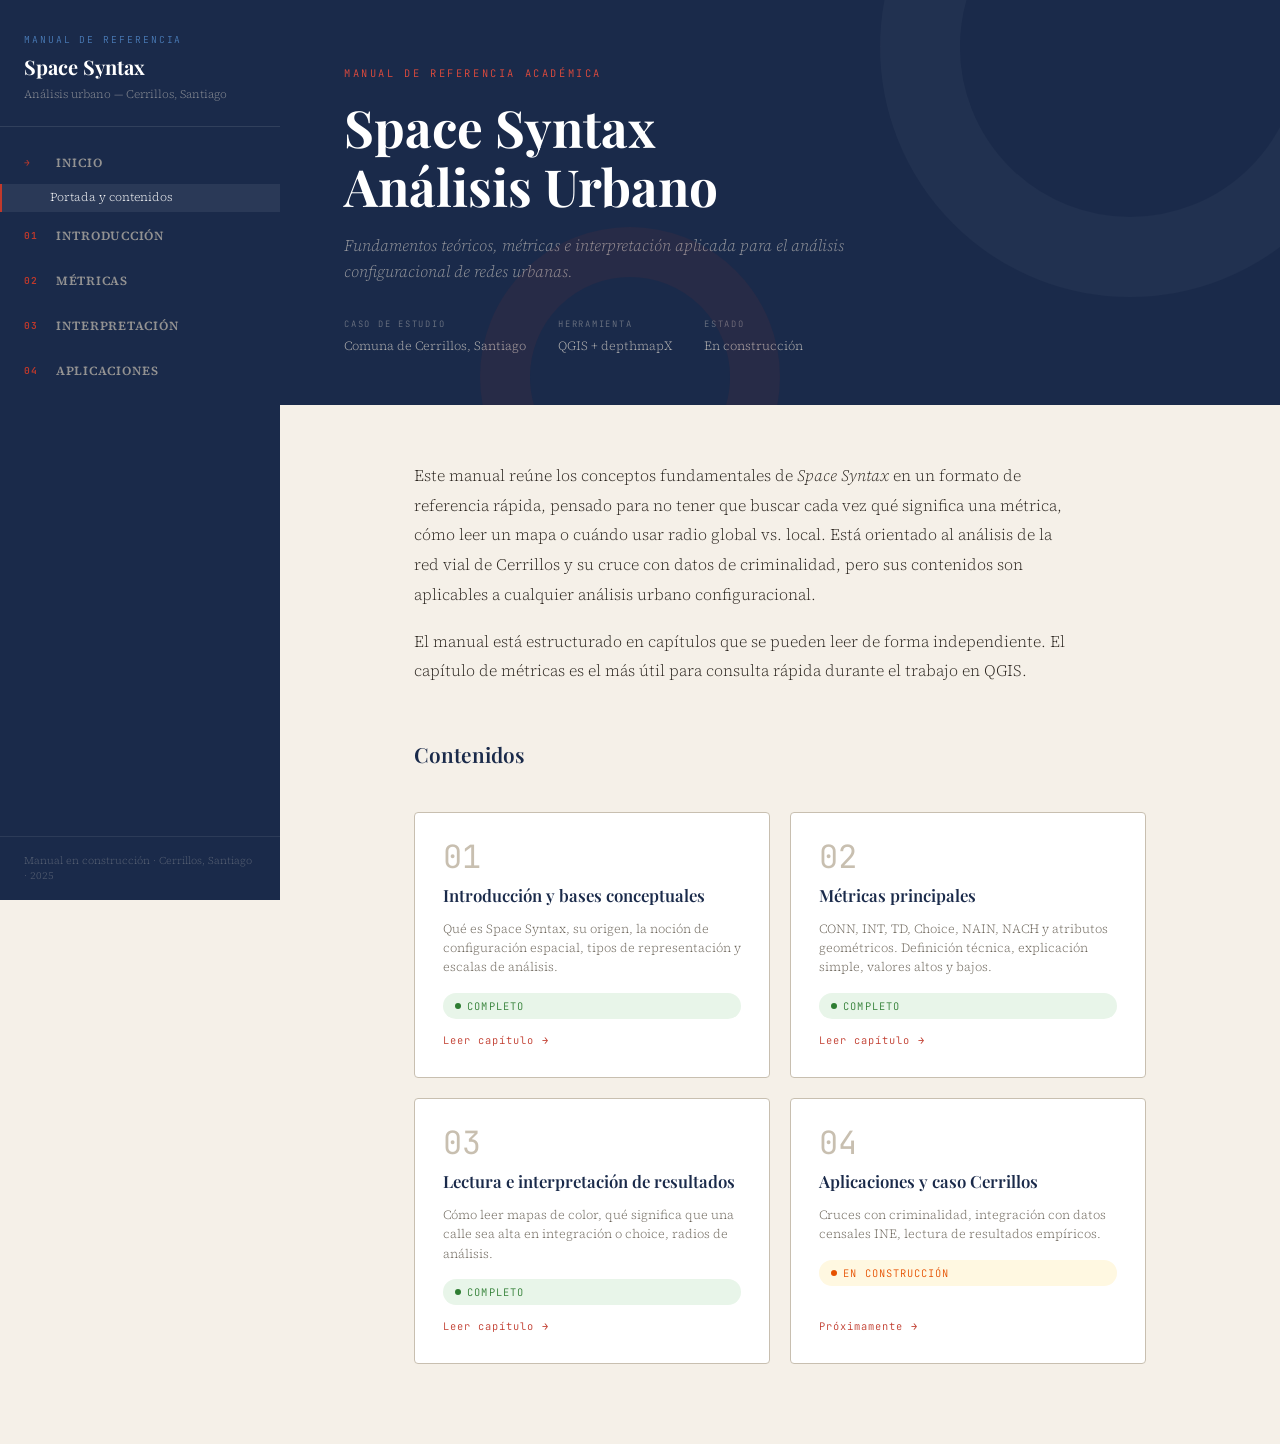
<file: index.html>
<!DOCTYPE html>
<html lang="es">
<head>
  <meta charset="UTF-8" />
  <meta name="viewport" content="width=device-width, initial-scale=1.0" />
  <title>Manual de Space Syntax — Cerrillos</title>
  <link rel="stylesheet" href="css/style.css" />
  <style>
    .home-intro {
      max-width: var(--content-max);
      margin: 0 auto;
      padding: 3.5rem 4rem 2rem;
    }
    .home-intro p {
      font-size: 1rem;
      line-height: 1.85;
      color: #2c2620;
      margin-bottom: 1.1rem;
      max-width: 660px;
    }
    .home-intro h2 {
      font-family: 'Playfair Display', serif;
      font-size: 1.5rem;
      color: var(--blue-deep);
      margin-bottom: 1.5rem;
      font-weight: 600;
    }
    .status-badge {
      display: inline-flex;
      align-items: center;
      gap: 0.4rem;
      background: #e8f5e9;
      color: #2e7d32;
      border-radius: 20px;
      padding: 0.25rem 0.75rem;
      font-family: 'JetBrains Mono', monospace;
      font-size: 0.65rem;
      letter-spacing: 0.1em;
      text-transform: uppercase;
    }
    .status-badge.wip {
      background: #fff8e1;
      color: #e65100;
    }
    .status-dot {
      width: 6px; height: 6px;
      border-radius: 50%;
      background: currentColor;
    }
    .index-card .status-badge {
      margin-top: 0.25rem;
    }
    .grid-section {
      max-width: var(--content-max);
      margin: 0 auto;
      padding: 0 4rem 5rem;
    }
    @media (max-width: 768px) {
      .home-intro, .grid-section { padding-left: 1.5rem; padding-right: 1.5rem; }
    }
  </style>
</head>
<body>

<button id="sidebar-toggle">☰</button>
<div id="progress-bar"></div>

<!-- ── Sidebar ── -->
<aside id="sidebar">
  <div class="sidebar-logo">
    <span class="label">Manual de referencia</span>
    <h1>Space Syntax</h1>
    <p>Análisis urbano — Cerrillos, Santiago</p>
  </div>

  <nav class="toc">
    <div class="toc-section open">
      <div class="toc-chapter">
        <span class="ch-num">→</span> Inicio
      </div>
      <div class="toc-items">
        <a class="toc-item active" href="index.html">Portada y contenidos</a>
      </div>
    </div>

    <div class="toc-section">
      <div class="toc-chapter">
        <span class="ch-num">01</span> Introducción
      </div>
      <div class="toc-items">
        <a class="toc-item" href="chapters/01-introduccion.html#presentacion">Presentación general</a>
        <a class="toc-item" href="chapters/01-introduccion.html#bases">Bases conceptuales</a>
        <a class="toc-item" href="chapters/01-introduccion.html#representaciones">Tipos de representación</a>
      </div>
    </div>

    <div class="toc-section">
      <div class="toc-chapter">
        <span class="ch-num">02</span> Métricas
      </div>
      <div class="toc-items">
        <a class="toc-item" href="chapters/02-metricas.html#conn">Connectivity (CONN)</a>
        <a class="toc-item" href="chapters/02-metricas.html#integration">Integration (INT)</a>
        <a class="toc-item" href="chapters/02-metricas.html#depth">Total Depth / Mean Depth</a>
        <a class="toc-item" href="chapters/02-metricas.html#choice">Choice (CH)</a>
        <a class="toc-item" href="chapters/02-metricas.html#nain">NAIN</a>
        <a class="toc-item" href="chapters/02-metricas.html#nach">NACH</a>
      </div>
    </div>

    <div class="toc-section">
      <div class="toc-chapter">
        <span class="ch-num">03</span> Interpretación
      </div>
      <div class="toc-items">
        <a class="toc-item" href="chapters/03-interpretacion.html#colores">Lectura de mapas de color</a>
        <a class="toc-item" href="chapters/03-interpretacion.html#alta-int">Calle alta en integración</a>
        <a class="toc-item" href="chapters/03-interpretacion.html#alto-choice">Calle alta en choice</a>
        <a class="toc-item" href="chapters/03-interpretacion.html#diferencias">Centralidad vs. paso</a>
        <a class="toc-item" href="chapters/03-interpretacion.html#radios">Radios de análisis</a>
      </div>
    </div>

    <div class="toc-section">
      <div class="toc-chapter">
        <span class="ch-num">04</span> Aplicaciones
      </div>
      <div class="toc-items">
        <a class="toc-item" href="chapters/04-aplicaciones.html">Próximamente</a>
      </div>
    </div>
  </nav>

  <div class="sidebar-footer">
    Manual en construcción · Cerrillos, Santiago · 2025
  </div>
</aside>

<!-- ── Main ── -->
<main id="main">
  <div class="page-hero">
    <div class="hero-eyebrow">Manual de referencia académica</div>
    <h1>Space Syntax<br>Análisis Urbano</h1>
    <p class="subtitle">Fundamentos teóricos, métricas e interpretación aplicada para el análisis configuracional de redes urbanas.</p>
    <div class="hero-meta">
      <div class="hero-meta-item">
        <span class="meta-label">Caso de estudio</span>
        <span class="meta-value">Comuna de Cerrillos, Santiago</span>
      </div>
      <div class="hero-meta-item">
        <span class="meta-label">Herramienta</span>
        <span class="meta-value">QGIS + depthmapX</span>
      </div>
      <div class="hero-meta-item">
        <span class="meta-label">Estado</span>
        <span class="meta-value">En construcción</span>
      </div>
    </div>
  </div>

  <div class="home-intro reveal">
    <p>
      Este manual reúne los conceptos fundamentales de <em>Space Syntax</em> en un formato de referencia rápida, pensado para no tener que buscar cada vez qué significa una métrica, cómo leer un mapa o cuándo usar radio global vs. local. Está orientado al análisis de la red vial de Cerrillos y su cruce con datos de criminalidad, pero sus contenidos son aplicables a cualquier análisis urbano configuracional.
    </p>
    <p>
      El manual está estructurado en capítulos que se pueden leer de forma independiente. El capítulo de métricas es el más útil para consulta rápida durante el trabajo en QGIS.
    </p>
  </div>

  <div class="grid-section">
    <h2 style="font-family:'Playfair Display',serif;font-size:1.3rem;color:var(--blue-deep);margin-bottom:1.5rem;font-weight:600;">Contenidos</h2>
    <div class="index-grid">

      <a class="index-card reveal" href="chapters/01-introduccion.html">
        <span class="card-num">01</span>
        <h3>Introducción y bases conceptuales</h3>
        <p>Qué es Space Syntax, su origen, la noción de configuración espacial, tipos de representación y escalas de análisis.</p>
        <span class="status-badge"><span class="status-dot"></span> Completo</span>
        <span class="card-arrow">Leer capítulo →</span>
      </a>

      <a class="index-card reveal" href="chapters/02-metricas.html">
        <span class="card-num">02</span>
        <h3>Métricas principales</h3>
        <p>CONN, INT, TD, Choice, NAIN, NACH y atributos geométricos. Definición técnica, explicación simple, valores altos y bajos.</p>
        <span class="status-badge"><span class="status-dot"></span> Completo</span>
        <span class="card-arrow">Leer capítulo →</span>
      </a>

      <a class="index-card reveal" href="chapters/03-interpretacion.html">
        <span class="card-num">03</span>
        <h3>Lectura e interpretación de resultados</h3>
        <p>Cómo leer mapas de color, qué significa que una calle sea alta en integración o choice, radios de análisis.</p>
        <span class="status-badge"><span class="status-dot"></span> Completo</span>
        <span class="card-arrow">Leer capítulo →</span>
      </a>

      <a class="index-card reveal" href="chapters/04-aplicaciones.html">
        <span class="card-num">04</span>
        <h3>Aplicaciones y caso Cerrillos</h3>
        <p>Cruces con criminalidad, integración con datos censales INE, lectura de resultados empíricos.</p>
        <span class="status-badge wip"><span class="status-dot"></span> En construcción</span>
        <span class="card-arrow">Próximamente →</span>
      </a>

    </div>
  </div>
</main>

<script src="js/main.js"></script>
</body>
</html>
</file>
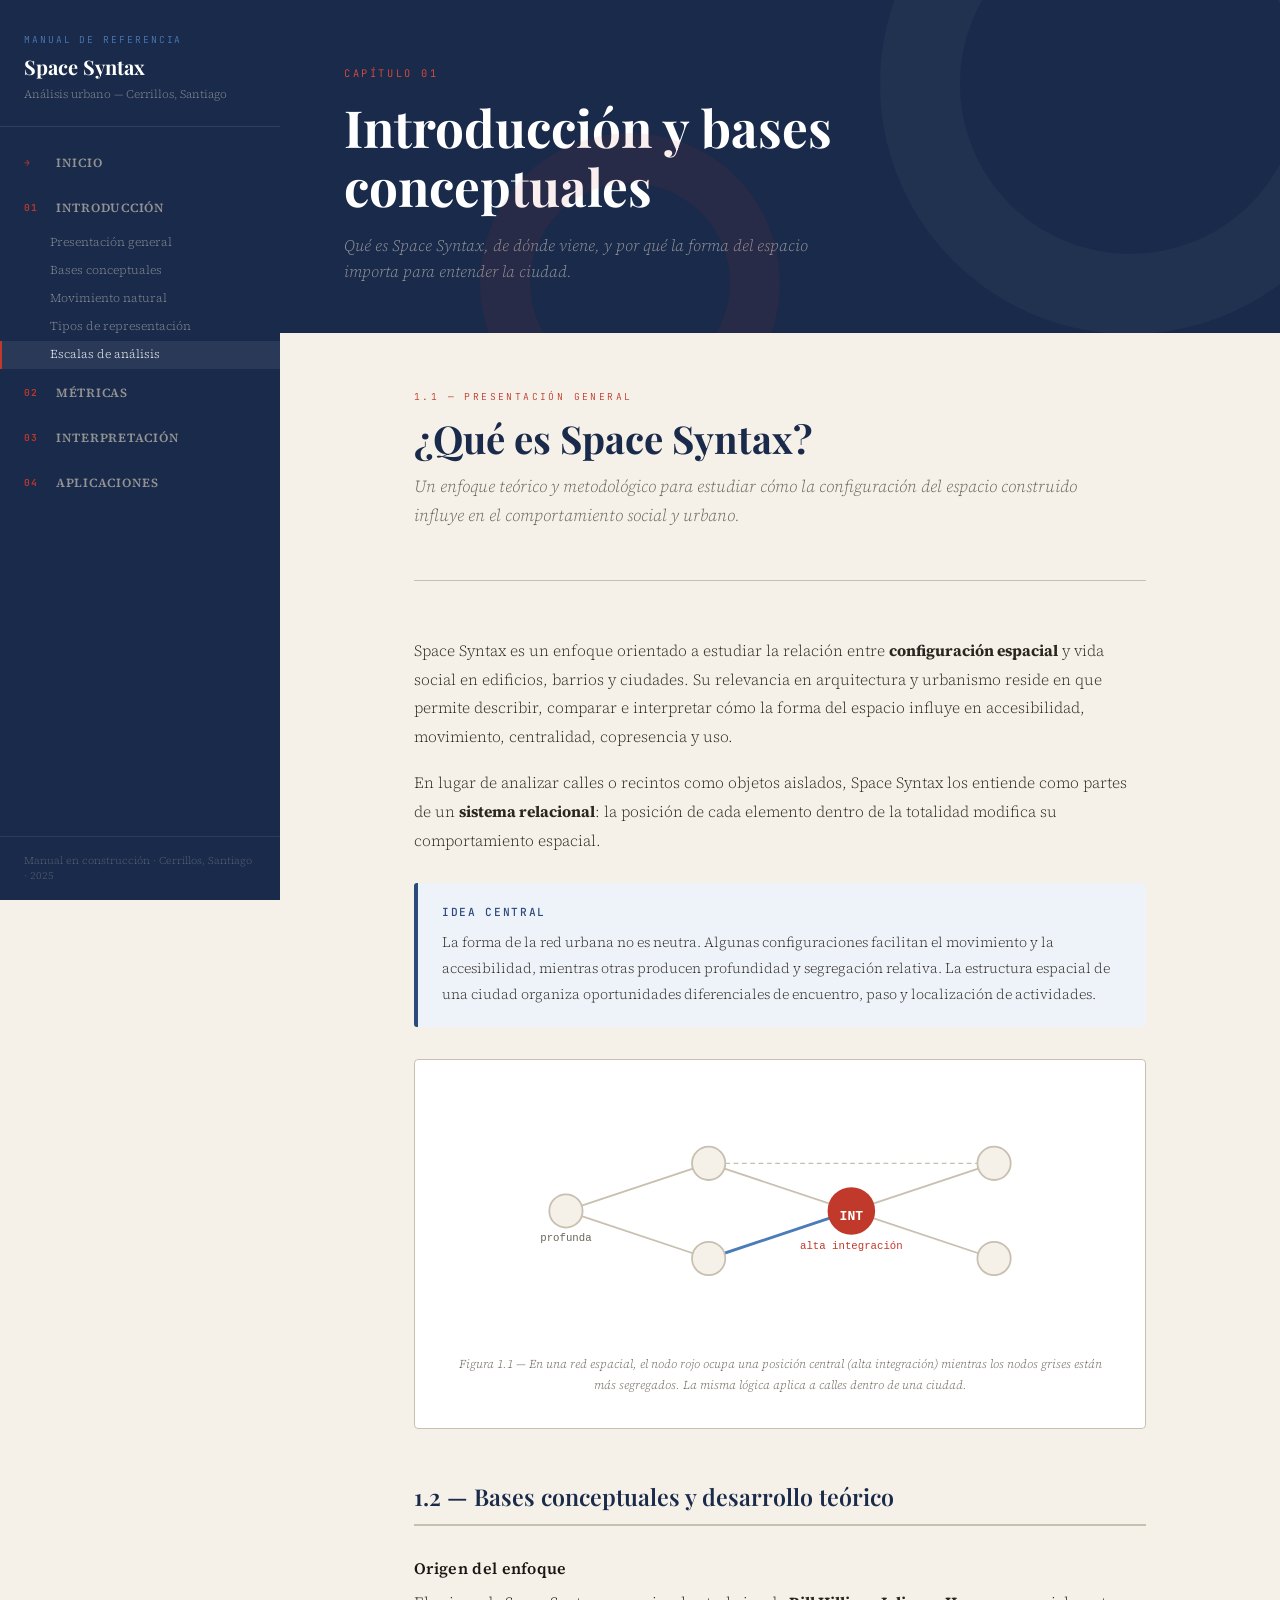
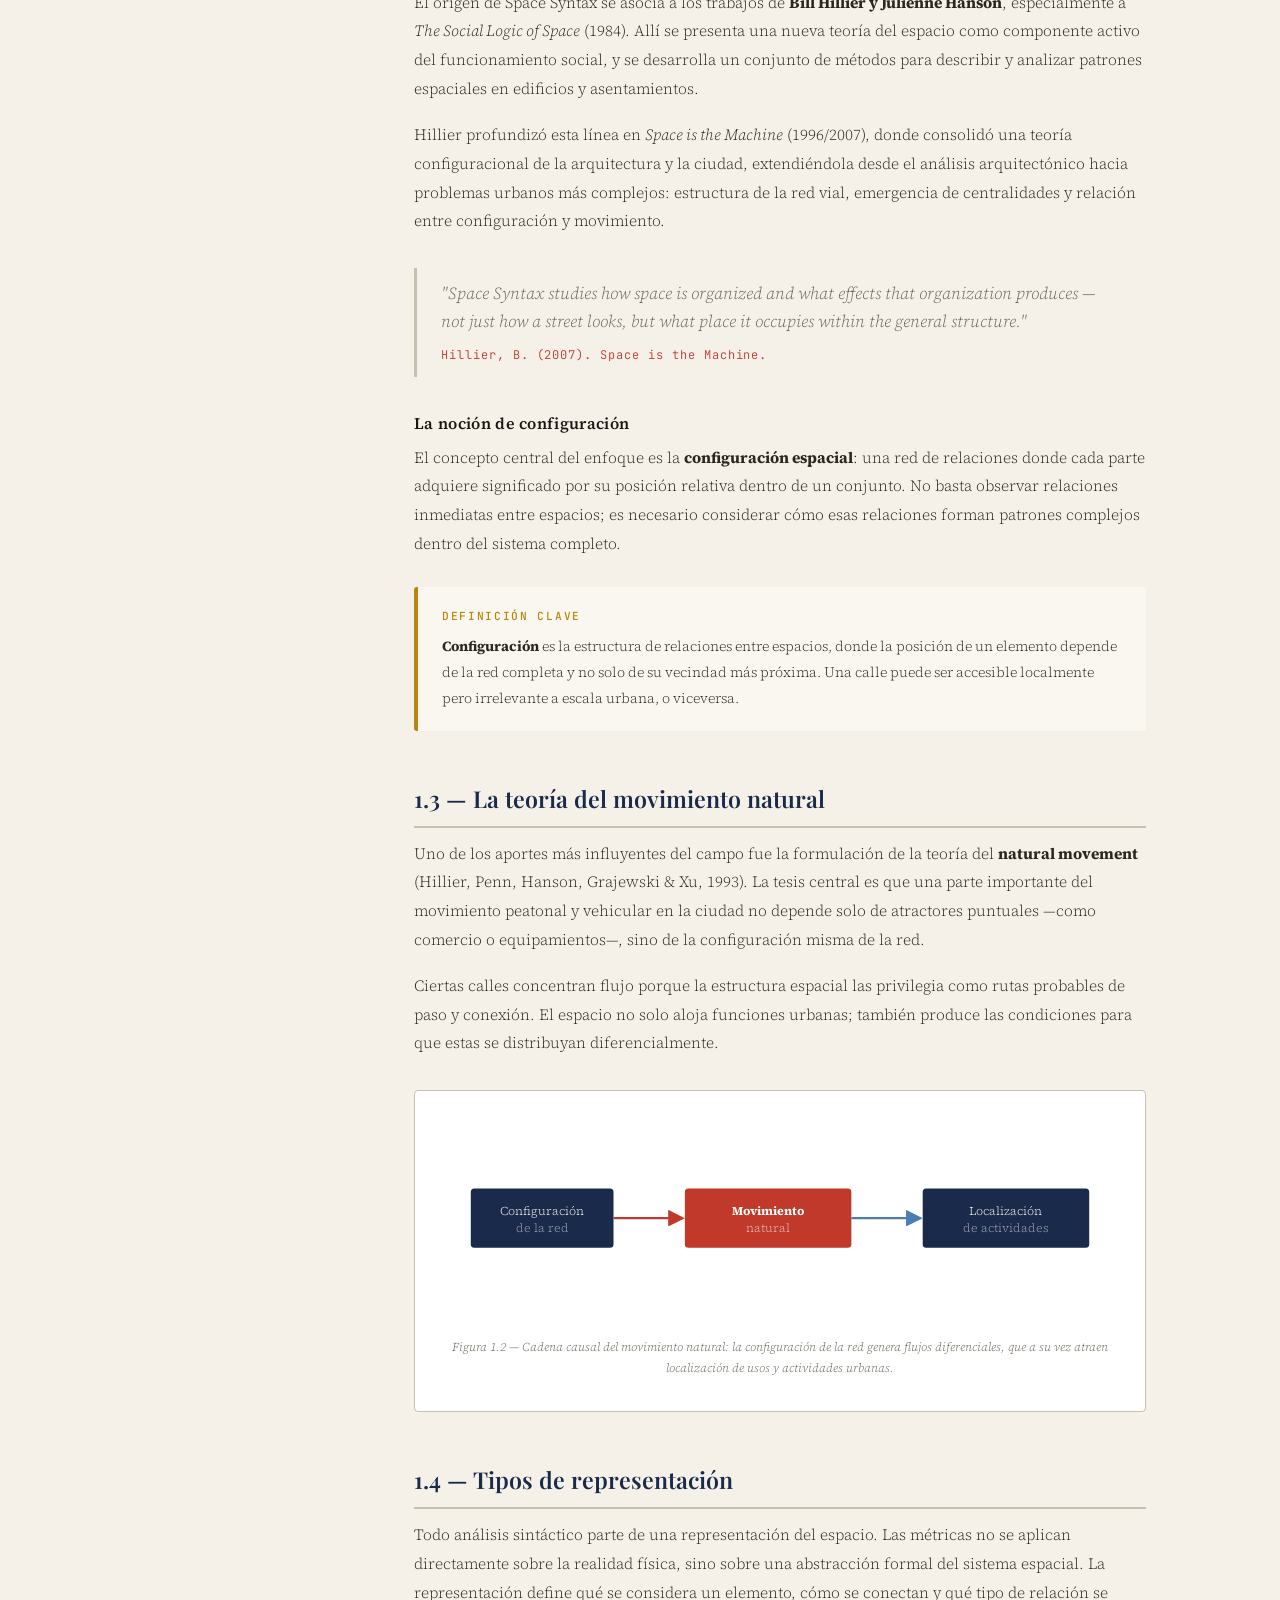
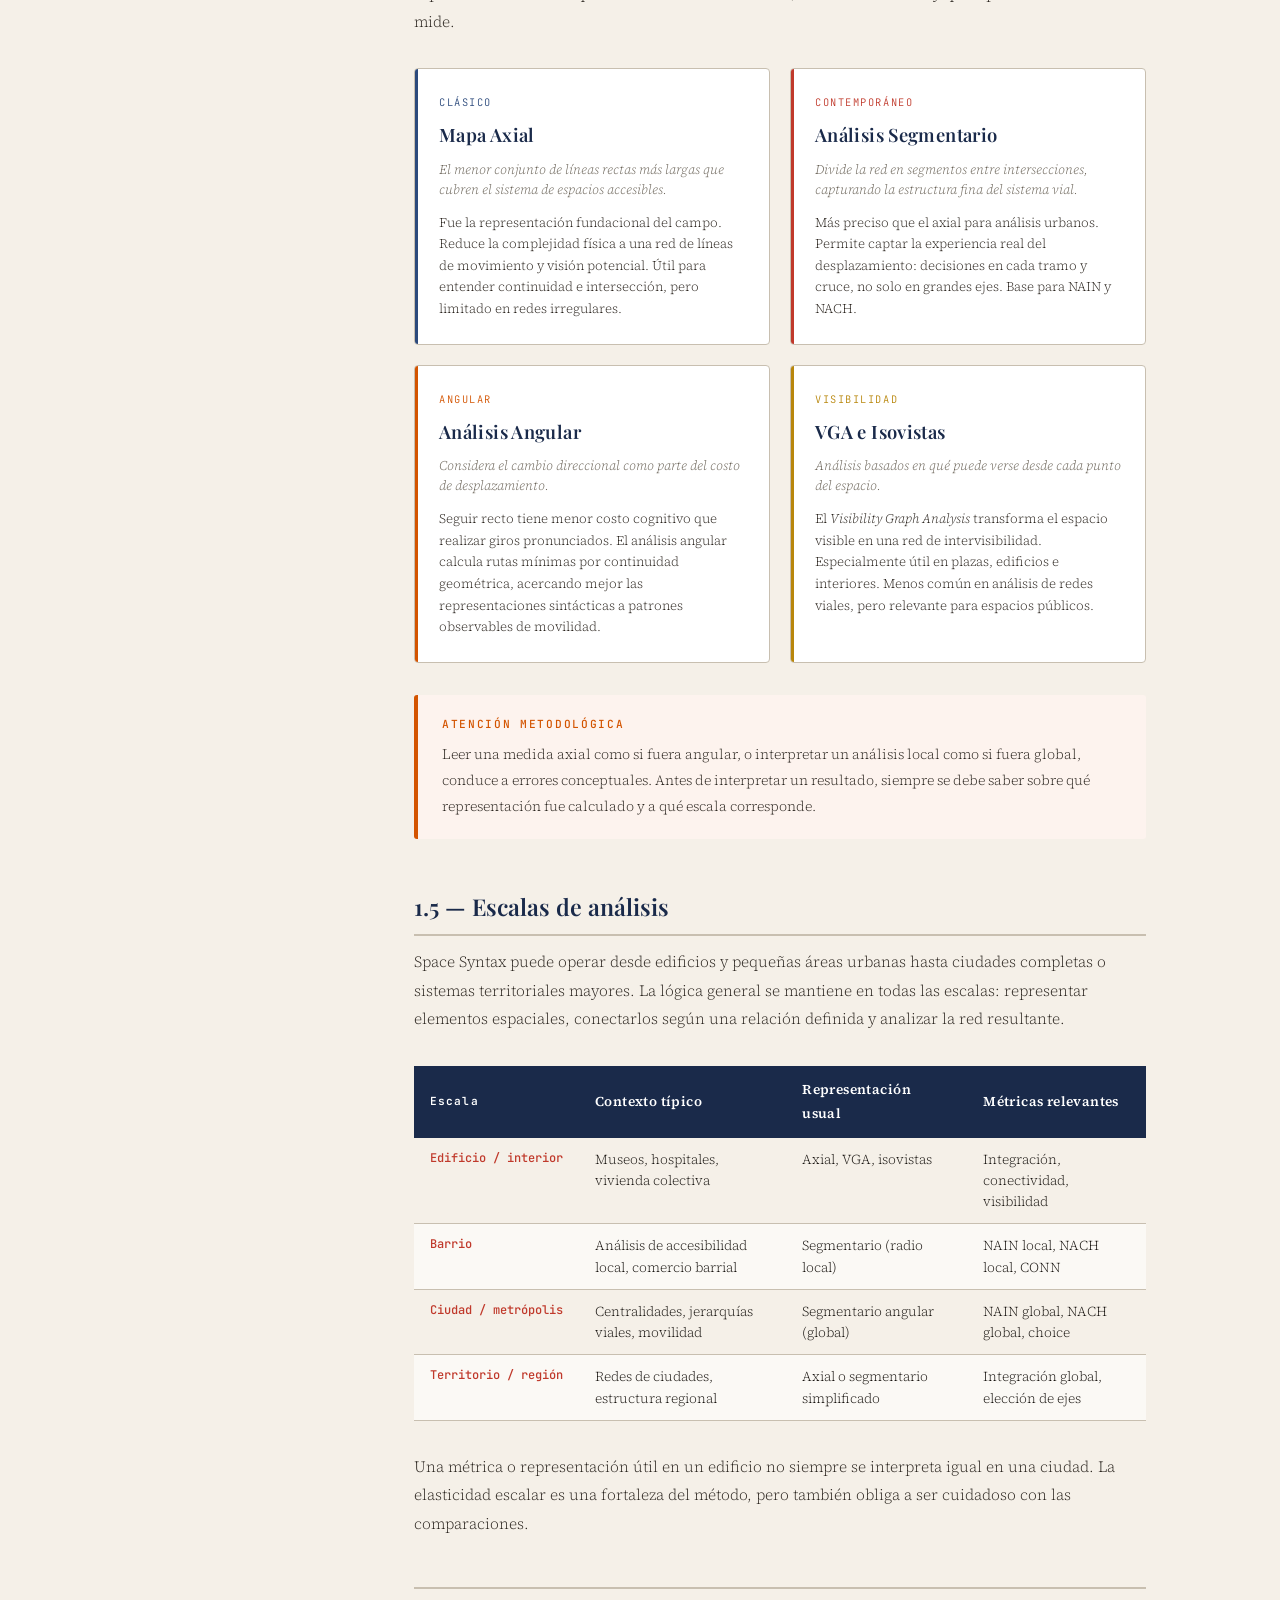
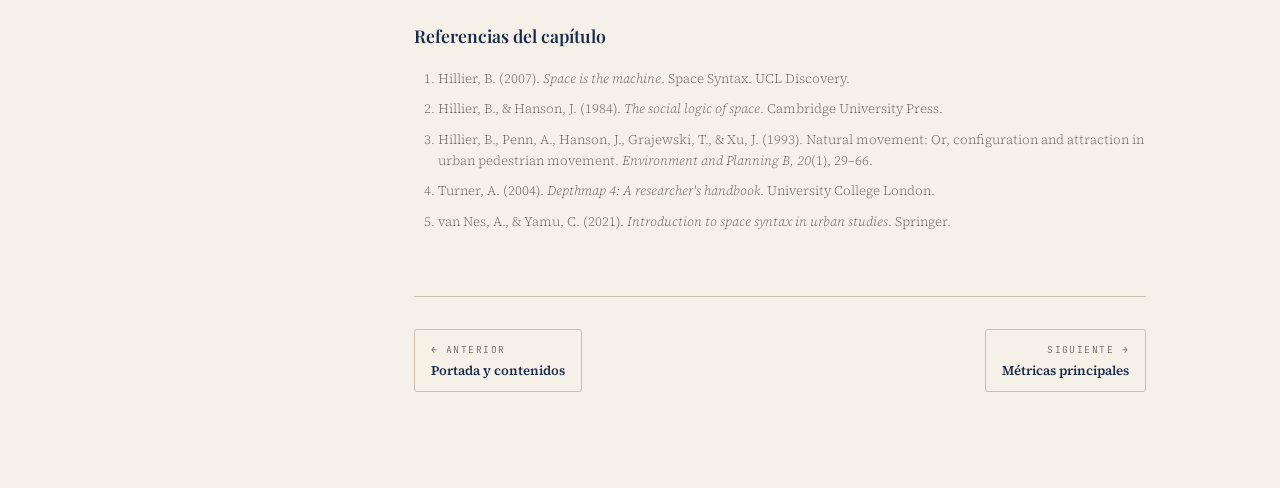
<file: chapters/01-introduccion.html>
<!DOCTYPE html>
<html lang="es">
<head>
  <meta charset="UTF-8" />
  <meta name="viewport" content="width=device-width, initial-scale=1.0" />
  <title>Cap. 1 — Introducción · Manual Space Syntax</title>
  <link rel="stylesheet" href="../css/style.css" />
</head>
<body>

<button id="sidebar-toggle">☰</button>
<div id="progress-bar"></div>

<aside id="sidebar">
  <div class="sidebar-logo">
    <span class="label">Manual de referencia</span>
    <h1>Space Syntax</h1>
    <p>Análisis urbano — Cerrillos, Santiago</p>
  </div>
  <nav class="toc">
    <div class="toc-section">
      <div class="toc-chapter"><span class="ch-num">→</span> Inicio</div>
      <div class="toc-items">
        <a class="toc-item" href="../index.html">Portada y contenidos</a>
      </div>
    </div>
    <div class="toc-section open">
      <div class="toc-chapter"><span class="ch-num">01</span> Introducción</div>
      <div class="toc-items">
        <a class="toc-item active" href="#presentacion">Presentación general</a>
        <a class="toc-item" href="#bases">Bases conceptuales</a>
        <a class="toc-item" href="#movimiento">Movimiento natural</a>
        <a class="toc-item" href="#representaciones">Tipos de representación</a>
        <a class="toc-item" href="#escalas">Escalas de análisis</a>
      </div>
    </div>
    <div class="toc-section">
      <div class="toc-chapter"><span class="ch-num">02</span> Métricas</div>
      <div class="toc-items">
        <a class="toc-item" href="02-metricas.html#conn">Connectivity (CONN)</a>
        <a class="toc-item" href="02-metricas.html#integration">Integration (INT)</a>
        <a class="toc-item" href="02-metricas.html#depth">Total Depth / Mean Depth</a>
        <a class="toc-item" href="02-metricas.html#choice">Choice (CH)</a>
        <a class="toc-item" href="02-metricas.html#nain">NAIN</a>
        <a class="toc-item" href="02-metricas.html#nach">NACH</a>
      </div>
    </div>
    <div class="toc-section">
      <div class="toc-chapter"><span class="ch-num">03</span> Interpretación</div>
      <div class="toc-items">
        <a class="toc-item" href="03-interpretacion.html#colores">Lectura de mapas</a>
        <a class="toc-item" href="03-interpretacion.html#diferencias">Centralidad vs. paso</a>
        <a class="toc-item" href="03-interpretacion.html#radios">Radios de análisis</a>
      </div>
    </div>
    <div class="toc-section">
      <div class="toc-chapter"><span class="ch-num">04</span> Aplicaciones</div>
      <div class="toc-items">
        <a class="toc-item" href="04-aplicaciones.html">Próximamente</a>
      </div>
    </div>
  </nav>
  <div class="sidebar-footer">Manual en construcción · Cerrillos, Santiago · 2025</div>
</aside>

<main id="main">
  <div class="page-hero">
    <div class="hero-eyebrow">Capítulo 01</div>
    <h1>Introducción y bases conceptuales</h1>
    <p class="subtitle">Qué es Space Syntax, de dónde viene, y por qué la forma del espacio importa para entender la ciudad.</p>
  </div>

  <div class="content-area">

    <!-- ── 1. Presentación ── -->
    <section data-section="presentacion" id="presentacion">
      <div class="chapter-intro reveal">
        <span class="chapter-number">1.1 — Presentación general</span>
        <h2>¿Qué es Space Syntax?</h2>
        <p class="lead">Un enfoque teórico y metodológico para estudiar cómo la configuración del espacio construido influye en el comportamiento social y urbano.</p>
      </div>

      <p class="reveal">Space Syntax es un enfoque orientado a estudiar la relación entre <strong>configuración espacial</strong> y vida social en edificios, barrios y ciudades. Su relevancia en arquitectura y urbanismo reside en que permite describir, comparar e interpretar cómo la forma del espacio influye en accesibilidad, movimiento, centralidad, copresencia y uso.</p>

      <p class="reveal">En lugar de analizar calles o recintos como objetos aislados, Space Syntax los entiende como partes de un <strong>sistema relacional</strong>: la posición de cada elemento dentro de la totalidad modifica su comportamiento espacial.</p>

      <div class="callout note reveal">
        <span class="callout-icon">Idea central</span>
        <p>La forma de la red urbana no es neutra. Algunas configuraciones facilitan el movimiento y la accesibilidad, mientras otras producen profundidad y segregación relativa. La estructura espacial de una ciudad organiza oportunidades diferenciales de encuentro, paso y localización de actividades.</p>
      </div>

      <!-- SVG: grafo conceptual simple -->
      <figure class="diagram-container reveal">
        <svg viewBox="0 0 560 200" xmlns="http://www.w3.org/2000/svg" style="max-width:100%;height:auto;">
          <!-- nodos -->
          <defs>
            <marker id="arr" markerWidth="6" markerHeight="6" refX="5" refY="3" orient="auto">
              <path d="M0,0 L6,3 L0,6 Z" fill="#4a7cb8"/>
            </marker>
          </defs>
          <!-- líneas de conexión -->
          <line x1="100" y1="100" x2="220" y2="60"  stroke="#c8bfb0" stroke-width="1.5"/>
          <line x1="100" y1="100" x2="220" y2="140" stroke="#c8bfb0" stroke-width="1.5"/>
          <line x1="220" y1="60"  x2="340" y2="100" stroke="#c8bfb0" stroke-width="1.5"/>
          <line x1="220" y1="140" x2="340" y2="100" stroke="#4a7cb8" stroke-width="2.5"/>
          <line x1="340" y1="100" x2="460" y2="60"  stroke="#c8bfb0" stroke-width="1.5"/>
          <line x1="340" y1="100" x2="460" y2="140" stroke="#c8bfb0" stroke-width="1.5"/>
          <line x1="220" y1="60"  x2="460" y2="60"  stroke="#c8bfb0" stroke-width="1" stroke-dasharray="4,3"/>
          <!-- nodos segregados -->
          <circle cx="100" cy="100" r="14" fill="#f5f0e8" stroke="#c8bfb0" stroke-width="1.5"/>
          <circle cx="220" cy="60"  r="14" fill="#f5f0e8" stroke="#c8bfb0" stroke-width="1.5"/>
          <circle cx="220" cy="140" r="14" fill="#f5f0e8" stroke="#c8bfb0" stroke-width="1.5"/>
          <!-- nodo integrado -->
          <circle cx="340" cy="100" r="20" fill="#c0392b" stroke="none"/>
          <circle cx="460" cy="60"  r="14" fill="#f5f0e8" stroke="#c8bfb0" stroke-width="1.5"/>
          <circle cx="460" cy="140" r="14" fill="#f5f0e8" stroke="#c8bfb0" stroke-width="1.5"/>
          <!-- etiquetas -->
          <text x="340" y="105" text-anchor="middle" dominant-baseline="middle" font-size="11" fill="white" font-family="monospace" font-weight="bold">INT</text>
          <text x="340" y="132" text-anchor="middle" font-size="9" fill="#c0392b" font-family="monospace">alta integración</text>
          <text x="100" y="125" text-anchor="middle" font-size="9" fill="#6b6459" font-family="monospace">profunda</text>
        </svg>
        <figcaption>Figura 1.1 — En una red espacial, el nodo rojo ocupa una posición central (alta integración) mientras los nodos grises están más segregados. La misma lógica aplica a calles dentro de una ciudad.</figcaption>
      </figure>
    </section>

    <!-- ── 2. Bases conceptuales ── -->
    <section data-section="bases" id="bases">
      <h3>1.2 — Bases conceptuales y desarrollo teórico</h3>

      <h4>Origen del enfoque</h4>
      <p class="reveal">El origen de Space Syntax se asocia a los trabajos de <strong>Bill Hillier y Julienne Hanson</strong>, especialmente a <em>The Social Logic of Space</em> (1984). Allí se presenta una nueva teoría del espacio como componente activo del funcionamiento social, y se desarrolla un conjunto de métodos para describir y analizar patrones espaciales en edificios y asentamientos.</p>

      <p class="reveal">Hillier profundizó esta línea en <em>Space is the Machine</em> (1996/2007), donde consolidó una teoría configuracional de la arquitectura y la ciudad, extendiéndola desde el análisis arquitectónico hacia problemas urbanos más complejos: estructura de la red vial, emergencia de centralidades y relación entre configuración y movimiento.</p>

      <blockquote class="reveal">
        "Space Syntax studies how space is organized and what effects that organization produces — not just how a street looks, but what place it occupies within the general structure."
        <cite>Hillier, B. (2007). Space is the Machine.</cite>
      </blockquote>

      <h4>La noción de configuración</h4>
      <p class="reveal">El concepto central del enfoque es la <strong>configuración espacial</strong>: una red de relaciones donde cada parte adquiere significado por su posición relativa dentro de un conjunto. No basta observar relaciones inmediatas entre espacios; es necesario considerar cómo esas relaciones forman patrones complejos dentro del sistema completo.</p>

      <div class="callout definition reveal">
        <span class="callout-icon">Definición clave</span>
        <p><strong>Configuración</strong> es la estructura de relaciones entre espacios, donde la posición de un elemento depende de la red completa y no solo de su vecindad más próxima. Una calle puede ser accesible localmente pero irrelevante a escala urbana, o viceversa.</p>
      </div>
    </section>

    <!-- ── 3. Movimiento natural ── -->
    <section data-section="movimiento" id="movimiento">
      <h3>1.3 — La teoría del movimiento natural</h3>

      <p class="reveal">Uno de los aportes más influyentes del campo fue la formulación de la teoría del <strong>natural movement</strong> (Hillier, Penn, Hanson, Grajewski & Xu, 1993). La tesis central es que una parte importante del movimiento peatonal y vehicular en la ciudad no depende solo de atractores puntuales —como comercio o equipamientos—, sino de la configuración misma de la red.</p>

      <p class="reveal">Ciertas calles concentran flujo porque la estructura espacial las privilegia como rutas probables de paso y conexión. El espacio no solo aloja funciones urbanas; también produce las condiciones para que estas se distribuyan diferencialmente.</p>

      <!-- Diagrama flujo / movimiento -->
      <figure class="diagram-container reveal">
        <svg viewBox="0 0 560 160" xmlns="http://www.w3.org/2000/svg" style="max-width:100%;height:auto;">
          <defs>
            <marker id="arr2" markerWidth="7" markerHeight="7" refX="6" refY="3.5" orient="auto">
              <path d="M0,0 L7,3.5 L0,7 Z" fill="#c0392b"/>
            </marker>
            <marker id="arr3" markerWidth="7" markerHeight="7" refX="6" refY="3.5" orient="auto">
              <path d="M0,0 L7,3.5 L0,7 Z" fill="#4a7cb8"/>
            </marker>
          </defs>
          <!-- cajas -->
          <rect x="20"  y="55" width="120" height="50" rx="3" fill="#1a2a4a" />
          <rect x="200" y="55" width="140" height="50" rx="3" fill="#c0392b" />
          <rect x="400" y="55" width="140" height="50" rx="3" fill="#1a2a4a" />
          <!-- flechas -->
          <line x1="140" y1="80" x2="198" y2="80" stroke="#c0392b" stroke-width="2" marker-end="url(#arr2)"/>
          <line x1="340" y1="80" x2="398" y2="80" stroke="#4a7cb8" stroke-width="2" marker-end="url(#arr3)"/>
          <!-- textos -->
          <text x="80"  y="77" text-anchor="middle" font-size="10" fill="white" font-family="'Source Serif 4',serif">Configuración</text>
          <text x="80"  y="92" text-anchor="middle" font-size="10" fill="rgba(255,255,255,0.6)" font-family="'Source Serif 4',serif">de la red</text>
          <text x="270" y="77" text-anchor="middle" font-size="10" fill="white" font-family="'Source Serif 4',serif" font-weight="bold">Movimiento</text>
          <text x="270" y="92" text-anchor="middle" font-size="10" fill="rgba(255,255,255,0.7)" font-family="'Source Serif 4',serif">natural</text>
          <text x="470" y="77" text-anchor="middle" font-size="10" fill="white" font-family="'Source Serif 4',serif">Localización</text>
          <text x="470" y="92" text-anchor="middle" font-size="10" fill="rgba(255,255,255,0.6)" font-family="'Source Serif 4',serif">de actividades</text>
        </svg>
        <figcaption>Figura 1.2 — Cadena causal del movimiento natural: la configuración de la red genera flujos diferenciales, que a su vez atraen localización de usos y actividades urbanas.</figcaption>
      </figure>
    </section>

    <!-- ── 4. Representaciones ── -->
    <section data-section="representaciones" id="representaciones">
      <h3>1.4 — Tipos de representación</h3>

      <p class="reveal">Todo análisis sintáctico parte de una representación del espacio. Las métricas no se aplican directamente sobre la realidad física, sino sobre una abstracción formal del sistema espacial. La representación define qué se considera un elemento, cómo se conectan y qué tipo de relación se mide.</p>

      <div class="metric-grid reveal">
        <div class="metric-card blue">
          <span class="metric-tag">Clásico</span>
          <h4>Mapa Axial</h4>
          <p class="simple-def">El menor conjunto de líneas rectas más largas que cubren el sistema de espacios accesibles.</p>
          <p>Fue la representación fundacional del campo. Reduce la complejidad física a una red de líneas de movimiento y visión potencial. Útil para entender continuidad e intersección, pero limitado en redes irregulares.</p>
        </div>

        <div class="metric-card">
          <span class="metric-tag">Contemporáneo</span>
          <h4>Análisis Segmentario</h4>
          <p class="simple-def">Divide la red en segmentos entre intersecciones, capturando la estructura fina del sistema vial.</p>
          <p>Más preciso que el axial para análisis urbanos. Permite captar la experiencia real del desplazamiento: decisiones en cada tramo y cruce, no solo en grandes ejes. Base para NAIN y NACH.</p>
        </div>

        <div class="metric-card warm">
          <span class="metric-tag">Angular</span>
          <h4>Análisis Angular</h4>
          <p class="simple-def">Considera el cambio direccional como parte del costo de desplazamiento.</p>
          <p>Seguir recto tiene menor costo cognitivo que realizar giros pronunciados. El análisis angular calcula rutas mínimas por continuidad geométrica, acercando mejor las representaciones sintácticas a patrones observables de movilidad.</p>
        </div>

        <div class="metric-card gold">
          <span class="metric-tag">Visibilidad</span>
          <h4>VGA e Isovistas</h4>
          <p class="simple-def">Análisis basados en qué puede verse desde cada punto del espacio.</p>
          <p>El <em>Visibility Graph Analysis</em> transforma el espacio visible en una red de intervisibilidad. Especialmente útil en plazas, edificios e interiores. Menos común en análisis de redes viales, pero relevante para espacios públicos.</p>
        </div>
      </div>

      <div class="callout warning reveal">
        <span class="callout-icon">Atención metodológica</span>
        <p>Leer una medida axial como si fuera angular, o interpretar un análisis local como si fuera global, conduce a errores conceptuales. Antes de interpretar un resultado, siempre se debe saber sobre qué representación fue calculado y a qué escala corresponde.</p>
      </div>
    </section>

    <!-- ── 5. Escalas ── -->
    <section data-section="escalas" id="escalas">
      <h3>1.5 — Escalas de análisis</h3>

      <p class="reveal">Space Syntax puede operar desde edificios y pequeñas áreas urbanas hasta ciudades completas o sistemas territoriales mayores. La lógica general se mantiene en todas las escalas: representar elementos espaciales, conectarlos según una relación definida y analizar la red resultante.</p>

      <!-- tabla de escalas -->
      <table class="comparison-table reveal">
        <thead>
          <tr>
            <th>Escala</th>
            <th>Contexto típico</th>
            <th>Representación usual</th>
            <th>Métricas relevantes</th>
          </tr>
        </thead>
        <tbody>
          <tr>
            <td>Edificio / interior</td>
            <td>Museos, hospitales, vivienda colectiva</td>
            <td>Axial, VGA, isovistas</td>
            <td>Integración, conectividad, visibilidad</td>
          </tr>
          <tr>
            <td>Barrio</td>
            <td>Análisis de accesibilidad local, comercio barrial</td>
            <td>Segmentario (radio local)</td>
            <td>NAIN local, NACH local, CONN</td>
          </tr>
          <tr>
            <td>Ciudad / metrópolis</td>
            <td>Centralidades, jerarquías viales, movilidad</td>
            <td>Segmentario angular (global)</td>
            <td>NAIN global, NACH global, choice</td>
          </tr>
          <tr>
            <td>Territorio / región</td>
            <td>Redes de ciudades, estructura regional</td>
            <td>Axial o segmentario simplificado</td>
            <td>Integración global, elección de ejes</td>
          </tr>
        </tbody>
      </table>

      <p class="reveal">Una métrica o representación útil en un edificio no siempre se interpreta igual en una ciudad. La elasticidad escalar es una fortaleza del método, pero también obliga a ser cuidadoso con las comparaciones.</p>
    </section>

    <!-- Referencias -->
    <div class="references reveal">
      <h3>Referencias del capítulo</h3>
      <ol>
        <li>Hillier, B. (2007). <em>Space is the machine</em>. Space Syntax. UCL Discovery.</li>
        <li>Hillier, B., & Hanson, J. (1984). <em>The social logic of space</em>. Cambridge University Press.</li>
        <li>Hillier, B., Penn, A., Hanson, J., Grajewski, T., & Xu, J. (1993). Natural movement: Or, configuration and attraction in urban pedestrian movement. <em>Environment and Planning B, 20</em>(1), 29–66.</li>
        <li>Turner, A. (2004). <em>Depthmap 4: A researcher's handbook</em>. University College London.</li>
        <li>van Nes, A., & Yamu, C. (2021). <em>Introduction to space syntax in urban studies</em>. Springer.</li>
      </ol>
    </div>

    <!-- Nav entre capítulos -->
    <div class="chapter-nav">
      <a href="../index.html">
        <span class="nav-label">← Anterior</span>
        <span class="nav-title">Portada y contenidos</span>
      </a>
      <a href="02-metricas.html" class="next">
        <span class="nav-label">Siguiente →</span>
        <span class="nav-title">Métricas principales</span>
      </a>
    </div>

  </div><!-- /content-area -->
</main>

<script src="../js/main.js"></script>
</body>
</html>
</file>
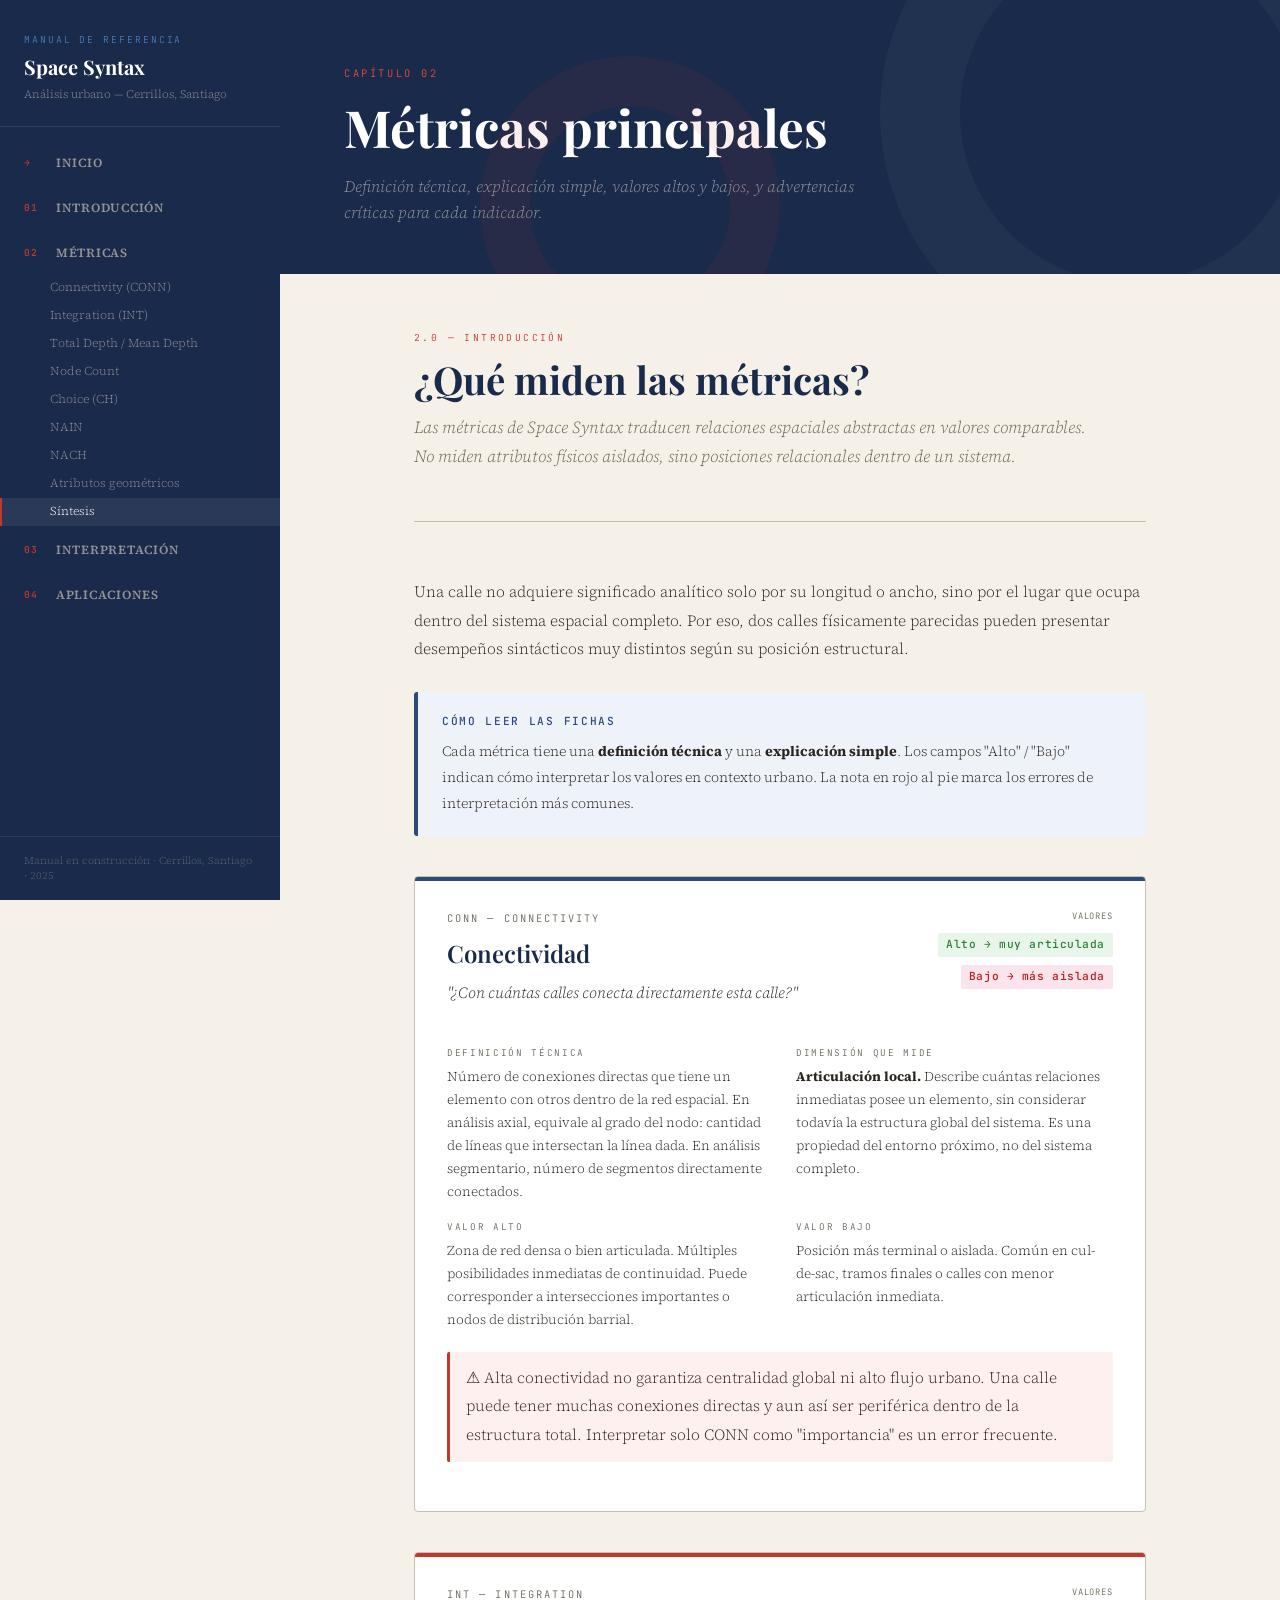
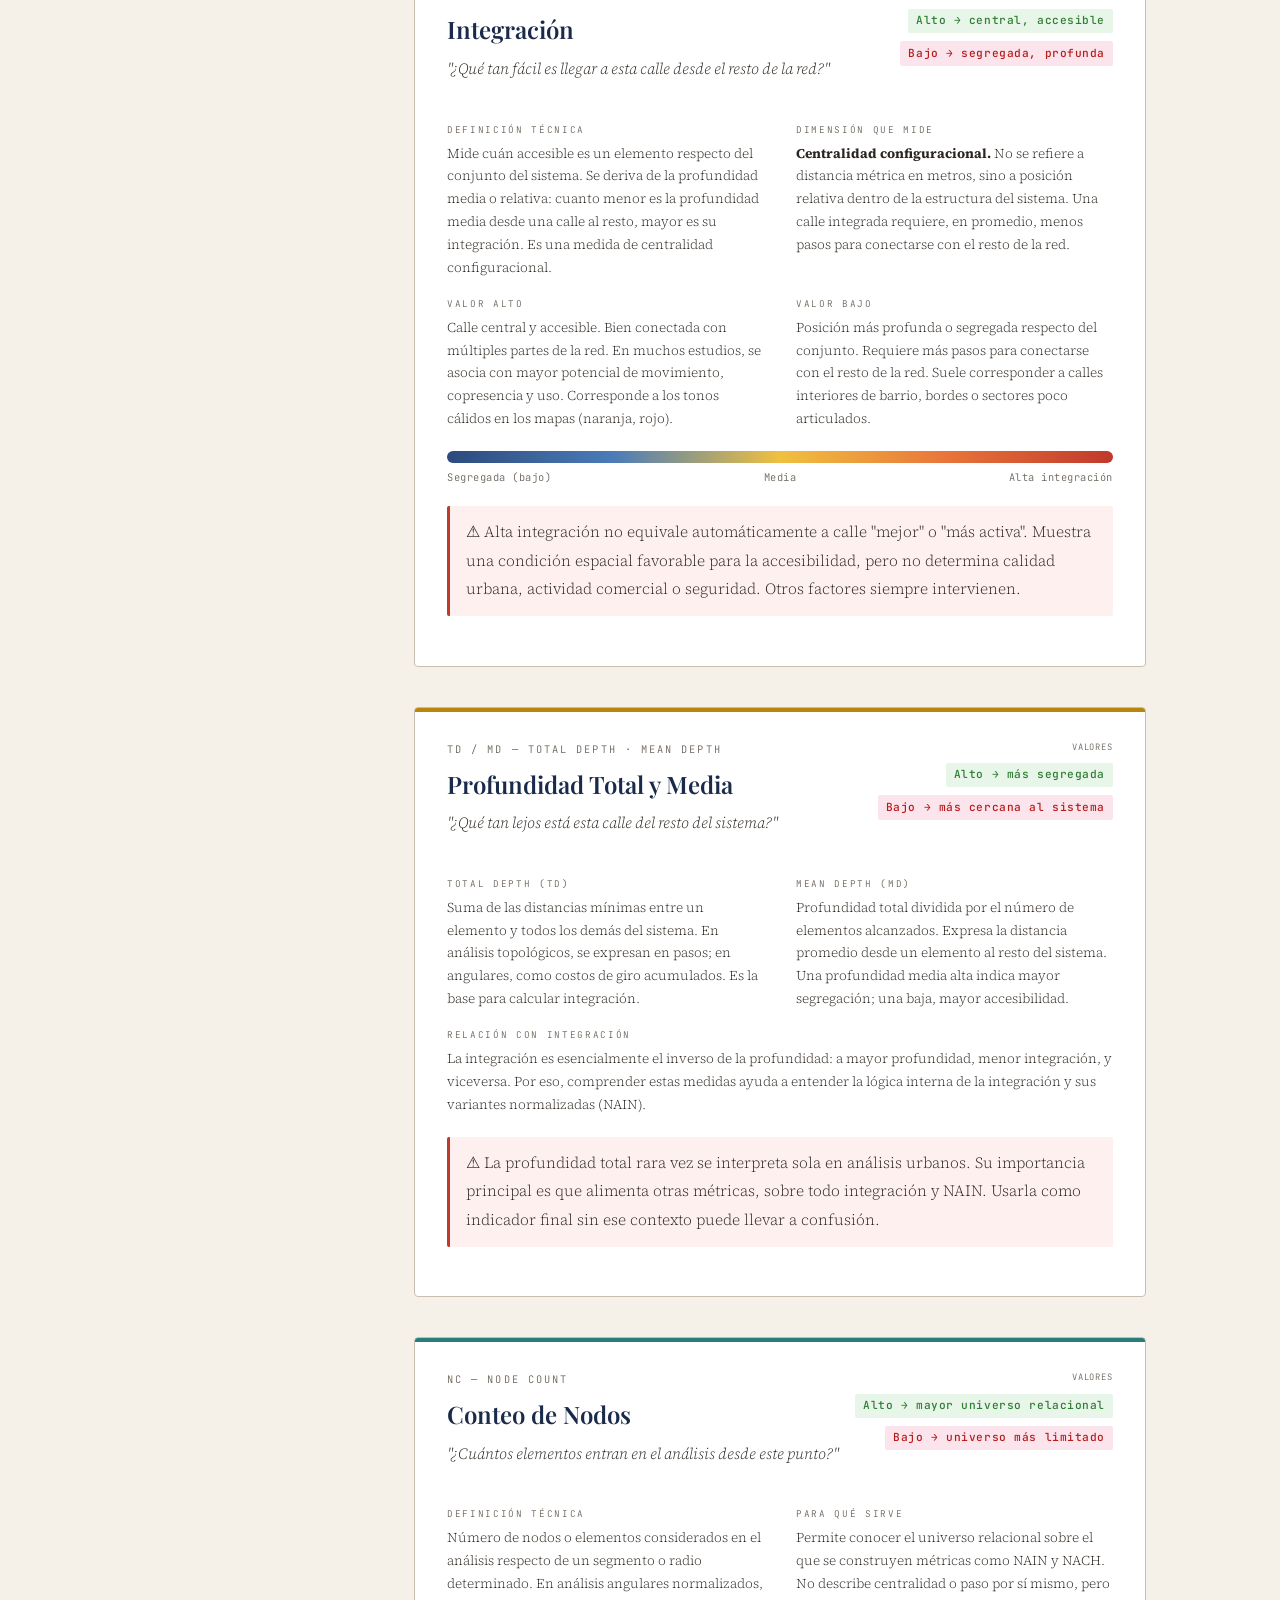
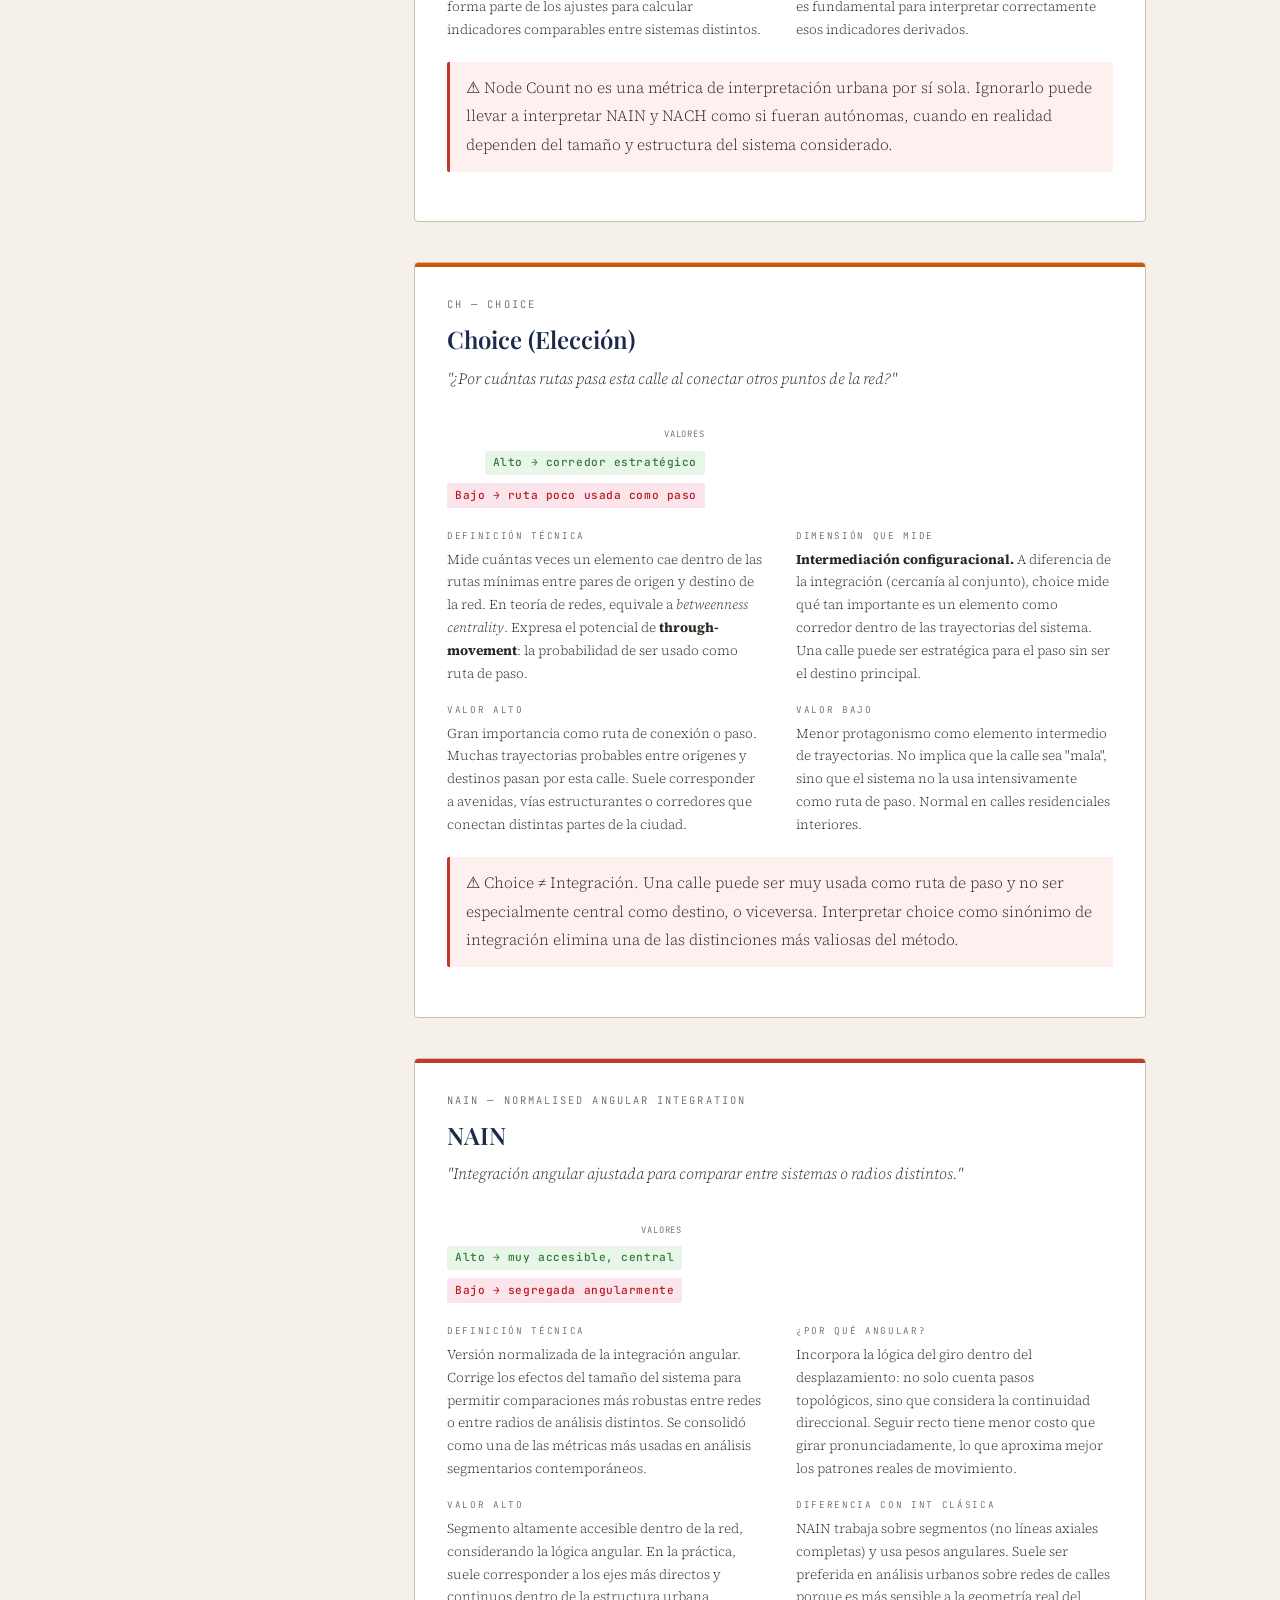
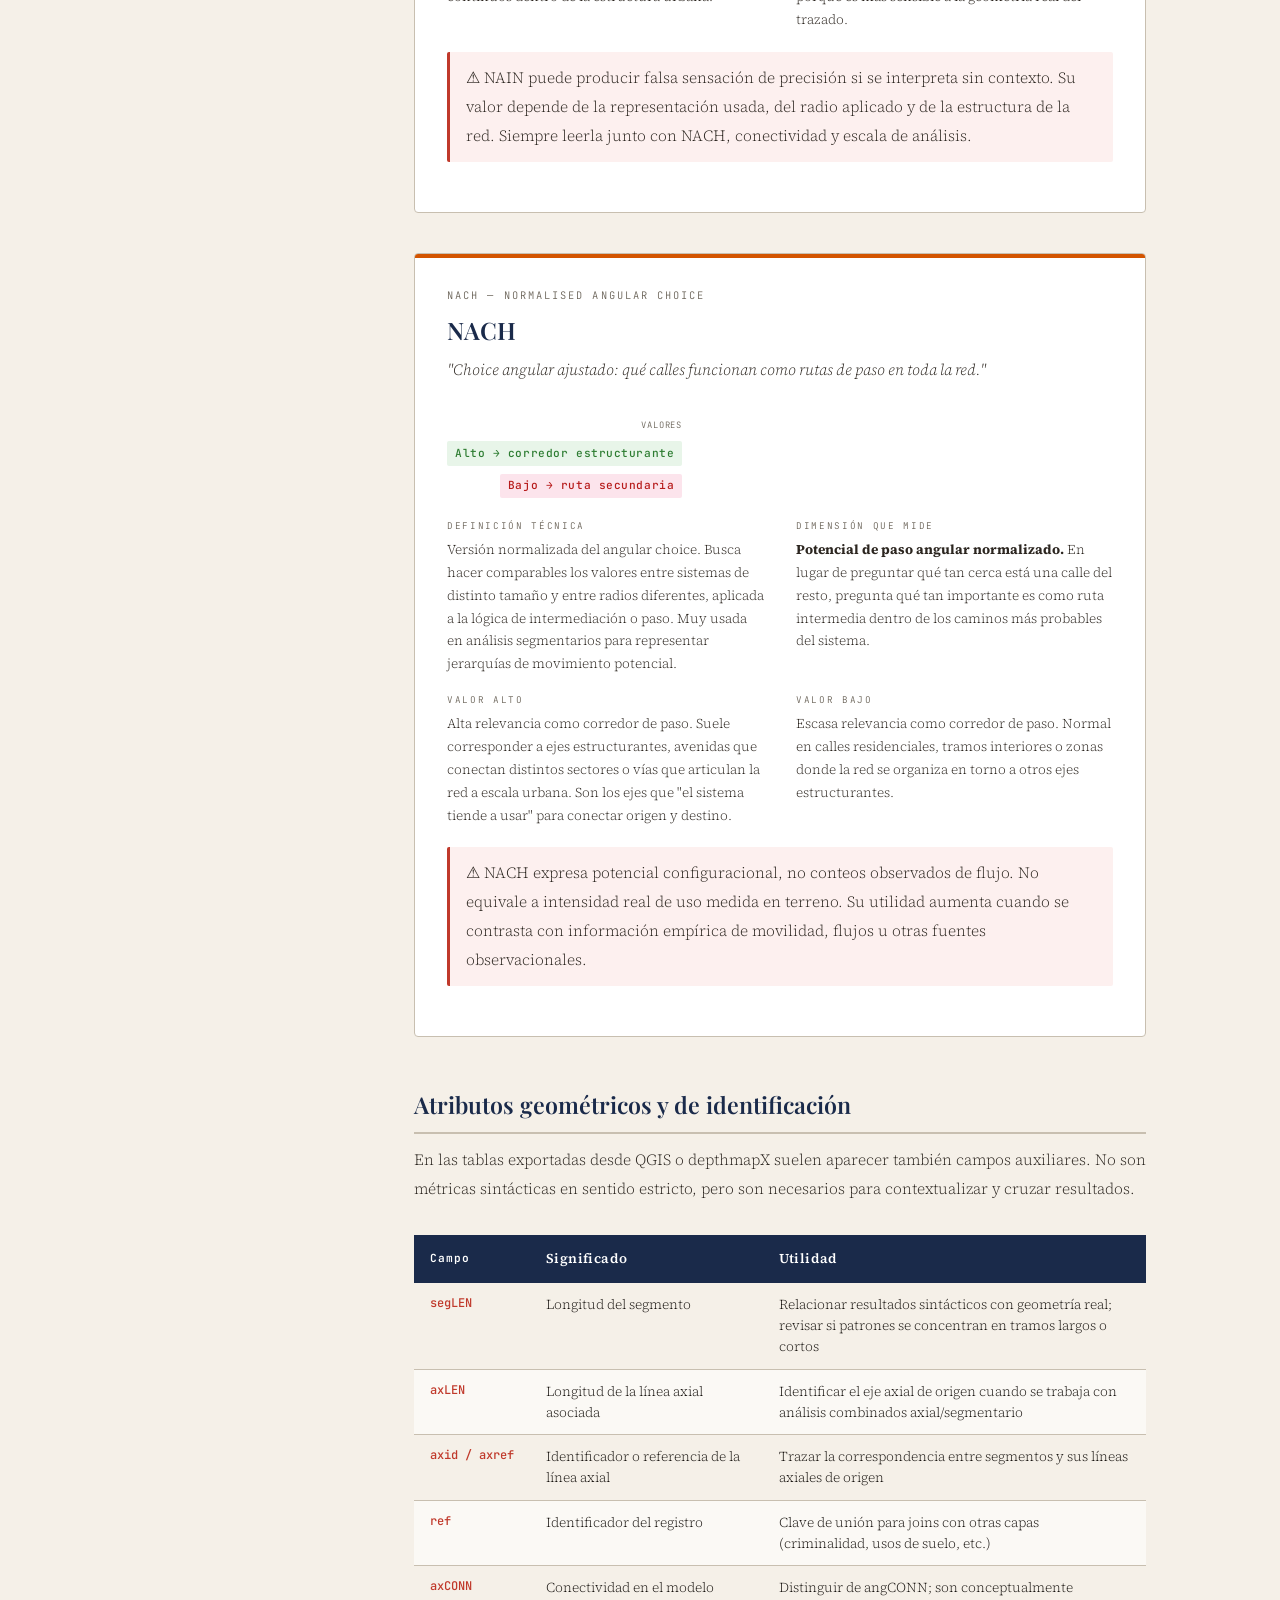
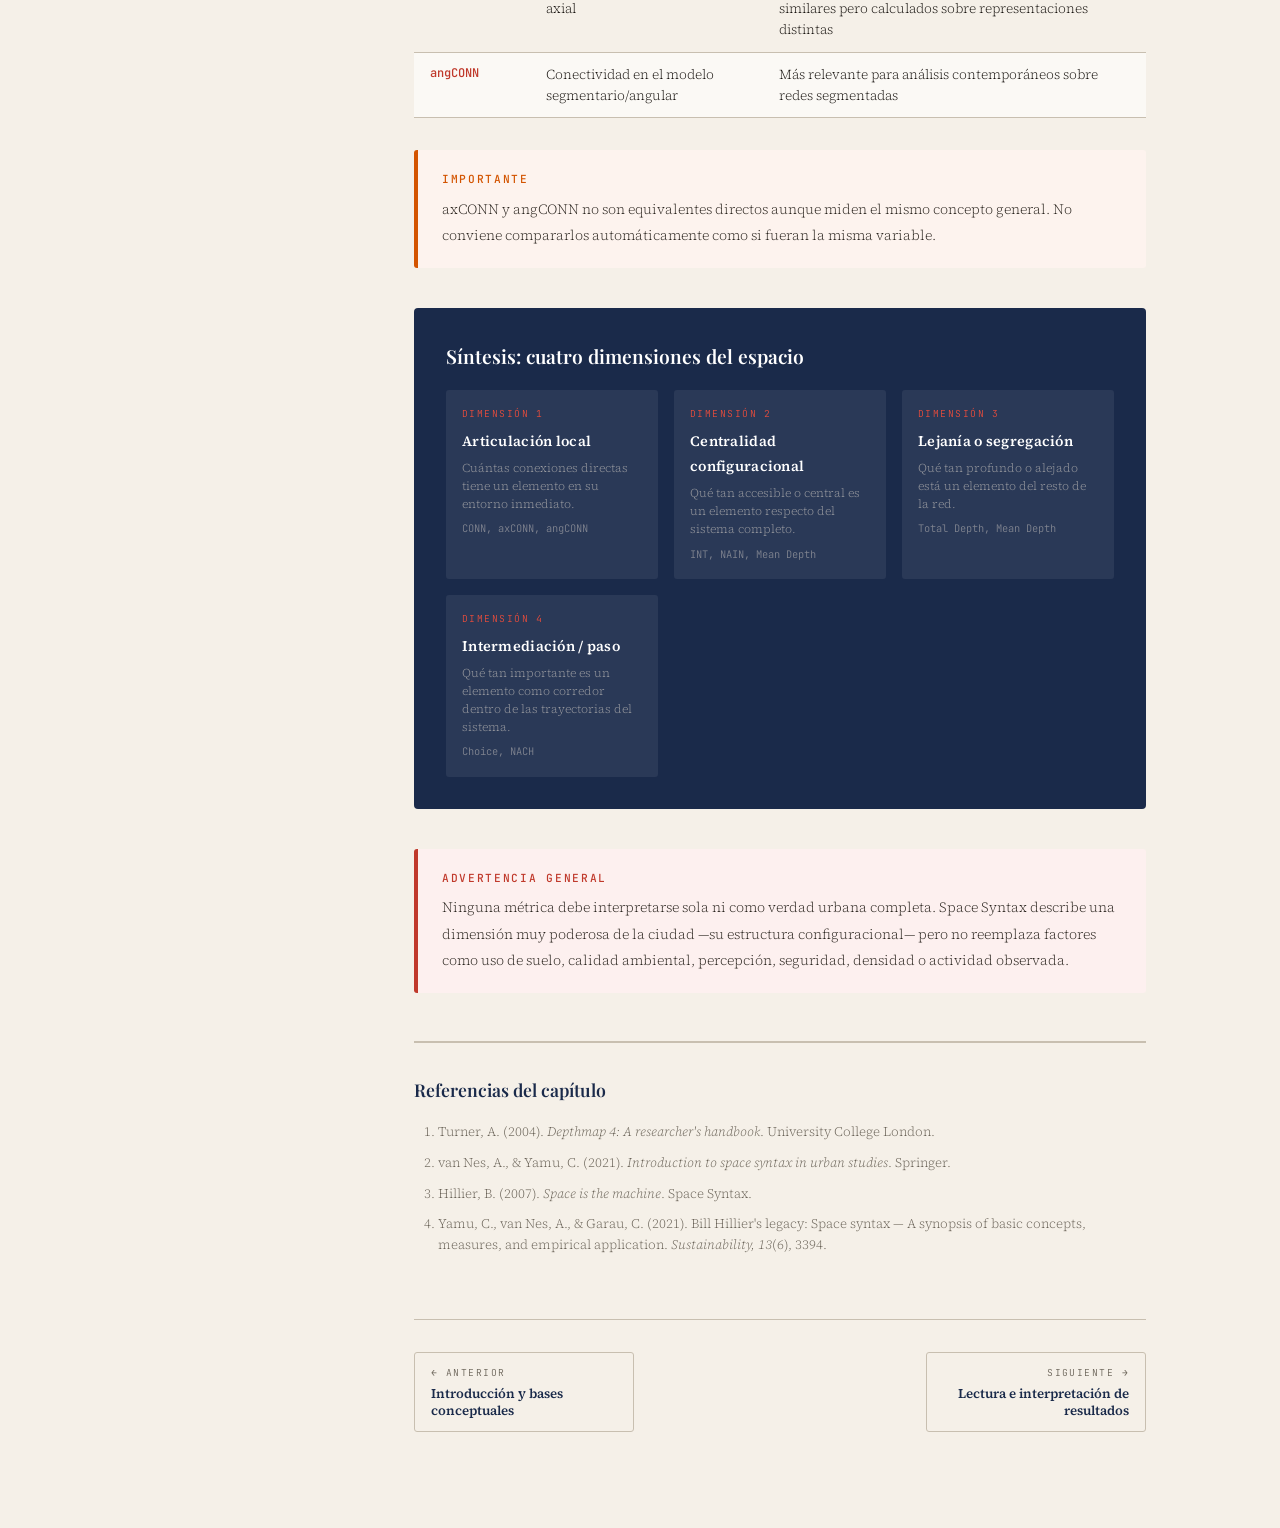
<file: chapters/02-metricas.html>
<!DOCTYPE html>
<html lang="es">
<head>
  <meta charset="UTF-8" />
  <meta name="viewport" content="width=device-width, initial-scale=1.0" />
  <title>Cap. 2 — Métricas · Manual Space Syntax</title>
  <link rel="stylesheet" href="../css/style.css" />
  <style>
    .metric-full {
      background: #fff;
      border: 1px solid var(--rule);
      border-radius: 4px;
      padding: 2rem;
      margin: 2.5rem 0;
      position: relative;
      overflow: hidden;
    }
    .metric-full::before {
      content: '';
      position: absolute;
      top: 0; left: 0;
      width: 100%; height: 4px;
    }
    .metric-full.red::before   { background: var(--accent); }
    .metric-full.blue::before  { background: var(--blue-mid); }
    .metric-full.gold::before  { background: var(--gold); }
    .metric-full.warm::before  { background: var(--accent-warm); }
    .metric-full.teal::before  { background: #2a7d7b; }

    .metric-header {
      display: flex;
      align-items: flex-start;
      justify-content: space-between;
      gap: 1rem;
      margin-bottom: 1.25rem;
      flex-wrap: wrap;
    }
    .metric-header-left {}
    .metric-abbrev {
      font-family: 'JetBrains Mono', monospace;
      font-size: 0.65rem;
      letter-spacing: 0.2em;
      text-transform: uppercase;
      color: var(--muted);
      display: block;
      margin-bottom: 0.3rem;
    }
    .metric-header h3 {
      font-family: 'Playfair Display', serif;
      font-size: 1.5rem;
      color: var(--blue-deep);
      margin: 0;
      border: none;
      padding: 0;
    }
    .metric-simple {
      font-style: italic;
      font-size: 0.9rem;
      color: var(--muted);
      margin-top: 0.3rem;
    }

    .hilo-badges {
      display: flex;
      gap: 0.5rem;
      flex-direction: column;
      align-items: flex-end;
      min-width: 140px;
    }
    .hilo-label {
      font-family: 'JetBrains Mono', monospace;
      font-size: 0.55rem;
      letter-spacing: 0.1em;
      text-transform: uppercase;
      color: var(--muted);
      text-align: right;
    }

    .metric-body {
      display: grid;
      grid-template-columns: 1fr 1fr;
      gap: 1rem 2rem;
      margin-top: 1rem;
    }
    @media (max-width: 600px) {
      .metric-body { grid-template-columns: 1fr; }
      .hilo-badges { align-items: flex-start; }
    }

    .metric-section-label {
      font-family: 'JetBrains Mono', monospace;
      font-size: 0.58rem;
      letter-spacing: 0.18em;
      text-transform: uppercase;
      color: var(--muted);
      margin-bottom: 0.3rem;
      display: block;
    }
    .metric-body p {
      font-size: 0.84rem;
      line-height: 1.7;
      margin-bottom: 0;
    }
    .metric-body .span-2 {
      grid-column: 1 / -1;
    }

    .critical-note {
      margin-top: 1.25rem;
      padding: 0.75rem 1rem;
      background: #fdf0ef;
      border-left: 3px solid var(--accent);
      border-radius: 2px;
      font-size: 0.8rem;
      color: #5a1a15;
      line-height: 1.6;
    }
    .critical-note::before {
      content: '⚠ ';
      font-style: normal;
    }

    .synthesis-box {
      background: var(--blue-deep);
      color: #e8e0d4;
      border-radius: 4px;
      padding: 2rem;
      margin: 2.5rem 0;
    }
    .synthesis-box h3 {
      color: #fff;
      font-family: 'Playfair Display', serif;
      font-size: 1.2rem;
      border: none;
      padding: 0;
      margin-top: 0;
      margin-bottom: 1rem;
    }
    .synthesis-grid {
      display: grid;
      grid-template-columns: repeat(auto-fit, minmax(180px, 1fr));
      gap: 1rem;
    }
    .synthesis-item {
      background: rgba(255,255,255,0.07);
      border-radius: 3px;
      padding: 1rem;
    }
    .synthesis-item .dim-label {
      font-family: 'JetBrains Mono', monospace;
      font-size: 0.6rem;
      letter-spacing: 0.15em;
      text-transform: uppercase;
      color: var(--accent-light);
      display: block;
      margin-bottom: 0.4rem;
    }
    .synthesis-item h4 {
      font-size: 0.9rem;
      color: #fff;
      margin: 0 0 0.3rem;
      font-family: 'Source Serif 4', serif;
    }
    .synthesis-item p {
      font-size: 0.75rem;
      color: rgba(232,224,212,0.6);
      margin: 0;
      line-height: 1.5;
    }
    .synthesis-item .metrics-list {
      font-family: 'JetBrains Mono', monospace;
      font-size: 0.65rem;
      color: rgba(232,224,212,0.45);
      margin-top: 0.4rem;
    }
  </style>
</head>
<body>

<button id="sidebar-toggle">☰</button>
<div id="progress-bar"></div>

<aside id="sidebar">
  <div class="sidebar-logo">
    <span class="label">Manual de referencia</span>
    <h1>Space Syntax</h1>
    <p>Análisis urbano — Cerrillos, Santiago</p>
  </div>
  <nav class="toc">
    <div class="toc-section">
      <div class="toc-chapter"><span class="ch-num">→</span> Inicio</div>
      <div class="toc-items">
        <a class="toc-item" href="../index.html">Portada y contenidos</a>
      </div>
    </div>
    <div class="toc-section">
      <div class="toc-chapter"><span class="ch-num">01</span> Introducción</div>
      <div class="toc-items">
        <a class="toc-item" href="01-introduccion.html#presentacion">Presentación general</a>
        <a class="toc-item" href="01-introduccion.html#bases">Bases conceptuales</a>
        <a class="toc-item" href="01-introduccion.html#representaciones">Tipos de representación</a>
      </div>
    </div>
    <div class="toc-section open">
      <div class="toc-chapter"><span class="ch-num">02</span> Métricas</div>
      <div class="toc-items">
        <a class="toc-item active" href="#conn">Connectivity (CONN)</a>
        <a class="toc-item" href="#integration">Integration (INT)</a>
        <a class="toc-item" href="#depth">Total Depth / Mean Depth</a>
        <a class="toc-item" href="#nodecount">Node Count</a>
        <a class="toc-item" href="#choice">Choice (CH)</a>
        <a class="toc-item" href="#nain">NAIN</a>
        <a class="toc-item" href="#nach">NACH</a>
        <a class="toc-item" href="#geometricos">Atributos geométricos</a>
        <a class="toc-item" href="#sintesis">Síntesis</a>
      </div>
    </div>
    <div class="toc-section">
      <div class="toc-chapter"><span class="ch-num">03</span> Interpretación</div>
      <div class="toc-items">
        <a class="toc-item" href="03-interpretacion.html#colores">Lectura de mapas</a>
        <a class="toc-item" href="03-interpretacion.html#diferencias">Centralidad vs. paso</a>
        <a class="toc-item" href="03-interpretacion.html#radios">Radios de análisis</a>
      </div>
    </div>
    <div class="toc-section">
      <div class="toc-chapter"><span class="ch-num">04</span> Aplicaciones</div>
      <div class="toc-items">
        <a class="toc-item" href="04-aplicaciones.html">Próximamente</a>
      </div>
    </div>
  </nav>
  <div class="sidebar-footer">Manual en construcción · Cerrillos, Santiago · 2025</div>
</aside>

<main id="main">
  <div class="page-hero">
    <div class="hero-eyebrow">Capítulo 02</div>
    <h1>Métricas principales</h1>
    <p class="subtitle">Definición técnica, explicación simple, valores altos y bajos, y advertencias críticas para cada indicador.</p>
  </div>

  <div class="content-area">

    <div class="chapter-intro reveal">
      <span class="chapter-number">2.0 — Introducción</span>
      <h2>¿Qué miden las métricas?</h2>
      <p class="lead">Las métricas de Space Syntax traducen relaciones espaciales abstractas en valores comparables. No miden atributos físicos aislados, sino posiciones relacionales dentro de un sistema.</p>
    </div>

    <p class="reveal">Una calle no adquiere significado analítico solo por su longitud o ancho, sino por el lugar que ocupa dentro del sistema espacial completo. Por eso, dos calles físicamente parecidas pueden presentar desempeños sintácticos muy distintos según su posición estructural.</p>

    <div class="callout note reveal">
      <span class="callout-icon">Cómo leer las fichas</span>
      <p>Cada métrica tiene una <strong>definición técnica</strong> y una <strong>explicación simple</strong>. Los campos "Alto" / "Bajo" indican cómo interpretar los valores en contexto urbano. La nota en rojo al pie marca los errores de interpretación más comunes.</p>
    </div>

    <!-- ── CONN ── -->
    <section data-section="conn" id="conn">
      <div class="metric-full blue reveal">
        <div class="metric-header">
          <div class="metric-header-left">
            <span class="metric-abbrev">CONN — Connectivity</span>
            <h3>Conectividad</h3>
            <p class="metric-simple">"¿Con cuántas calles conecta directamente esta calle?"</p>
          </div>
          <div class="hilo-badges">
            <span class="hilo-label">Valores</span>
            <span class="badge high">Alto → muy articulada</span>
            <span class="badge low">Bajo → más aislada</span>
          </div>
        </div>
        <div class="metric-body">
          <div>
            <span class="metric-section-label">Definición técnica</span>
            <p>Número de conexiones directas que tiene un elemento con otros dentro de la red espacial. En análisis axial, equivale al grado del nodo: cantidad de líneas que intersectan la línea dada. En análisis segmentario, número de segmentos directamente conectados.</p>
          </div>
          <div>
            <span class="metric-section-label">Dimensión que mide</span>
            <p><strong>Articulación local.</strong> Describe cuántas relaciones inmediatas posee un elemento, sin considerar todavía la estructura global del sistema. Es una propiedad del entorno próximo, no del sistema completo.</p>
          </div>
          <div>
            <span class="metric-section-label">Valor alto</span>
            <p>Zona de red densa o bien articulada. Múltiples posibilidades inmediatas de continuidad. Puede corresponder a intersecciones importantes o nodos de distribución barrial.</p>
          </div>
          <div>
            <span class="metric-section-label">Valor bajo</span>
            <p>Posición más terminal o aislada. Común en cul-de-sac, tramos finales o calles con menor articulación inmediata.</p>
          </div>
        </div>
        <p class="critical-note">Alta conectividad no garantiza centralidad global ni alto flujo urbano. Una calle puede tener muchas conexiones directas y aun así ser periférica dentro de la estructura total. Interpretar solo CONN como "importancia" es un error frecuente.</p>
      </div>
    </section>

    <!-- ── INTEGRATION ── -->
    <section data-section="integration" id="integration">
      <div class="metric-full red reveal">
        <div class="metric-header">
          <div class="metric-header-left">
            <span class="metric-abbrev">INT — Integration</span>
            <h3>Integración</h3>
            <p class="metric-simple">"¿Qué tan fácil es llegar a esta calle desde el resto de la red?"</p>
          </div>
          <div class="hilo-badges">
            <span class="hilo-label">Valores</span>
            <span class="badge high">Alto → central, accesible</span>
            <span class="badge low">Bajo → segregada, profunda</span>
          </div>
        </div>
        <div class="metric-body">
          <div>
            <span class="metric-section-label">Definición técnica</span>
            <p>Mide cuán accesible es un elemento respecto del conjunto del sistema. Se deriva de la profundidad media o relativa: cuanto menor es la profundidad media desde una calle al resto, mayor es su integración. Es una medida de centralidad configuracional.</p>
          </div>
          <div>
            <span class="metric-section-label">Dimensión que mide</span>
            <p><strong>Centralidad configuracional.</strong> No se refiere a distancia métrica en metros, sino a posición relativa dentro de la estructura del sistema. Una calle integrada requiere, en promedio, menos pasos para conectarse con el resto de la red.</p>
          </div>
          <div>
            <span class="metric-section-label">Valor alto</span>
            <p>Calle central y accesible. Bien conectada con múltiples partes de la red. En muchos estudios, se asocia con mayor potencial de movimiento, copresencia y uso. Corresponde a los tonos cálidos en los mapas (naranja, rojo).</p>
          </div>
          <div>
            <span class="metric-section-label">Valor bajo</span>
            <p>Posición más profunda o segregada respecto del conjunto. Requiere más pasos para conectarse con el resto de la red. Suele corresponder a calles interiores de barrio, bordes o sectores poco articulados.</p>
          </div>
        </div>

        <!-- Espectro visual -->
        <div style="margin-top:1.25rem;">
          <div class="spectrum-bar"></div>
          <div class="spectrum-labels">
            <span>Segregada (bajo)</span>
            <span>Media</span>
            <span>Alta integración</span>
          </div>
        </div>

        <p class="critical-note">Alta integración no equivale automáticamente a calle "mejor" o "más activa". Muestra una condición espacial favorable para la accesibilidad, pero no determina calidad urbana, actividad comercial o seguridad. Otros factores siempre intervienen.</p>
      </div>
    </section>

    <!-- ── DEPTH ── -->
    <section data-section="depth" id="depth">
      <div class="metric-full gold reveal">
        <div class="metric-header">
          <div class="metric-header-left">
            <span class="metric-abbrev">TD / MD — Total Depth · Mean Depth</span>
            <h3>Profundidad Total y Media</h3>
            <p class="metric-simple">"¿Qué tan lejos está esta calle del resto del sistema?"</p>
          </div>
          <div class="hilo-badges">
            <span class="hilo-label">Valores</span>
            <span class="badge high">Alto → más segregada</span>
            <span class="badge low">Bajo → más cercana al sistema</span>
          </div>
        </div>
        <div class="metric-body">
          <div>
            <span class="metric-section-label">Total Depth (TD)</span>
            <p>Suma de las distancias mínimas entre un elemento y todos los demás del sistema. En análisis topológicos, se expresan en pasos; en angulares, como costos de giro acumulados. Es la base para calcular integración.</p>
          </div>
          <div>
            <span class="metric-section-label">Mean Depth (MD)</span>
            <p>Profundidad total dividida por el número de elementos alcanzados. Expresa la distancia promedio desde un elemento al resto del sistema. Una profundidad media alta indica mayor segregación; una baja, mayor accesibilidad.</p>
          </div>
          <div class="span-2">
            <span class="metric-section-label">Relación con integración</span>
            <p>La integración es esencialmente el inverso de la profundidad: a mayor profundidad, menor integración, y viceversa. Por eso, comprender estas medidas ayuda a entender la lógica interna de la integración y sus variantes normalizadas (NAIN).</p>
          </div>
        </div>
        <p class="critical-note">La profundidad total rara vez se interpreta sola en análisis urbanos. Su importancia principal es que alimenta otras métricas, sobre todo integración y NAIN. Usarla como indicador final sin ese contexto puede llevar a confusión.</p>
      </div>
    </section>

    <!-- ── NODE COUNT ── -->
    <section data-section="nodecount" id="nodecount">
      <div class="metric-full teal reveal">
        <div class="metric-header">
          <div class="metric-header-left">
            <span class="metric-abbrev">NC — Node Count</span>
            <h3>Conteo de Nodos</h3>
            <p class="metric-simple">"¿Cuántos elementos entran en el análisis desde este punto?"</p>
          </div>
          <div class="hilo-badges">
            <span class="hilo-label">Valores</span>
            <span class="badge high">Alto → mayor universo relacional</span>
            <span class="badge low">Bajo → universo más limitado</span>
          </div>
        </div>
        <div class="metric-body">
          <div>
            <span class="metric-section-label">Definición técnica</span>
            <p>Número de nodos o elementos considerados en el análisis respecto de un segmento o radio determinado. En análisis angulares normalizados, forma parte de los ajustes para calcular indicadores comparables entre sistemas distintos.</p>
          </div>
          <div>
            <span class="metric-section-label">Para qué sirve</span>
            <p>Permite conocer el universo relacional sobre el que se construyen métricas como NAIN y NACH. No describe centralidad o paso por sí mismo, pero es fundamental para interpretar correctamente esos indicadores derivados.</p>
          </div>
        </div>
        <p class="critical-note">Node Count no es una métrica de interpretación urbana por sí sola. Ignorarlo puede llevar a interpretar NAIN y NACH como si fueran autónomas, cuando en realidad dependen del tamaño y estructura del sistema considerado.</p>
      </div>
    </section>

    <!-- ── CHOICE ── -->
    <section data-section="choice" id="choice">
      <div class="metric-full warm reveal">
        <div class="metric-header">
          <div class="metric-header-left">
            <span class="metric-abbrev">CH — Choice</span>
            <h3>Choice (Elección)</h3>
            <p class="metric-simple">"¿Por cuántas rutas pasa esta calle al conectar otros puntos de la red?"</p>
          </div>
          <div class="hilo-badges">
            <span class="hilo-label">Valores</span>
            <span class="badge high">Alto → corredor estratégico</span>
            <span class="badge low">Bajo → ruta poco usada como paso</span>
          </div>
        </div>
        <div class="metric-body">
          <div>
            <span class="metric-section-label">Definición técnica</span>
            <p>Mide cuántas veces un elemento cae dentro de las rutas mínimas entre pares de origen y destino de la red. En teoría de redes, equivale a <em>betweenness centrality</em>. Expresa el potencial de <strong>through-movement</strong>: la probabilidad de ser usado como ruta de paso.</p>
          </div>
          <div>
            <span class="metric-section-label">Dimensión que mide</span>
            <p><strong>Intermediación configuracional.</strong> A diferencia de la integración (cercanía al conjunto), choice mide qué tan importante es un elemento como corredor dentro de las trayectorias del sistema. Una calle puede ser estratégica para el paso sin ser el destino principal.</p>
          </div>
          <div>
            <span class="metric-section-label">Valor alto</span>
            <p>Gran importancia como ruta de conexión o paso. Muchas trayectorias probables entre orígenes y destinos pasan por esta calle. Suele corresponder a avenidas, vías estructurantes o corredores que conectan distintas partes de la ciudad.</p>
          </div>
          <div>
            <span class="metric-section-label">Valor bajo</span>
            <p>Menor protagonismo como elemento intermedio de trayectorias. No implica que la calle sea "mala", sino que el sistema no la usa intensivamente como ruta de paso. Normal en calles residenciales interiores.</p>
          </div>
        </div>
        <p class="critical-note">Choice ≠ Integración. Una calle puede ser muy usada como ruta de paso y no ser especialmente central como destino, o viceversa. Interpretar choice como sinónimo de integración elimina una de las distinciones más valiosas del método.</p>
      </div>
    </section>

    <!-- ── NAIN ── -->
    <section data-section="nain" id="nain">
      <div class="metric-full red reveal">
        <div class="metric-header">
          <div class="metric-header-left">
            <span class="metric-abbrev">NAIN — Normalised Angular Integration</span>
            <h3>NAIN</h3>
            <p class="metric-simple">"Integración angular ajustada para comparar entre sistemas o radios distintos."</p>
          </div>
          <div class="hilo-badges">
            <span class="hilo-label">Valores</span>
            <span class="badge high">Alto → muy accesible, central</span>
            <span class="badge low">Bajo → segregada angularmente</span>
          </div>
        </div>
        <div class="metric-body">
          <div>
            <span class="metric-section-label">Definición técnica</span>
            <p>Versión normalizada de la integración angular. Corrige los efectos del tamaño del sistema para permitir comparaciones más robustas entre redes o entre radios de análisis distintos. Se consolidó como una de las métricas más usadas en análisis segmentarios contemporáneos.</p>
          </div>
          <div>
            <span class="metric-section-label">¿Por qué angular?</span>
            <p>Incorpora la lógica del giro dentro del desplazamiento: no solo cuenta pasos topológicos, sino que considera la continuidad direccional. Seguir recto tiene menor costo que girar pronunciadamente, lo que aproxima mejor los patrones reales de movimiento.</p>
          </div>
          <div>
            <span class="metric-section-label">Valor alto</span>
            <p>Segmento altamente accesible dentro de la red, considerando la lógica angular. En la práctica, suele corresponder a los ejes más directos y continuos dentro de la estructura urbana.</p>
          </div>
          <div>
            <span class="metric-section-label">Diferencia con INT clásica</span>
            <p>NAIN trabaja sobre segmentos (no líneas axiales completas) y usa pesos angulares. Suele ser preferida en análisis urbanos sobre redes de calles porque es más sensible a la geometría real del trazado.</p>
          </div>
        </div>
        <p class="critical-note">NAIN puede producir falsa sensación de precisión si se interpreta sin contexto. Su valor depende de la representación usada, del radio aplicado y de la estructura de la red. Siempre leerla junto con NACH, conectividad y escala de análisis.</p>
      </div>
    </section>

    <!-- ── NACH ── -->
    <section data-section="nach" id="nach">
      <div class="metric-full warm reveal">
        <div class="metric-header">
          <div class="metric-header-left">
            <span class="metric-abbrev">NACH — Normalised Angular Choice</span>
            <h3>NACH</h3>
            <p class="metric-simple">"Choice angular ajustado: qué calles funcionan como rutas de paso en toda la red."</p>
          </div>
          <div class="hilo-badges">
            <span class="hilo-label">Valores</span>
            <span class="badge high">Alto → corredor estructurante</span>
            <span class="badge low">Bajo → ruta secundaria</span>
          </div>
        </div>
        <div class="metric-body">
          <div>
            <span class="metric-section-label">Definición técnica</span>
            <p>Versión normalizada del angular choice. Busca hacer comparables los valores entre sistemas de distinto tamaño y entre radios diferentes, aplicada a la lógica de intermediación o paso. Muy usada en análisis segmentarios para representar jerarquías de movimiento potencial.</p>
          </div>
          <div>
            <span class="metric-section-label">Dimensión que mide</span>
            <p><strong>Potencial de paso angular normalizado.</strong> En lugar de preguntar qué tan cerca está una calle del resto, pregunta qué tan importante es como ruta intermedia dentro de los caminos más probables del sistema.</p>
          </div>
          <div>
            <span class="metric-section-label">Valor alto</span>
            <p>Alta relevancia como corredor de paso. Suele corresponder a ejes estructurantes, avenidas que conectan distintos sectores o vías que articulan la red a escala urbana. Son los ejes que "el sistema tiende a usar" para conectar origen y destino.</p>
          </div>
          <div>
            <span class="metric-section-label">Valor bajo</span>
            <p>Escasa relevancia como corredor de paso. Normal en calles residenciales, tramos interiores o zonas donde la red se organiza en torno a otros ejes estructurantes.</p>
          </div>
        </div>
        <p class="critical-note">NACH expresa potencial configuracional, no conteos observados de flujo. No equivale a intensidad real de uso medida en terreno. Su utilidad aumenta cuando se contrasta con información empírica de movilidad, flujos u otras fuentes observacionales.</p>
      </div>
    </section>

    <!-- ── GEOMÉTRICOS ── -->
    <section data-section="geometricos" id="geometricos">
      <h3>Atributos geométricos y de identificación</h3>

      <p class="reveal">En las tablas exportadas desde QGIS o depthmapX suelen aparecer también campos auxiliares. No son métricas sintácticas en sentido estricto, pero son necesarios para contextualizar y cruzar resultados.</p>

      <table class="comparison-table reveal">
        <thead>
          <tr>
            <th>Campo</th>
            <th>Significado</th>
            <th>Utilidad</th>
          </tr>
        </thead>
        <tbody>
          <tr>
            <td>segLEN</td>
            <td>Longitud del segmento</td>
            <td>Relacionar resultados sintácticos con geometría real; revisar si patrones se concentran en tramos largos o cortos</td>
          </tr>
          <tr>
            <td>axLEN</td>
            <td>Longitud de la línea axial asociada</td>
            <td>Identificar el eje axial de origen cuando se trabaja con análisis combinados axial/segmentario</td>
          </tr>
          <tr>
            <td>axid / axref</td>
            <td>Identificador o referencia de la línea axial</td>
            <td>Trazar la correspondencia entre segmentos y sus líneas axiales de origen</td>
          </tr>
          <tr>
            <td>ref</td>
            <td>Identificador del registro</td>
            <td>Clave de unión para joins con otras capas (criminalidad, usos de suelo, etc.)</td>
          </tr>
          <tr>
            <td>axCONN</td>
            <td>Conectividad en el modelo axial</td>
            <td>Distinguir de angCONN; son conceptualmente similares pero calculados sobre representaciones distintas</td>
          </tr>
          <tr>
            <td>angCONN</td>
            <td>Conectividad en el modelo segmentario/angular</td>
            <td>Más relevante para análisis contemporáneos sobre redes segmentadas</td>
          </tr>
        </tbody>
      </table>

      <div class="callout warning reveal">
        <span class="callout-icon">Importante</span>
        <p>axCONN y angCONN no son equivalentes directos aunque miden el mismo concepto general. No conviene compararlos automáticamente como si fueran la misma variable.</p>
      </div>
    </section>

    <!-- ── SÍNTESIS ── -->
    <section data-section="sintesis" id="sintesis">
      <div class="synthesis-box reveal">
        <h3>Síntesis: cuatro dimensiones del espacio</h3>
        <div class="synthesis-grid">
          <div class="synthesis-item">
            <span class="dim-label">Dimensión 1</span>
            <h4>Articulación local</h4>
            <p>Cuántas conexiones directas tiene un elemento en su entorno inmediato.</p>
            <div class="metrics-list">CONN, axCONN, angCONN</div>
          </div>
          <div class="synthesis-item">
            <span class="dim-label">Dimensión 2</span>
            <h4>Centralidad configuracional</h4>
            <p>Qué tan accesible o central es un elemento respecto del sistema completo.</p>
            <div class="metrics-list">INT, NAIN, Mean Depth</div>
          </div>
          <div class="synthesis-item">
            <span class="dim-label">Dimensión 3</span>
            <h4>Lejanía o segregación</h4>
            <p>Qué tan profundo o alejado está un elemento del resto de la red.</p>
            <div class="metrics-list">Total Depth, Mean Depth</div>
          </div>
          <div class="synthesis-item">
            <span class="dim-label">Dimensión 4</span>
            <h4>Intermediación / paso</h4>
            <p>Qué tan importante es un elemento como corredor dentro de las trayectorias del sistema.</p>
            <div class="metrics-list">Choice, NACH</div>
          </div>
        </div>
      </div>

      <div class="callout critical reveal">
        <span class="callout-icon">Advertencia general</span>
        <p>Ninguna métrica debe interpretarse sola ni como verdad urbana completa. Space Syntax describe una dimensión muy poderosa de la ciudad —su estructura configuracional— pero no reemplaza factores como uso de suelo, calidad ambiental, percepción, seguridad, densidad o actividad observada.</p>
      </div>
    </section>

    <!-- Referencias -->
    <div class="references reveal">
      <h3>Referencias del capítulo</h3>
      <ol>
        <li>Turner, A. (2004). <em>Depthmap 4: A researcher's handbook</em>. University College London.</li>
        <li>van Nes, A., & Yamu, C. (2021). <em>Introduction to space syntax in urban studies</em>. Springer.</li>
        <li>Hillier, B. (2007). <em>Space is the machine</em>. Space Syntax.</li>
        <li>Yamu, C., van Nes, A., & Garau, C. (2021). Bill Hillier's legacy: Space syntax — A synopsis of basic concepts, measures, and empirical application. <em>Sustainability, 13</em>(6), 3394.</li>
      </ol>
    </div>

    <div class="chapter-nav">
      <a href="01-introduccion.html">
        <span class="nav-label">← Anterior</span>
        <span class="nav-title">Introducción y bases conceptuales</span>
      </a>
      <a href="03-interpretacion.html" class="next">
        <span class="nav-label">Siguiente →</span>
        <span class="nav-title">Lectura e interpretación de resultados</span>
      </a>
    </div>

  </div>
</main>

<script src="../js/main.js"></script>
</body>
</html>
</file>
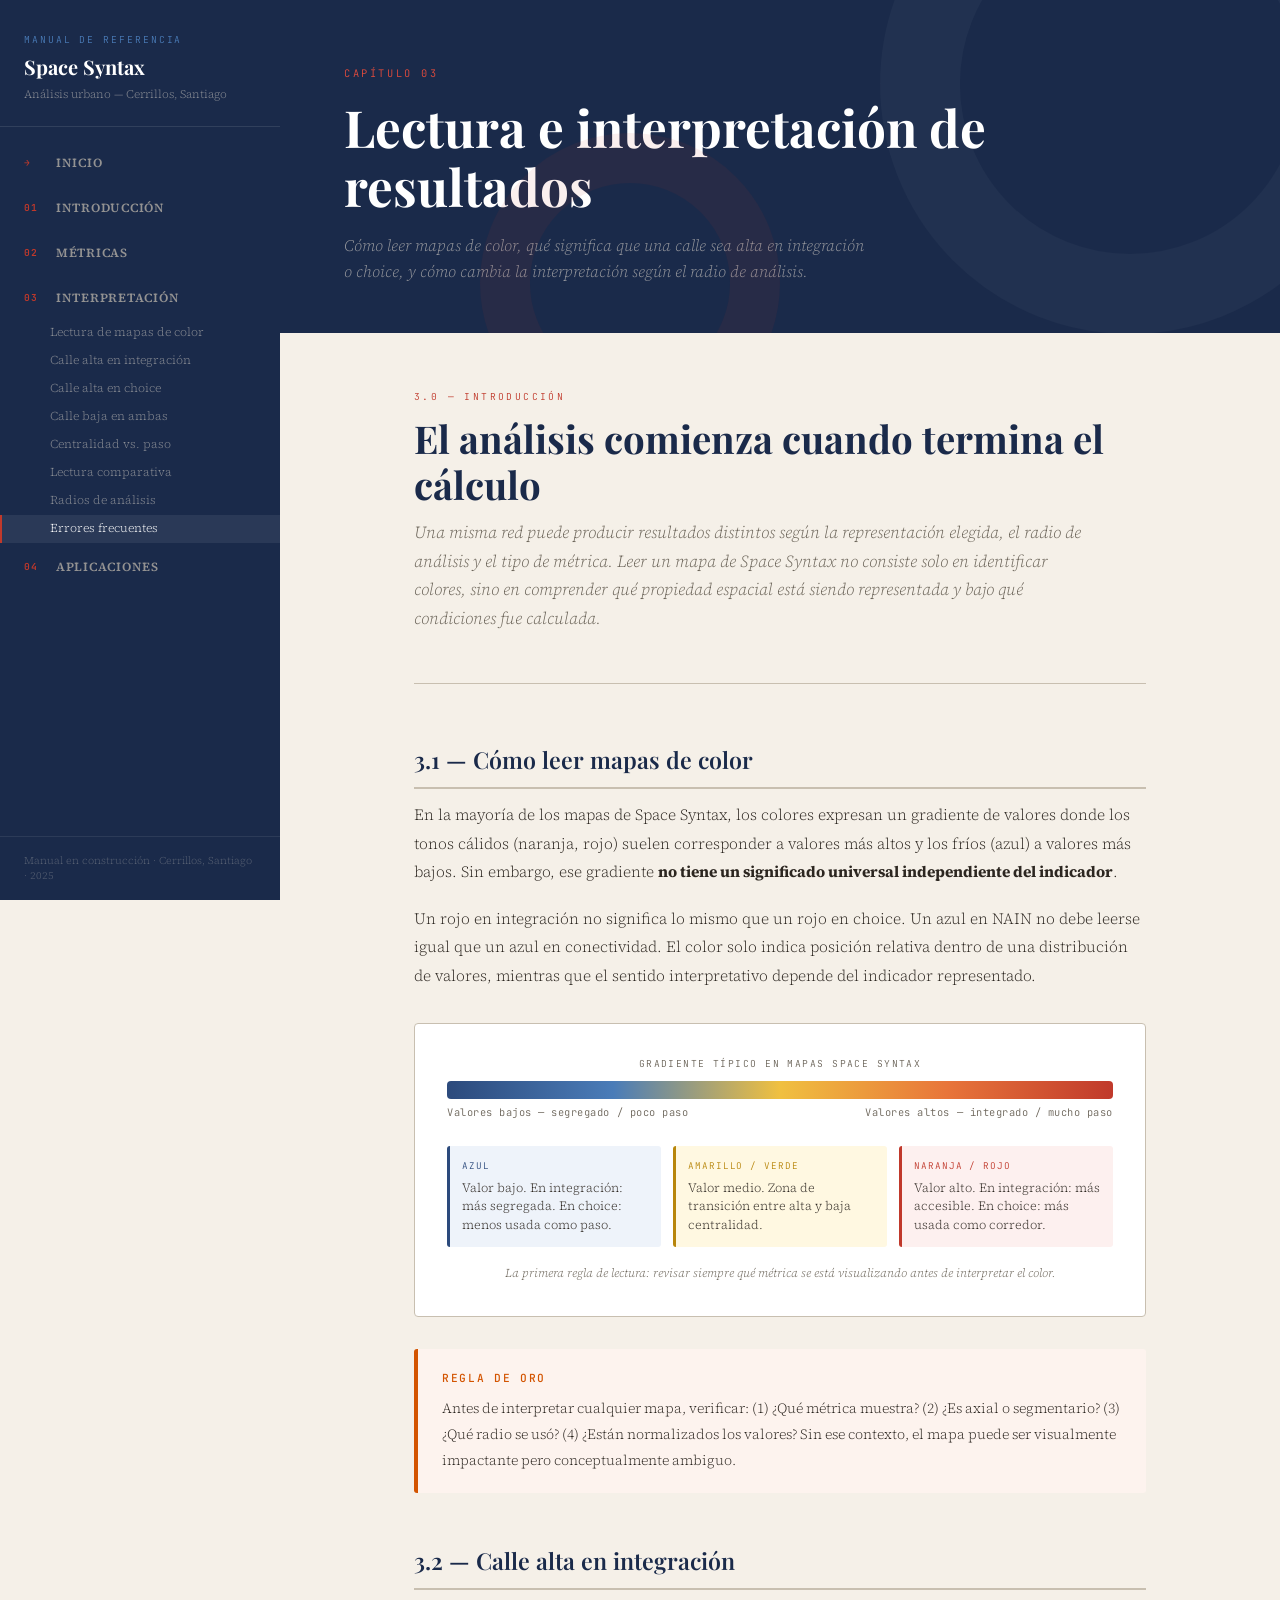
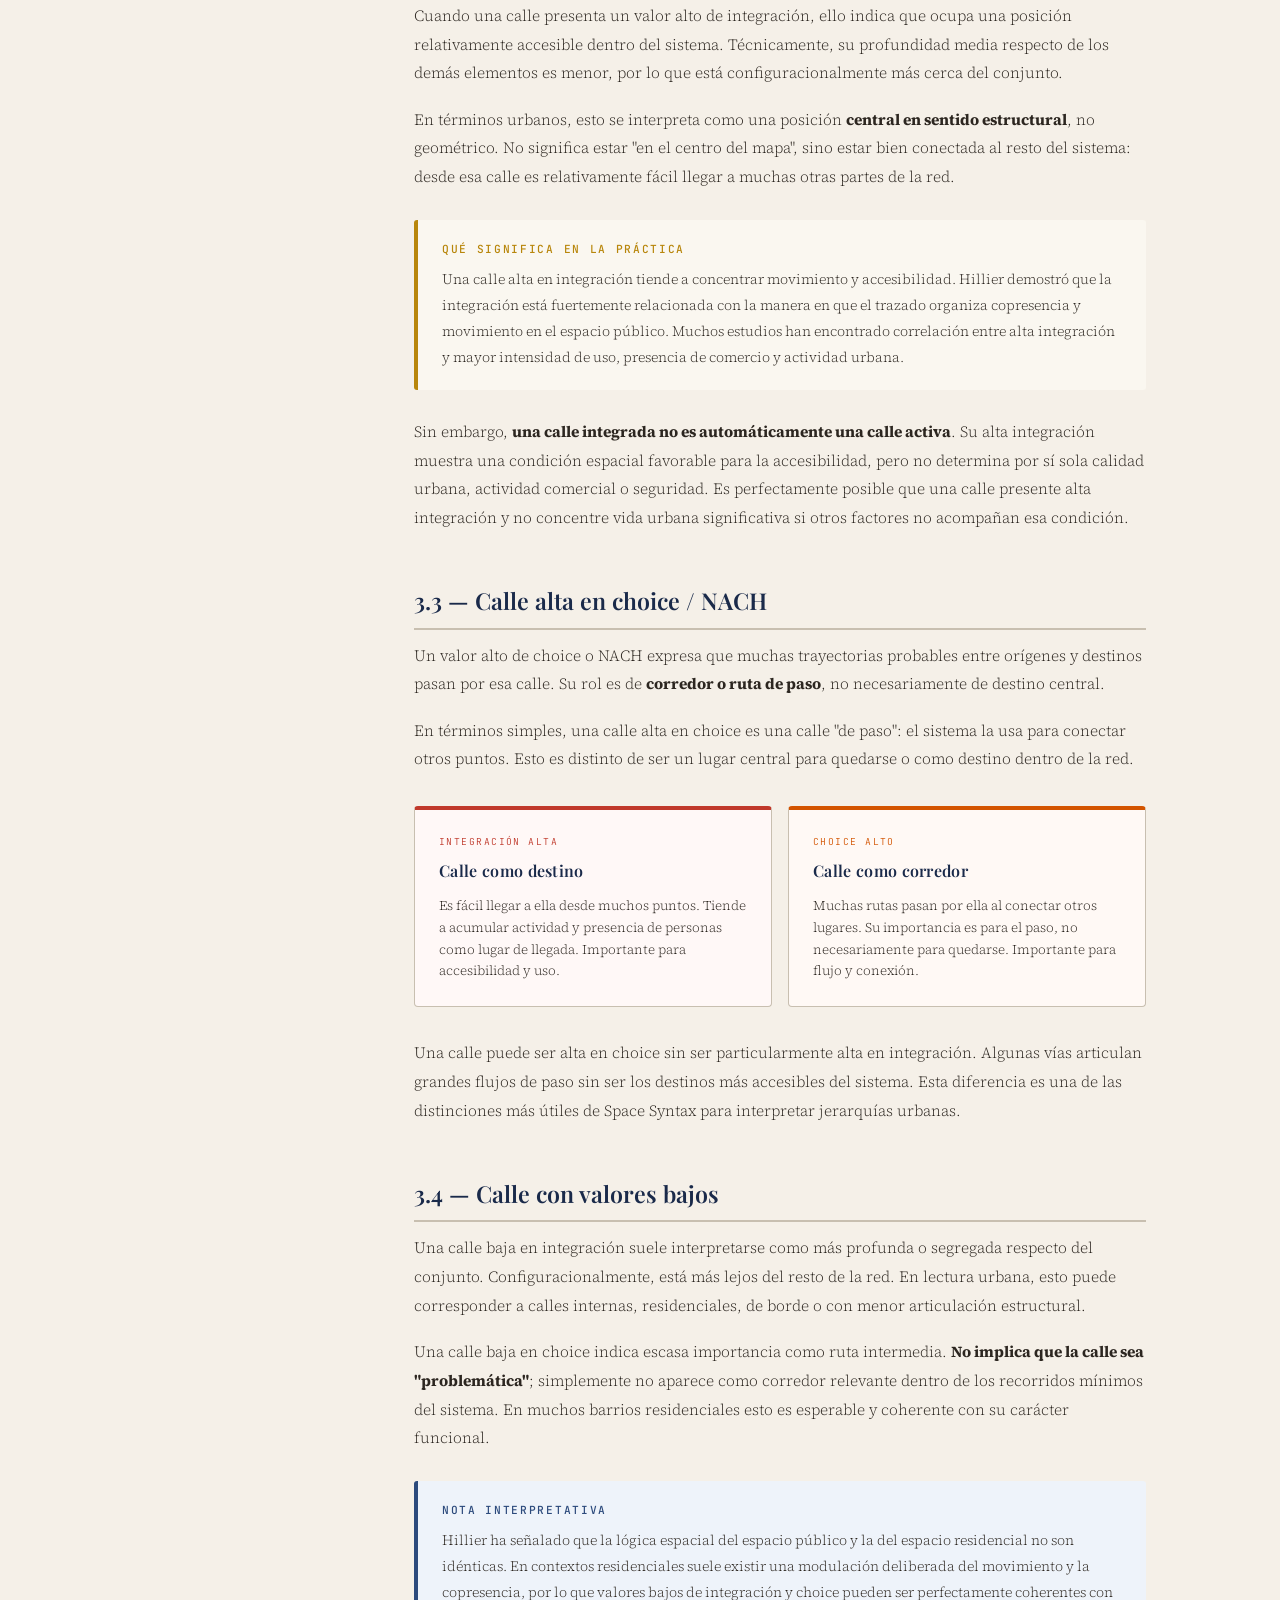
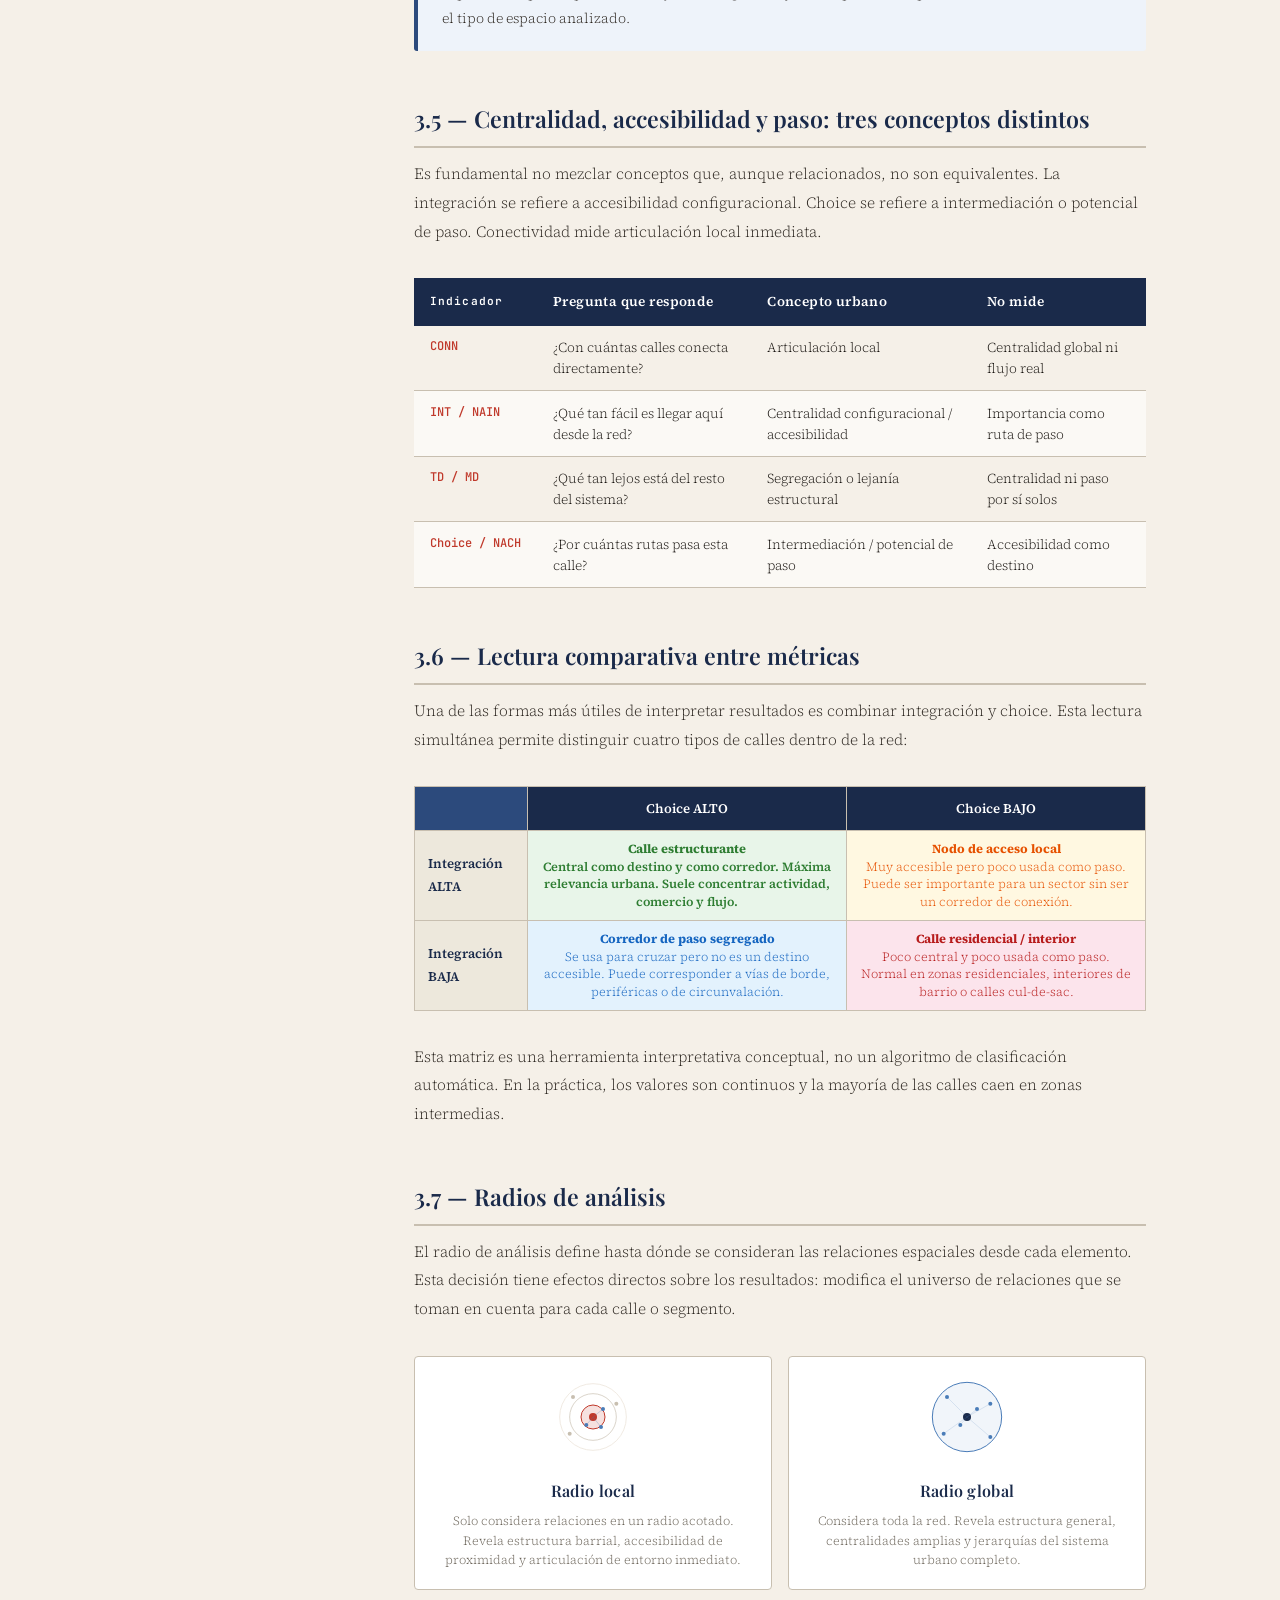
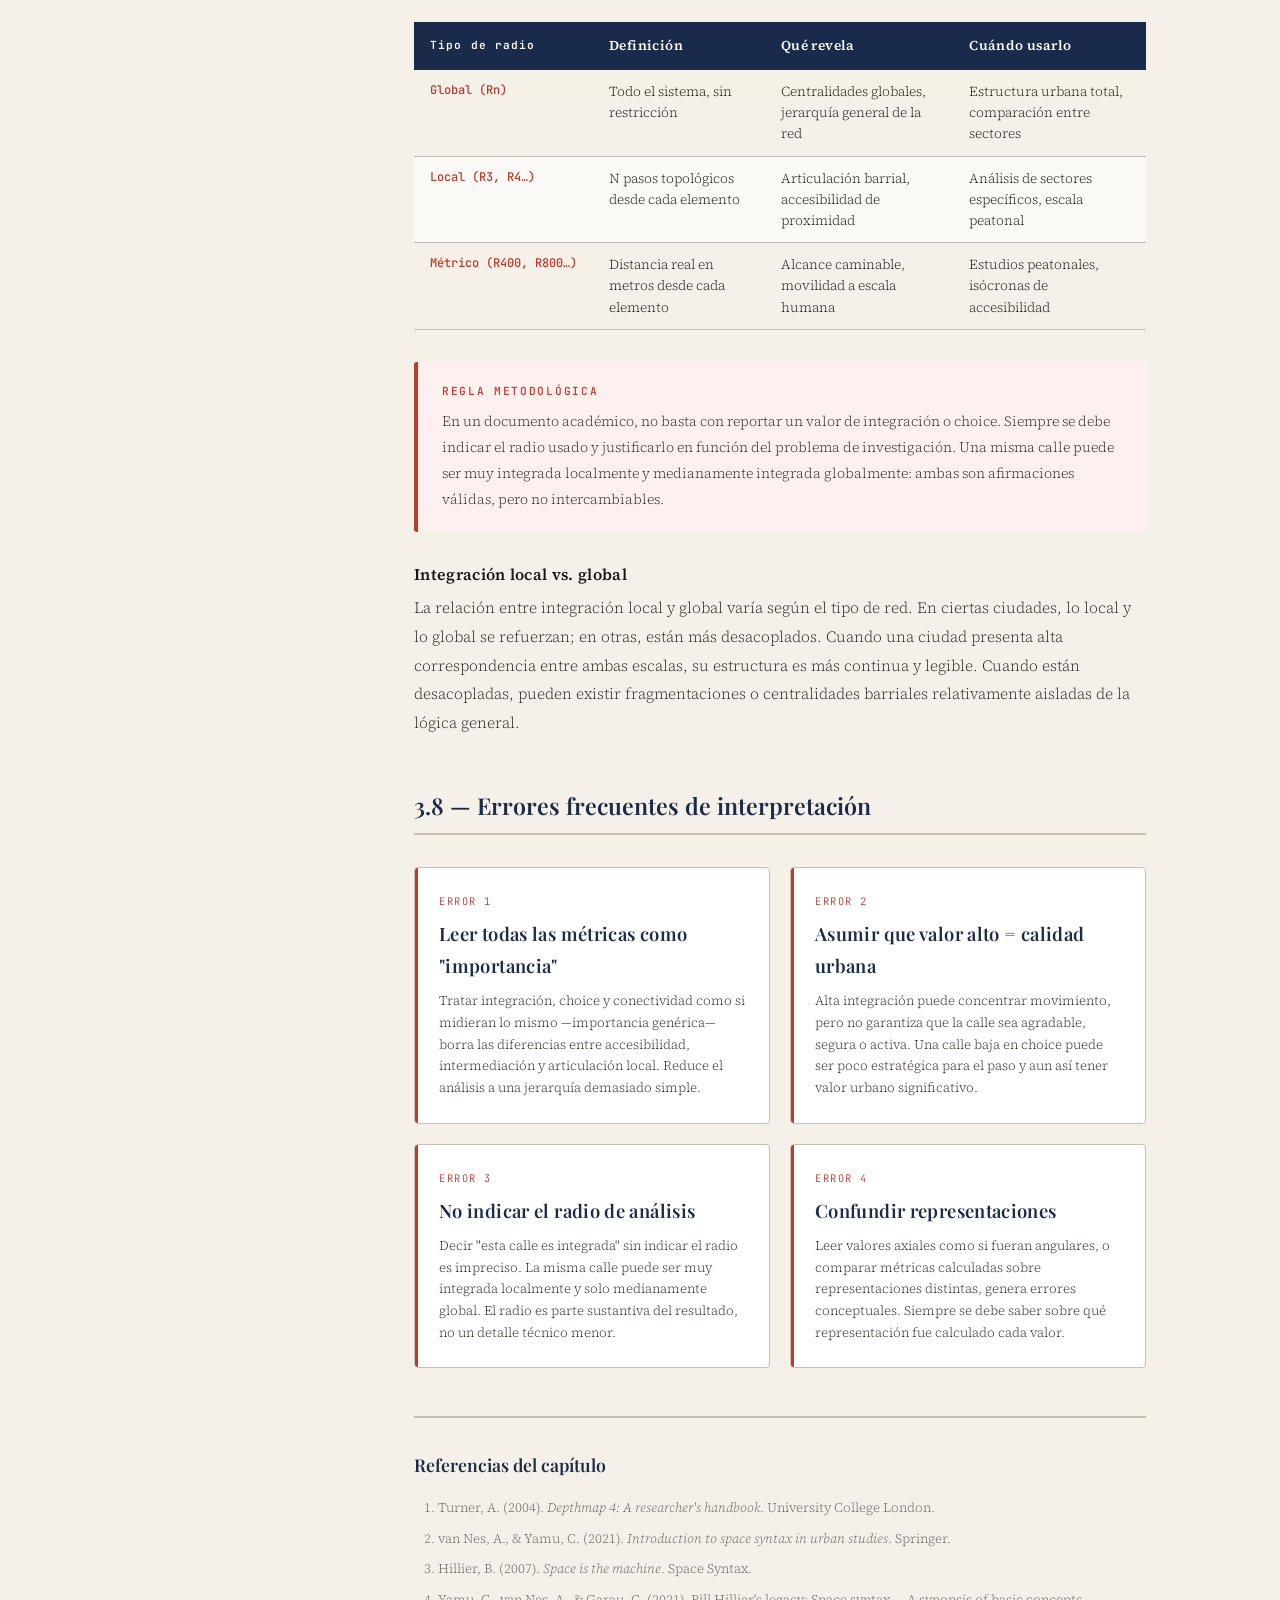
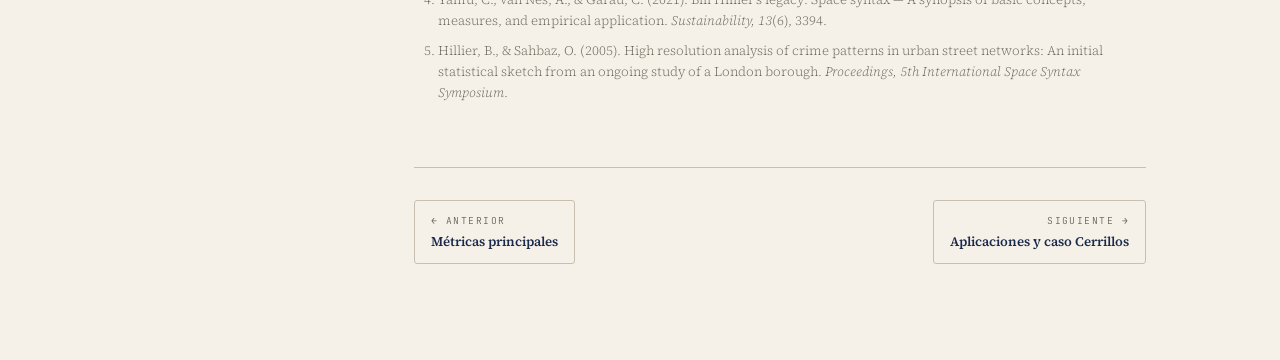
<file: chapters/03-interpretacion.html>
<!DOCTYPE html>
<html lang="es">
<head>
  <meta charset="UTF-8" />
  <meta name="viewport" content="width=device-width, initial-scale=1.0" />
  <title>Cap. 3 — Interpretación · Manual Space Syntax</title>
  <link rel="stylesheet" href="../css/style.css" />
  <style>
    .comparison-cards {
      display: grid;
      grid-template-columns: 1fr 1fr;
      gap: 1rem;
      margin: 2rem 0;
    }
    @media (max-width: 600px) { .comparison-cards { grid-template-columns: 1fr; } }
    .cmp-card {
      border-radius: 4px;
      padding: 1.5rem;
      border: 1px solid var(--rule);
    }
    .cmp-card.integration { border-top: 4px solid var(--accent); background: #fff8f7; }
    .cmp-card.choice      { border-top: 4px solid var(--accent-warm); background: #fff9f5; }
    .cmp-card h4 {
      font-family: 'Playfair Display', serif;
      font-size: 1rem;
      color: var(--blue-deep);
      margin-top: 0;
      margin-bottom: 0.6rem;
    }
    .cmp-card p { font-size: 0.83rem; line-height: 1.65; margin-bottom: 0; }
    .cmp-card .cmp-tag {
      font-family: 'JetBrains Mono', monospace;
      font-size: 0.6rem;
      letter-spacing: 0.15em;
      text-transform: uppercase;
      margin-bottom: 0.4rem;
      display: block;
    }
    .cmp-card.integration .cmp-tag { color: var(--accent); }
    .cmp-card.choice .cmp-tag      { color: var(--accent-warm); }

    /* Radio diagram */
    .radio-visual {
      display: grid;
      grid-template-columns: 1fr 1fr;
      gap: 1rem;
      margin: 2rem 0;
    }
    @media (max-width: 600px) { .radio-visual { grid-template-columns: 1fr; } }
    .radio-card {
      background: #fff;
      border: 1px solid var(--rule);
      border-radius: 4px;
      padding: 1.25rem;
      text-align: center;
    }
    .radio-card h4 {
      font-family: 'Playfair Display', serif;
      font-size: 1rem;
      color: var(--blue-deep);
      margin-top: 0.75rem;
      margin-bottom: 0.4rem;
    }
    .radio-card p { font-size: 0.78rem; color: var(--muted); line-height: 1.55; margin: 0; }

    .matrix-table {
      width: 100%;
      border-collapse: collapse;
      margin: 2rem 0;
      font-size: 0.82rem;
    }
    .matrix-table th, .matrix-table td {
      border: 1px solid var(--rule);
      padding: 0.6rem 0.8rem;
      text-align: center;
      vertical-align: middle;
    }
    .matrix-table thead th {
      background: var(--blue-deep);
      color: #fff;
      font-family: 'Source Serif 4', serif;
      font-weight: 600;
    }
    .matrix-table thead th:first-child { background: #2c4a7c; }
    .matrix-table tbody th {
      background: var(--paper-dark);
      font-weight: 600;
      text-align: left;
      font-family: 'Source Serif 4', serif;
      color: var(--blue-deep);
    }
    .matrix-table .cell-hh { background: #e8f5e9; color: #2e7d32; font-weight: 600; }
    .matrix-table .cell-hl { background: #fff8e1; color: #e65100; }
    .matrix-table .cell-lh { background: #e3f2fd; color: #1565c0; }
    .matrix-table .cell-ll { background: #fce4ec; color: #b71c1c; }
    .matrix-table td { line-height: 1.4; font-size: 0.78rem; }
  </style>
</head>
<body>

<button id="sidebar-toggle">☰</button>
<div id="progress-bar"></div>

<aside id="sidebar">
  <div class="sidebar-logo">
    <span class="label">Manual de referencia</span>
    <h1>Space Syntax</h1>
    <p>Análisis urbano — Cerrillos, Santiago</p>
  </div>
  <nav class="toc">
    <div class="toc-section">
      <div class="toc-chapter"><span class="ch-num">→</span> Inicio</div>
      <div class="toc-items"><a class="toc-item" href="../index.html">Portada y contenidos</a></div>
    </div>
    <div class="toc-section">
      <div class="toc-chapter"><span class="ch-num">01</span> Introducción</div>
      <div class="toc-items">
        <a class="toc-item" href="01-introduccion.html#presentacion">Presentación general</a>
        <a class="toc-item" href="01-introduccion.html#representaciones">Tipos de representación</a>
      </div>
    </div>
    <div class="toc-section">
      <div class="toc-chapter"><span class="ch-num">02</span> Métricas</div>
      <div class="toc-items">
        <a class="toc-item" href="02-metricas.html#conn">CONN</a>
        <a class="toc-item" href="02-metricas.html#integration">Integration</a>
        <a class="toc-item" href="02-metricas.html#choice">Choice</a>
        <a class="toc-item" href="02-metricas.html#nain">NAIN</a>
        <a class="toc-item" href="02-metricas.html#nach">NACH</a>
      </div>
    </div>
    <div class="toc-section open">
      <div class="toc-chapter"><span class="ch-num">03</span> Interpretación</div>
      <div class="toc-items">
        <a class="toc-item active" href="#colores">Lectura de mapas de color</a>
        <a class="toc-item" href="#alta-int">Calle alta en integración</a>
        <a class="toc-item" href="#alto-choice">Calle alta en choice</a>
        <a class="toc-item" href="#baja">Calle baja en ambas</a>
        <a class="toc-item" href="#diferencias">Centralidad vs. paso</a>
        <a class="toc-item" href="#combinadas">Lectura comparativa</a>
        <a class="toc-item" href="#radios">Radios de análisis</a>
        <a class="toc-item" href="#errores">Errores frecuentes</a>
      </div>
    </div>
    <div class="toc-section">
      <div class="toc-chapter"><span class="ch-num">04</span> Aplicaciones</div>
      <div class="toc-items"><a class="toc-item" href="04-aplicaciones.html">Próximamente</a></div>
    </div>
  </nav>
  <div class="sidebar-footer">Manual en construcción · Cerrillos, Santiago · 2025</div>
</aside>

<main id="main">
  <div class="page-hero">
    <div class="hero-eyebrow">Capítulo 03</div>
    <h1>Lectura e interpretación de resultados</h1>
    <p class="subtitle">Cómo leer mapas de color, qué significa que una calle sea alta en integración o choice, y cómo cambia la interpretación según el radio de análisis.</p>
  </div>

  <div class="content-area">

    <div class="chapter-intro reveal">
      <span class="chapter-number">3.0 — Introducción</span>
      <h2>El análisis comienza cuando termina el cálculo</h2>
      <p class="lead">Una misma red puede producir resultados distintos según la representación elegida, el radio de análisis y el tipo de métrica. Leer un mapa de Space Syntax no consiste solo en identificar colores, sino en comprender qué propiedad espacial está siendo representada y bajo qué condiciones fue calculada.</p>
    </div>

    <!-- ── COLORES ── -->
    <section data-section="colores" id="colores">
      <h3>3.1 — Cómo leer mapas de color</h3>

      <p class="reveal">En la mayoría de los mapas de Space Syntax, los colores expresan un gradiente de valores donde los tonos cálidos (naranja, rojo) suelen corresponder a valores más altos y los fríos (azul) a valores más bajos. Sin embargo, ese gradiente <strong>no tiene un significado universal independiente del indicador</strong>.</p>

      <p class="reveal">Un rojo en integración no significa lo mismo que un rojo en choice. Un azul en NAIN no debe leerse igual que un azul en conectividad. El color solo indica posición relativa dentro de una distribución de valores, mientras que el sentido interpretativo depende del indicador representado.</p>

      <!-- espectro visual -->
      <div class="diagram-container reveal">
        <div style="margin-bottom:1rem;">
          <div style="font-family:'JetBrains Mono',monospace;font-size:0.6rem;letter-spacing:0.15em;text-transform:uppercase;color:var(--muted);margin-bottom:0.4rem;">Gradiente típico en mapas Space Syntax</div>
          <div class="spectrum-bar" style="height:18px;border-radius:4px;"></div>
          <div class="spectrum-labels">
            <span>Valores bajos — segregado / poco paso</span>
            <span>Valores altos — integrado / mucho paso</span>
          </div>
        </div>
        <div style="display:grid;grid-template-columns:1fr 1fr 1fr;gap:0.75rem;margin-top:1.5rem;text-align:left;">
          <div style="padding:0.75rem;background:#eef3fa;border-radius:3px;border-left:3px solid #2c4a7c;">
            <div style="font-family:'JetBrains Mono',monospace;font-size:0.58rem;color:#2c4a7c;letter-spacing:0.1em;text-transform:uppercase;margin-bottom:0.3rem;">Azul</div>
            <div style="font-size:0.78rem;color:#2c2620;line-height:1.5;">Valor bajo. En integración: más segregada. En choice: menos usada como paso.</div>
          </div>
          <div style="padding:0.75rem;background:#fff8e1;border-radius:3px;border-left:3px solid #b8860b;">
            <div style="font-family:'JetBrains Mono',monospace;font-size:0.58rem;color:#b8860b;letter-spacing:0.1em;text-transform:uppercase;margin-bottom:0.3rem;">Amarillo / verde</div>
            <div style="font-size:0.78rem;color:#2c2620;line-height:1.5;">Valor medio. Zona de transición entre alta y baja centralidad.</div>
          </div>
          <div style="padding:0.75rem;background:#fdf0ef;border-radius:3px;border-left:3px solid #c0392b;">
            <div style="font-family:'JetBrains Mono',monospace;font-size:0.58rem;color:#c0392b;letter-spacing:0.1em;text-transform:uppercase;margin-bottom:0.3rem;">Naranja / rojo</div>
            <div style="font-size:0.78rem;color:#2c2620;line-height:1.5;">Valor alto. En integración: más accesible. En choice: más usada como corredor.</div>
          </div>
        </div>
        <figcaption>La primera regla de lectura: revisar siempre qué métrica se está visualizando antes de interpretar el color.</figcaption>
      </div>

      <div class="callout warning reveal">
        <span class="callout-icon">Regla de oro</span>
        <p>Antes de interpretar cualquier mapa, verificar: (1) ¿Qué métrica muestra? (2) ¿Es axial o segmentario? (3) ¿Qué radio se usó? (4) ¿Están normalizados los valores? Sin ese contexto, el mapa puede ser visualmente impactante pero conceptualmente ambiguo.</p>
      </div>
    </section>

    <!-- ── ALTA INTEGRACIÓN ── -->
    <section data-section="alta-int" id="alta-int">
      <h3>3.2 — Calle alta en integración</h3>

      <p class="reveal">Cuando una calle presenta un valor alto de integración, ello indica que ocupa una posición relativamente accesible dentro del sistema. Técnicamente, su profundidad media respecto de los demás elementos es menor, por lo que está configuracionalmente más cerca del conjunto.</p>

      <p class="reveal">En términos urbanos, esto se interpreta como una posición <strong>central en sentido estructural</strong>, no geométrico. No significa estar "en el centro del mapa", sino estar bien conectada al resto del sistema: desde esa calle es relativamente fácil llegar a muchas otras partes de la red.</p>

      <div class="callout definition reveal">
        <span class="callout-icon">Qué significa en la práctica</span>
        <p>Una calle alta en integración tiende a concentrar movimiento y accesibilidad. Hillier demostró que la integración está fuertemente relacionada con la manera en que el trazado organiza copresencia y movimiento en el espacio público. Muchos estudios han encontrado correlación entre alta integración y mayor intensidad de uso, presencia de comercio y actividad urbana.</p>
      </div>

      <p class="reveal">Sin embargo, <strong>una calle integrada no es automáticamente una calle activa</strong>. Su alta integración muestra una condición espacial favorable para la accesibilidad, pero no determina por sí sola calidad urbana, actividad comercial o seguridad. Es perfectamente posible que una calle presente alta integración y no concentre vida urbana significativa si otros factores no acompañan esa condición.</p>
    </section>

    <!-- ── ALTO CHOICE ── -->
    <section data-section="alto-choice" id="alto-choice">
      <h3>3.3 — Calle alta en choice / NACH</h3>

      <p class="reveal">Un valor alto de choice o NACH expresa que muchas trayectorias probables entre orígenes y destinos pasan por esa calle. Su rol es de <strong>corredor o ruta de paso</strong>, no necesariamente de destino central.</p>

      <p class="reveal">En términos simples, una calle alta en choice es una calle "de paso": el sistema la usa para conectar otros puntos. Esto es distinto de ser un lugar central para quedarse o como destino dentro de la red.</p>

      <div class="comparison-cards reveal">
        <div class="cmp-card integration">
          <span class="cmp-tag">Integración alta</span>
          <h4>Calle como destino</h4>
          <p>Es fácil llegar a ella desde muchos puntos. Tiende a acumular actividad y presencia de personas como lugar de llegada. Importante para accesibilidad y uso.</p>
        </div>
        <div class="cmp-card choice">
          <span class="cmp-tag">Choice alto</span>
          <h4>Calle como corredor</h4>
          <p>Muchas rutas pasan por ella al conectar otros lugares. Su importancia es para el paso, no necesariamente para quedarse. Importante para flujo y conexión.</p>
        </div>
      </div>

      <p class="reveal">Una calle puede ser alta en choice sin ser particularmente alta en integración. Algunas vías articulan grandes flujos de paso sin ser los destinos más accesibles del sistema. Esta diferencia es una de las distinciones más útiles de Space Syntax para interpretar jerarquías urbanas.</p>
    </section>

    <!-- ── BAJA ── -->
    <section data-section="baja" id="baja">
      <h3>3.4 — Calle con valores bajos</h3>

      <p class="reveal">Una calle baja en integración suele interpretarse como más profunda o segregada respecto del conjunto. Configuracionalmente, está más lejos del resto de la red. En lectura urbana, esto puede corresponder a calles internas, residenciales, de borde o con menor articulación estructural.</p>

      <p class="reveal">Una calle baja en choice indica escasa importancia como ruta intermedia. <strong>No implica que la calle sea "problemática"</strong>; simplemente no aparece como corredor relevante dentro de los recorridos mínimos del sistema. En muchos barrios residenciales esto es esperable y coherente con su carácter funcional.</p>

      <div class="callout note reveal">
        <span class="callout-icon">Nota interpretativa</span>
        <p>Hillier ha señalado que la lógica espacial del espacio público y la del espacio residencial no son idénticas. En contextos residenciales suele existir una modulación deliberada del movimiento y la copresencia, por lo que valores bajos de integración y choice pueden ser perfectamente coherentes con el tipo de espacio analizado.</p>
      </div>
    </section>

    <!-- ── DIFERENCIAS ── -->
    <section data-section="diferencias" id="diferencias">
      <h3>3.5 — Centralidad, accesibilidad y paso: tres conceptos distintos</h3>

      <p class="reveal">Es fundamental no mezclar conceptos que, aunque relacionados, no son equivalentes. La integración se refiere a accesibilidad configuracional. Choice se refiere a intermediación o potencial de paso. Conectividad mide articulación local inmediata.</p>

      <table class="comparison-table reveal">
        <thead>
          <tr>
            <th>Indicador</th>
            <th>Pregunta que responde</th>
            <th>Concepto urbano</th>
            <th>No mide</th>
          </tr>
        </thead>
        <tbody>
          <tr>
            <td>CONN</td>
            <td>¿Con cuántas calles conecta directamente?</td>
            <td>Articulación local</td>
            <td>Centralidad global ni flujo real</td>
          </tr>
          <tr>
            <td>INT / NAIN</td>
            <td>¿Qué tan fácil es llegar aquí desde la red?</td>
            <td>Centralidad configuracional / accesibilidad</td>
            <td>Importancia como ruta de paso</td>
          </tr>
          <tr>
            <td>TD / MD</td>
            <td>¿Qué tan lejos está del resto del sistema?</td>
            <td>Segregación o lejanía estructural</td>
            <td>Centralidad ni paso por sí solos</td>
          </tr>
          <tr>
            <td>Choice / NACH</td>
            <td>¿Por cuántas rutas pasa esta calle?</td>
            <td>Intermediación / potencial de paso</td>
            <td>Accesibilidad como destino</td>
          </tr>
        </tbody>
      </table>
    </section>

    <!-- ── LECTURA COMBINADA ── -->
    <section data-section="combinadas" id="combinadas">
      <h3>3.6 — Lectura comparativa entre métricas</h3>

      <p class="reveal">Una de las formas más útiles de interpretar resultados es combinar integración y choice. Esta lectura simultánea permite distinguir cuatro tipos de calles dentro de la red:</p>

      <table class="matrix-table reveal">
        <thead>
          <tr>
            <th></th>
            <th>Choice ALTO</th>
            <th>Choice BAJO</th>
          </tr>
        </thead>
        <tbody>
          <tr>
            <th>Integración ALTA</th>
            <td class="cell-hh">
              <strong>Calle estructurante</strong><br>
              Central como destino y como corredor. Máxima relevancia urbana. Suele concentrar actividad, comercio y flujo.
            </td>
            <td class="cell-hl">
              <strong>Nodo de acceso local</strong><br>
              Muy accesible pero poco usada como paso. Puede ser importante para un sector sin ser un corredor de conexión.
            </td>
          </tr>
          <tr>
            <th>Integración BAJA</th>
            <td class="cell-lh">
              <strong>Corredor de paso segregado</strong><br>
              Se usa para cruzar pero no es un destino accesible. Puede corresponder a vías de borde, periféricas o de circunvalación.
            </td>
            <td class="cell-ll">
              <strong>Calle residencial / interior</strong><br>
              Poco central y poco usada como paso. Normal en zonas residenciales, interiores de barrio o calles cul-de-sac.
            </td>
          </tr>
        </tbody>
      </table>

      <p class="reveal">Esta matriz es una herramienta interpretativa conceptual, no un algoritmo de clasificación automática. En la práctica, los valores son continuos y la mayoría de las calles caen en zonas intermedias.</p>
    </section>

    <!-- ── RADIOS ── -->
    <section data-section="radios" id="radios">
      <h3>3.7 — Radios de análisis</h3>

      <p class="reveal">El radio de análisis define hasta dónde se consideran las relaciones espaciales desde cada elemento. Esta decisión tiene efectos directos sobre los resultados: modifica el universo de relaciones que se toman en cuenta para cada calle o segmento.</p>

      <div class="radio-visual reveal">
        <div class="radio-card">
          <svg viewBox="0 0 120 120" xmlns="http://www.w3.org/2000/svg" style="width:80px;height:80px;">
            <circle cx="60" cy="60" r="50" fill="none" stroke="#e8e0d4" stroke-width="1"/>
            <circle cx="60" cy="60" r="35" fill="none" stroke="#c8bfb0" stroke-width="1"/>
            <circle cx="60" cy="60" r="18" fill="rgba(192,57,43,0.15)" stroke="#c0392b" stroke-width="1.5"/>
            <circle cx="60" cy="60" r="6" fill="#c0392b"/>
            <!-- puntos cercanos -->
            <circle cx="75" cy="48" r="3" fill="#4a7cb8"/>
            <circle cx="50" cy="72" r="3" fill="#4a7cb8"/>
            <circle cx="72" cy="75" r="3" fill="#4a7cb8"/>
            <line x1="60" y1="60" x2="75" y2="48" stroke="#4a7cb8" stroke-width="1" opacity="0.4"/>
            <line x1="60" y1="60" x2="50" y2="72" stroke="#4a7cb8" stroke-width="1" opacity="0.4"/>
            <line x1="60" y1="60" x2="72" y2="75" stroke="#4a7cb8" stroke-width="1" opacity="0.4"/>
            <!-- puntos lejanos -->
            <circle cx="30" cy="30" r="3" fill="#c8bfb0"/>
            <circle cx="95" cy="40" r="3" fill="#c8bfb0"/>
            <circle cx="25" cy="85" r="3" fill="#c8bfb0"/>
          </svg>
          <h4>Radio local</h4>
          <p>Solo considera relaciones en un radio acotado. Revela estructura barrial, accesibilidad de proximidad y articulación de entorno inmediato.</p>
        </div>
        <div class="radio-card">
          <svg viewBox="0 0 120 120" xmlns="http://www.w3.org/2000/svg" style="width:80px;height:80px;">
            <circle cx="60" cy="60" r="52" fill="rgba(74,124,184,0.08)" stroke="#4a7cb8" stroke-width="1.5"/>
            <circle cx="60" cy="60" r="6" fill="#1a2a4a"/>
            <!-- todos los puntos conectados -->
            <circle cx="30" cy="30" r="3" fill="#4a7cb8"/>
            <circle cx="95" cy="40" r="3" fill="#4a7cb8"/>
            <circle cx="25" cy="85" r="3" fill="#4a7cb8"/>
            <circle cx="75" cy="48" r="3" fill="#4a7cb8"/>
            <circle cx="50" cy="72" r="3" fill="#4a7cb8"/>
            <circle cx="95" cy="90" r="3" fill="#4a7cb8"/>
            <line x1="60" y1="60" x2="30" y2="30" stroke="#4a7cb8" stroke-width="0.8" opacity="0.3"/>
            <line x1="60" y1="60" x2="95" y2="40" stroke="#4a7cb8" stroke-width="0.8" opacity="0.3"/>
            <line x1="60" y1="60" x2="25" y2="85" stroke="#4a7cb8" stroke-width="0.8" opacity="0.3"/>
            <line x1="60" y1="60" x2="75" y2="48" stroke="#4a7cb8" stroke-width="0.8" opacity="0.3"/>
            <line x1="60" y1="60" x2="50" y2="72" stroke="#4a7cb8" stroke-width="0.8" opacity="0.3"/>
            <line x1="60" y1="60" x2="95" y2="90" stroke="#4a7cb8" stroke-width="0.8" opacity="0.3"/>
          </svg>
          <h4>Radio global</h4>
          <p>Considera toda la red. Revela estructura general, centralidades amplias y jerarquías del sistema urbano completo.</p>
        </div>
      </div>

      <table class="comparison-table reveal">
        <thead>
          <tr>
            <th>Tipo de radio</th>
            <th>Definición</th>
            <th>Qué revela</th>
            <th>Cuándo usarlo</th>
          </tr>
        </thead>
        <tbody>
          <tr>
            <td>Global (Rn)</td>
            <td>Todo el sistema, sin restricción</td>
            <td>Centralidades globales, jerarquía general de la red</td>
            <td>Estructura urbana total, comparación entre sectores</td>
          </tr>
          <tr>
            <td>Local (R3, R4…)</td>
            <td>N pasos topológicos desde cada elemento</td>
            <td>Articulación barrial, accesibilidad de proximidad</td>
            <td>Análisis de sectores específicos, escala peatonal</td>
          </tr>
          <tr>
            <td>Métrico (R400, R800…)</td>
            <td>Distancia real en metros desde cada elemento</td>
            <td>Alcance caminable, movilidad a escala humana</td>
            <td>Estudios peatonales, isócronas de accesibilidad</td>
          </tr>
        </tbody>
      </table>

      <div class="callout critical reveal">
        <span class="callout-icon">Regla metodológica</span>
        <p>En un documento académico, no basta con reportar un valor de integración o choice. Siempre se debe indicar el radio usado y justificarlo en función del problema de investigación. Una misma calle puede ser muy integrada localmente y medianamente integrada globalmente: ambas son afirmaciones válidas, pero no intercambiables.</p>
      </div>

      <h4>Integración local vs. global</h4>
      <p class="reveal">La relación entre integración local y global varía según el tipo de red. En ciertas ciudades, lo local y lo global se refuerzan; en otras, están más desacoplados. Cuando una ciudad presenta alta correspondencia entre ambas escalas, su estructura es más continua y legible. Cuando están desacopladas, pueden existir fragmentaciones o centralidades barriales relativamente aisladas de la lógica general.</p>
    </section>

    <!-- ── ERRORES ── -->
    <section data-section="errores" id="errores">
      <h3>3.8 — Errores frecuentes de interpretación</h3>

      <div class="metric-grid reveal">
        <div class="metric-card">
          <span class="metric-tag">Error 1</span>
          <h4>Leer todas las métricas como "importancia"</h4>
          <p>Tratar integración, choice y conectividad como si midieran lo mismo —importancia genérica— borra las diferencias entre accesibilidad, intermediación y articulación local. Reduce el análisis a una jerarquía demasiado simple.</p>
        </div>
        <div class="metric-card">
          <span class="metric-tag">Error 2</span>
          <h4>Asumir que valor alto = calidad urbana</h4>
          <p>Alta integración puede concentrar movimiento, pero no garantiza que la calle sea agradable, segura o activa. Una calle baja en choice puede ser poco estratégica para el paso y aun así tener valor urbano significativo.</p>
        </div>
        <div class="metric-card">
          <span class="metric-tag">Error 3</span>
          <h4>No indicar el radio de análisis</h4>
          <p>Decir "esta calle es integrada" sin indicar el radio es impreciso. La misma calle puede ser muy integrada localmente y solo medianamente global. El radio es parte sustantiva del resultado, no un detalle técnico menor.</p>
        </div>
        <div class="metric-card">
          <span class="metric-tag">Error 4</span>
          <h4>Confundir representaciones</h4>
          <p>Leer valores axiales como si fueran angulares, o comparar métricas calculadas sobre representaciones distintas, genera errores conceptuales. Siempre se debe saber sobre qué representación fue calculado cada valor.</p>
        </div>
      </div>
    </section>

    <!-- Referencias -->
    <div class="references reveal">
      <h3>Referencias del capítulo</h3>
      <ol>
        <li>Turner, A. (2004). <em>Depthmap 4: A researcher's handbook</em>. University College London.</li>
        <li>van Nes, A., & Yamu, C. (2021). <em>Introduction to space syntax in urban studies</em>. Springer.</li>
        <li>Hillier, B. (2007). <em>Space is the machine</em>. Space Syntax.</li>
        <li>Yamu, C., van Nes, A., & Garau, C. (2021). Bill Hillier's legacy: Space syntax — A synopsis of basic concepts, measures, and empirical application. <em>Sustainability, 13</em>(6), 3394.</li>
        <li>Hillier, B., & Sahbaz, O. (2005). High resolution analysis of crime patterns in urban street networks: An initial statistical sketch from an ongoing study of a London borough. <em>Proceedings, 5th International Space Syntax Symposium</em>.</li>
      </ol>
    </div>

    <div class="chapter-nav">
      <a href="02-metricas.html">
        <span class="nav-label">← Anterior</span>
        <span class="nav-title">Métricas principales</span>
      </a>
      <a href="04-aplicaciones.html" class="next">
        <span class="nav-label">Siguiente →</span>
        <span class="nav-title">Aplicaciones y caso Cerrillos</span>
      </a>
    </div>

  </div>
</main>

<script src="../js/main.js"></script>
</body>
</html>
</file>
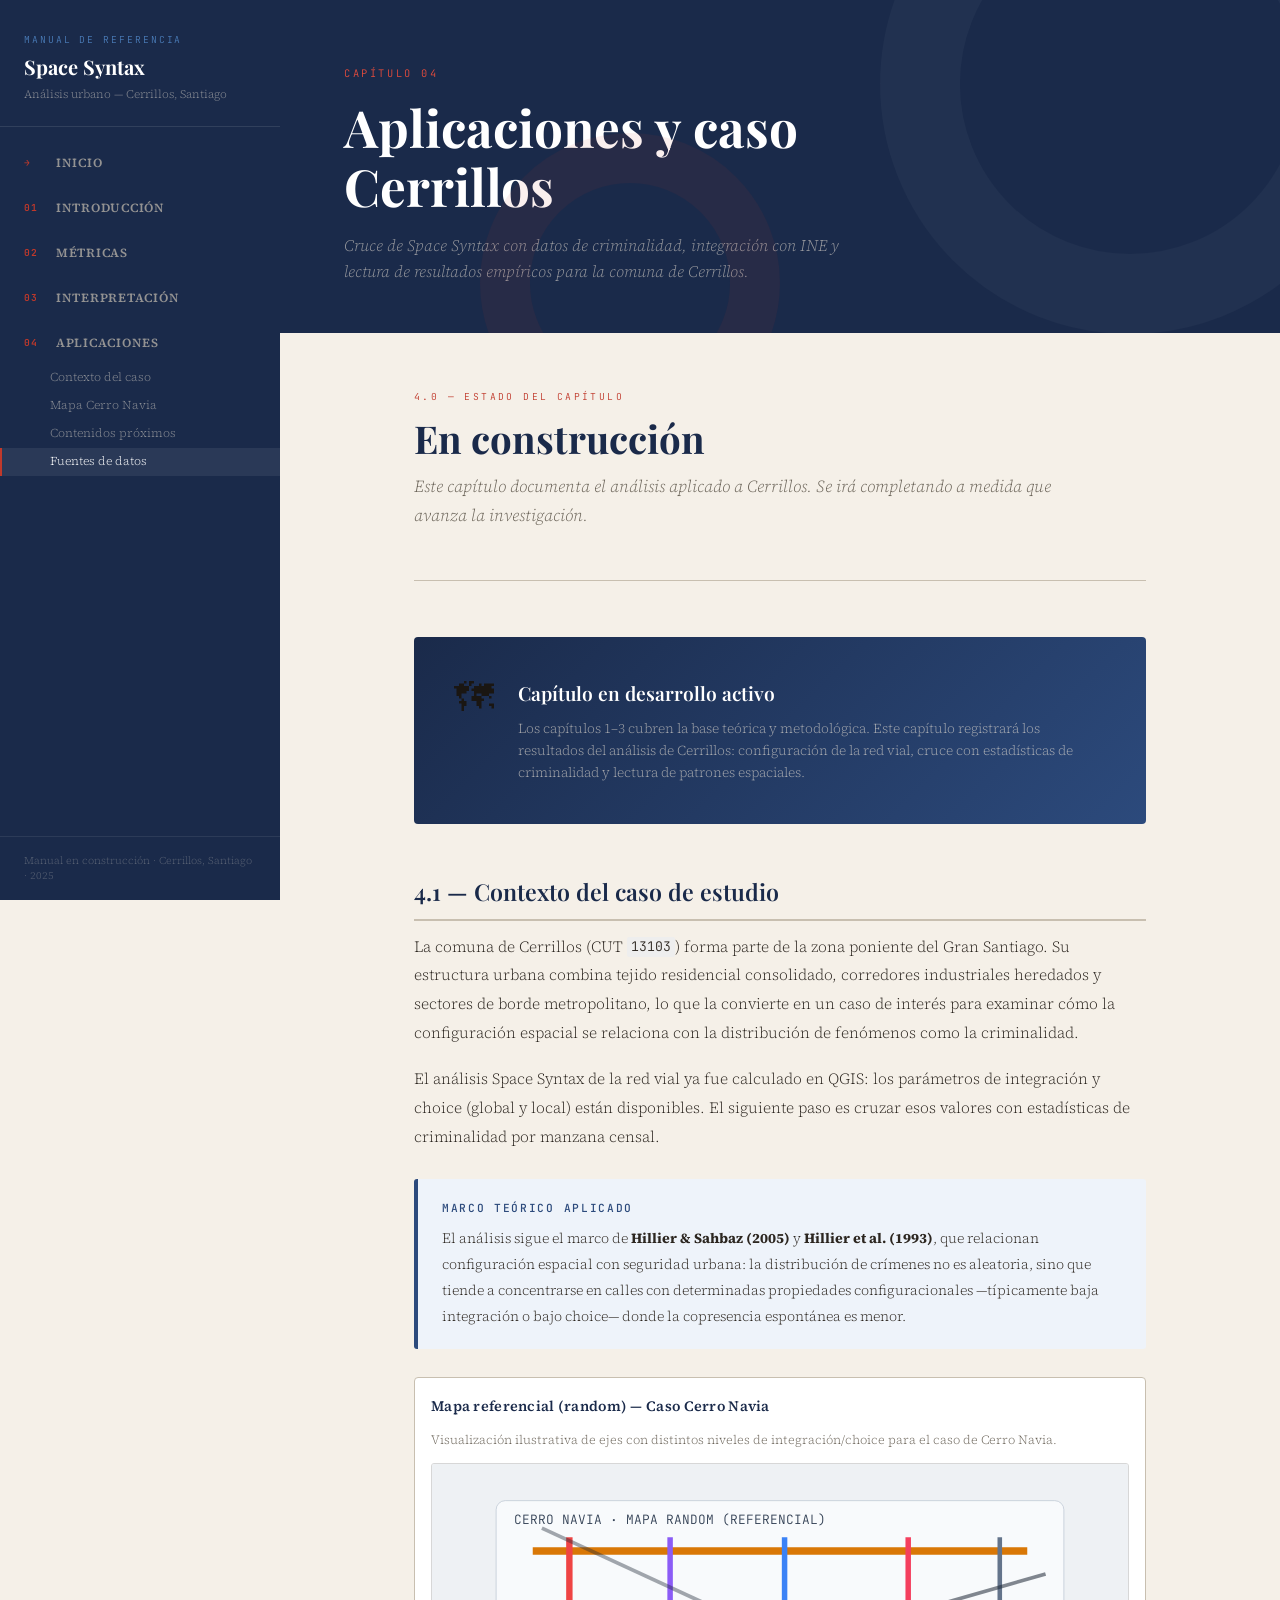
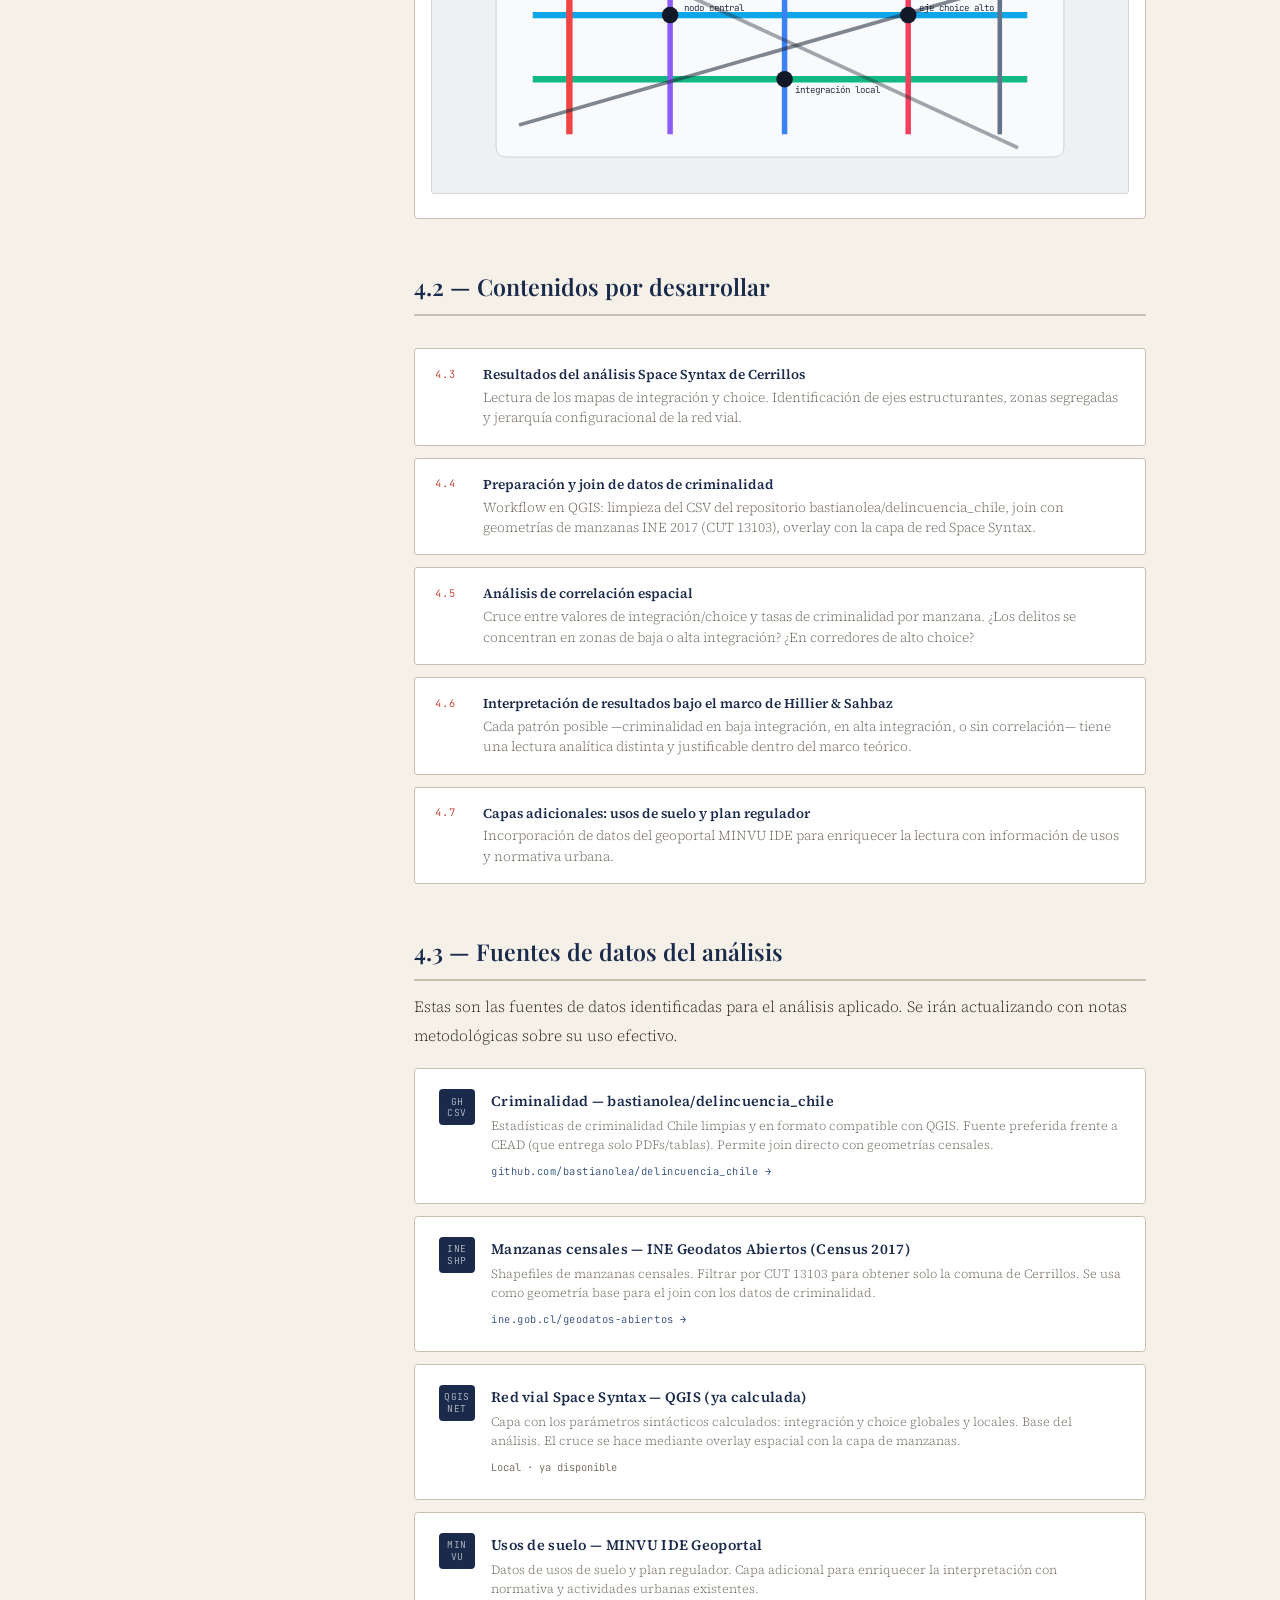
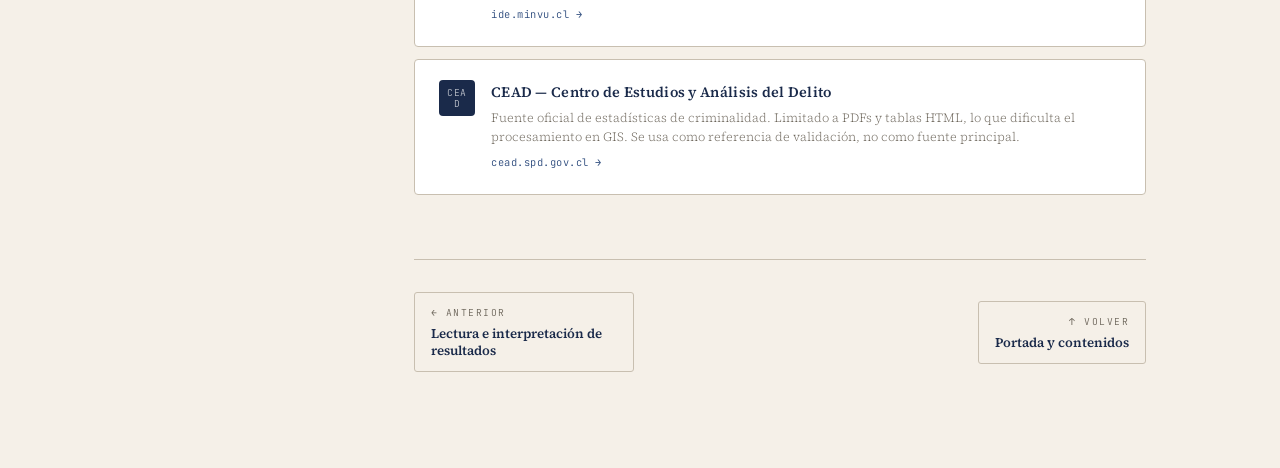
<file: chapters/04-aplicaciones.html>
<!DOCTYPE html>
<html lang="es">
<head>
  <meta charset="UTF-8" />
  <meta name="viewport" content="width=device-width, initial-scale=1.0" />
  <title>Cap. 4 — Aplicaciones · Manual Space Syntax</title>
  <link rel="stylesheet" href="../css/style.css" />
  <style>
    .wip-banner {
      background: linear-gradient(135deg, #1a2a4a 0%, #2c4a7c 100%);
      border-radius: 4px;
      padding: 2.5rem;
      margin: 2rem 0;
      display: flex;
      align-items: flex-start;
      gap: 1.5rem;
    }
    .wip-icon {
      font-size: 2.5rem;
      line-height: 1;
      flex-shrink: 0;
    }
    .wip-text h3 {
      font-family: 'Playfair Display', serif;
      font-size: 1.2rem;
      color: #fff;
      margin: 0 0 0.5rem;
      border: none;
      padding: 0;
    }
    .wip-text p {
      font-size: 0.85rem;
      color: rgba(232,224,212,0.65);
      line-height: 1.6;
      margin: 0;
    }

    .upcoming-list {
      list-style: none;
      padding: 0;
      margin: 2rem 0;
      display: flex;
      flex-direction: column;
      gap: 0.75rem;
    }
    .upcoming-list li {
      display: flex;
      align-items: flex-start;
      gap: 1rem;
      padding: 1rem 1.25rem;
      background: #fff;
      border: 1px solid var(--rule);
      border-radius: 3px;
      font-size: 0.85rem;
      line-height: 1.5;
    }
    .upcoming-list li .li-num {
      font-family: 'JetBrains Mono', monospace;
      font-size: 0.65rem;
      color: var(--accent);
      letter-spacing: 0.1em;
      min-width: 2rem;
      padding-top: 0.1rem;
    }
    .upcoming-list li strong {
      display: block;
      font-weight: 600;
      color: var(--blue-deep);
      margin-bottom: 0.15rem;
    }
    .upcoming-list li span {
      color: var(--muted);
    }

    .source-card {
      background: #fff;
      border: 1px solid var(--rule);
      border-radius: 4px;
      padding: 1.25rem 1.5rem;
      margin-bottom: 0.75rem;
      display: flex;
      align-items: flex-start;
      gap: 1rem;
    }
    .source-card .src-icon {
      width: 36px; height: 36px;
      border-radius: 4px;
      background: var(--blue-deep);
      display: flex;
      align-items: center;
      justify-content: center;
      flex-shrink: 0;
      font-family: 'JetBrains Mono', monospace;
      font-size: 0.6rem;
      color: rgba(255,255,255,0.7);
      letter-spacing: 0.05em;
      text-align: center;
      line-height: 1.2;
    }
    .source-card .src-body h4 {
      font-family: 'Source Serif 4', serif;
      font-size: 0.9rem;
      font-weight: 600;
      color: var(--blue-deep);
      margin: 0 0 0.2rem;
    }
    .source-card .src-body p {
      font-size: 0.78rem;
      color: var(--muted);
      line-height: 1.5;
      margin: 0;
    }
    .source-card .src-body a {
      font-family: 'JetBrains Mono', monospace;
      font-size: 0.65rem;
      color: var(--blue-mid);
      text-decoration: none;
      letter-spacing: 0.05em;
    }
    .source-card .src-body a:hover { text-decoration: underline; }

    .ss-map-card {
        margin-top: 1.5rem;
        padding: 1rem;
        border: 1px solid var(--rule);
        border-radius: 4px;
        background: #fff;
      }
      .ss-map-card h4 {
        margin: 0 0 0.5rem;
        font-size: 0.9rem;
        color: var(--blue-deep);
      }
      .ss-map-card p {
        margin: 0 0 0.75rem;
        font-size: 0.78rem;
        color: var(--muted);
      }
      .ss-map-card svg {
        width: 100%;
        height: auto;
        border-radius: 3px;
        border: 1px solid #d7d7d7;
        background: #f9f9f9;
      }
  </style>
</head>
<body>

<button id="sidebar-toggle">☰</button>
<div id="progress-bar"></div>

<aside id="sidebar">
  <div class="sidebar-logo">
    <span class="label">Manual de referencia</span>
    <h1>Space Syntax</h1>
    <p>Análisis urbano — Cerrillos, Santiago</p>
  </div>
  <nav class="toc">
    <div class="toc-section">
      <div class="toc-chapter"><span class="ch-num">→</span> Inicio</div>
      <div class="toc-items"><a class="toc-item" href="../index.html">Portada y contenidos</a></div>
    </div>
    <div class="toc-section">
      <div class="toc-chapter"><span class="ch-num">01</span> Introducción</div>
      <div class="toc-items">
        <a class="toc-item" href="01-introduccion.html#presentacion">Presentación general</a>
        <a class="toc-item" href="01-introduccion.html#bases">Bases conceptuales</a>
        <a class="toc-item" href="01-introduccion.html#representaciones">Tipos de representación</a>
      </div>
    </div>
    <div class="toc-section">
      <div class="toc-chapter"><span class="ch-num">02</span> Métricas</div>
      <div class="toc-items">
        <a class="toc-item" href="02-metricas.html#conn">CONN</a>
        <a class="toc-item" href="02-metricas.html#integration">Integration</a>
        <a class="toc-item" href="02-metricas.html#choice">Choice</a>
        <a class="toc-item" href="02-metricas.html#nain">NAIN</a>
        <a class="toc-item" href="02-metricas.html#nach">NACH</a>
      </div>
    </div>
    <div class="toc-section">
      <div class="toc-chapter"><span class="ch-num">03</span> Interpretación</div>
      <div class="toc-items">
        <a class="toc-item" href="03-interpretacion.html#colores">Lectura de mapas</a>
        <a class="toc-item" href="03-interpretacion.html#diferencias">Centralidad vs. paso</a>
        <a class="toc-item" href="03-interpretacion.html#radios">Radios de análisis</a>
      </div>
    </div>
    <div class="toc-section open">
      <div class="toc-chapter"><span class="ch-num">04</span> Aplicaciones</div>
      <div class="toc-items">
        <a class="toc-item active" href="#contexto">Contexto del caso</a>
        <a class="toc-item" href="#mapa-cerro-navia">Mapa Cerro Navia</a>
        <a class="toc-item" href="#proximos">Contenidos próximos</a>
        <a class="toc-item" href="#fuentes">Fuentes de datos</a>
      </div>
    </div>
  </nav>
  <div class="sidebar-footer">Manual en construcción · Cerrillos, Santiago · 2025</div>
</aside>

<main id="main">
  <div class="page-hero">
    <div class="hero-eyebrow">Capítulo 04</div>
    <h1>Aplicaciones y caso Cerrillos</h1>
    <p class="subtitle">Cruce de Space Syntax con datos de criminalidad, integración con INE y lectura de resultados empíricos para la comuna de Cerrillos.</p>
  </div>

  <div class="content-area">

    <div class="chapter-intro reveal">
      <span class="chapter-number">4.0 — Estado del capítulo</span>
      <h2>En construcción</h2>
      <p class="lead">Este capítulo documenta el análisis aplicado a Cerrillos. Se irá completando a medida que avanza la investigación.</p>
    </div>

    <div class="wip-banner reveal">
      <div class="wip-icon">🗺</div>
      <div class="wip-text">
        <h3>Capítulo en desarrollo activo</h3>
        <p>Los capítulos 1–3 cubren la base teórica y metodológica. Este capítulo registrará los resultados del análisis de Cerrillos: configuración de la red vial, cruce con estadísticas de criminalidad y lectura de patrones espaciales.</p>
      </div>
    </div>

    <!-- Contexto -->
    <section data-section="contexto" id="contexto">
      <h3>4.1 — Contexto del caso de estudio</h3>

      <p class="reveal">La comuna de Cerrillos (CUT <code style="font-family:'JetBrains Mono',monospace;font-size:0.85em;background:#eee;padding:0.1em 0.3em;border-radius:2px;">13103</code>) forma parte de la zona poniente del Gran Santiago. Su estructura urbana combina tejido residencial consolidado, corredores industriales heredados y sectores de borde metropolitano, lo que la convierte en un caso de interés para examinar cómo la configuración espacial se relaciona con la distribución de fenómenos como la criminalidad.</p>

      <p class="reveal">El análisis Space Syntax de la red vial ya fue calculado en QGIS: los parámetros de integración y choice (global y local) están disponibles. El siguiente paso es cruzar esos valores con estadísticas de criminalidad por manzana censal.</p>

      <div class="callout note reveal">
        <span class="callout-icon">Marco teórico aplicado</span>
        <p>El análisis sigue el marco de <strong>Hillier & Sahbaz (2005)</strong> y <strong>Hillier et al. (1993)</strong>, que relacionan configuración espacial con seguridad urbana: la distribución de crímenes no es aleatoria, sino que tiende a concentrarse en calles con determinadas propiedades configuracionales —típicamente baja integración o bajo choice— donde la copresencia espontánea es menor.</p>
      </div>


      <div class="ss-map-card" id="mapa-cerro-navia">
        <h4>Mapa referencial (random) — Caso Cerro Navia</h4>
        <p>Visualización ilustrativa de ejes con distintos niveles de integración/choice para el caso de Cerro Navia.</p>
        <svg viewBox="0 0 760 360" role="img" aria-label="Mapa random de Cerro Navia para referencia Space Syntax">
          <rect x="0" y="0" width="760" height="360" fill="#eef1f4"/>
          <rect x="70" y="40" width="620" height="280" rx="10" fill="#f8fafc" stroke="#c8d0da"/>
          <text x="90" y="65" font-size="14" fill="#334155" font-family="JetBrains Mono, monospace">CERRO NAVIA · MAPA RANDOM (REFERENCIAL)</text>

          <line x1="110" y1="95" x2="650" y2="95" stroke="#d97706" stroke-width="8"/>
          <line x1="110" y1="165" x2="650" y2="165" stroke="#0ea5e9" stroke-width="7"/>
          <line x1="110" y1="235" x2="650" y2="235" stroke="#10b981" stroke-width="7"/>
          <line x1="150" y1="80" x2="150" y2="295" stroke="#ef4444" stroke-width="7"/>
          <line x1="260" y1="80" x2="260" y2="295" stroke="#8b5cf6" stroke-width="6"/>
          <line x1="385" y1="80" x2="385" y2="295" stroke="#3b82f6" stroke-width="6"/>
          <line x1="520" y1="80" x2="520" y2="295" stroke="#f43f5e" stroke-width="6"/>
          <line x1="620" y1="80" x2="620" y2="295" stroke="#64748b" stroke-width="5"/>

          <line x1="95" y1="285" x2="670" y2="120" stroke="#1f2937" stroke-width="4" opacity="0.55"/>
          <line x1="120" y1="70" x2="640" y2="310" stroke="#1f2937" stroke-width="4" opacity="0.4"/>

          <circle cx="260" cy="165" r="9" fill="#111827"/>
          <circle cx="385" cy="235" r="9" fill="#111827"/>
          <circle cx="520" cy="165" r="9" fill="#111827"/>

          <text x="275" y="160" font-size="10" fill="#0f172a" font-family="JetBrains Mono, monospace">nodo central</text>
          <text x="532" y="160" font-size="10" fill="#0f172a" font-family="JetBrains Mono, monospace">eje choice alto</text>
          <text x="396" y="250" font-size="10" fill="#0f172a" font-family="JetBrains Mono, monospace">integración local</text>
        </svg>
      </div>
    </section>

    <!-- Próximos contenidos -->
    <section data-section="proximos" id="proximos">
      <h3>4.2 — Contenidos por desarrollar</h3>

      <ul class="upcoming-list reveal">
        <li>
          <span class="li-num">4.3</span>
          <div>
            <strong>Resultados del análisis Space Syntax de Cerrillos</strong>
            <span>Lectura de los mapas de integración y choice. Identificación de ejes estructurantes, zonas segregadas y jerarquía configuracional de la red vial.</span>
          </div>
        </li>
        <li>
          <span class="li-num">4.4</span>
          <div>
            <strong>Preparación y join de datos de criminalidad</strong>
            <span>Workflow en QGIS: limpieza del CSV del repositorio bastianolea/delincuencia_chile, join con geometrías de manzanas INE 2017 (CUT 13103), overlay con la capa de red Space Syntax.</span>
          </div>
        </li>
        <li>
          <span class="li-num">4.5</span>
          <div>
            <strong>Análisis de correlación espacial</strong>
            <span>Cruce entre valores de integración/choice y tasas de criminalidad por manzana. ¿Los delitos se concentran en zonas de baja o alta integración? ¿En corredores de alto choice?</span>
          </div>
        </li>
        <li>
          <span class="li-num">4.6</span>
          <div>
            <strong>Interpretación de resultados bajo el marco de Hillier & Sahbaz</strong>
            <span>Cada patrón posible —criminalidad en baja integración, en alta integración, o sin correlación— tiene una lectura analítica distinta y justificable dentro del marco teórico.</span>
          </div>
        </li>
        <li>
          <span class="li-num">4.7</span>
          <div>
            <strong>Capas adicionales: usos de suelo y plan regulador</strong>
            <span>Incorporación de datos del geoportal MINVU IDE para enriquecer la lectura con información de usos y normativa urbana.</span>
          </div>
        </li>
      </ul>
    </section>

    <!-- Fuentes de datos -->
    <section data-section="fuentes" id="fuentes">
      <h3>4.3 — Fuentes de datos del análisis</h3>

      <p class="reveal">Estas son las fuentes de datos identificadas para el análisis aplicado. Se irán actualizando con notas metodológicas sobre su uso efectivo.</p>

      <div class="reveal">
        <div class="source-card">
          <div class="src-icon">GH<br>CSV</div>
          <div class="src-body">
            <h4>Criminalidad — bastianolea/delincuencia_chile</h4>
            <p>Estadísticas de criminalidad Chile limpias y en formato compatible con QGIS. Fuente preferida frente a CEAD (que entrega solo PDFs/tablas). Permite join directo con geometrías censales.</p>
            <a href="https://github.com/bastianolea/delincuencia_chile" target="_blank">github.com/bastianolea/delincuencia_chile →</a>
          </div>
        </div>

        <div class="source-card">
          <div class="src-icon">INE<br>SHP</div>
          <div class="src-body">
            <h4>Manzanas censales — INE Geodatos Abiertos (Census 2017)</h4>
            <p>Shapefiles de manzanas censales. Filtrar por CUT 13103 para obtener solo la comuna de Cerrillos. Se usa como geometría base para el join con los datos de criminalidad.</p>
            <a href="https://www.ine.gob.cl/herramientas/portal-de-mapas/geodatos-abiertos" target="_blank">ine.gob.cl/geodatos-abiertos →</a>
          </div>
        </div>

        <div class="source-card">
          <div class="src-icon">QGIS<br>NET</div>
          <div class="src-body">
            <h4>Red vial Space Syntax — QGIS (ya calculada)</h4>
            <p>Capa con los parámetros sintácticos calculados: integración y choice globales y locales. Base del análisis. El cruce se hace mediante overlay espacial con la capa de manzanas.</p>
            <span style="font-family:'JetBrains Mono',monospace;font-size:0.65rem;color:var(--muted);">Local · ya disponible</span>
          </div>
        </div>

        <div class="source-card">
          <div class="src-icon">MIN<br>VU</div>
          <div class="src-body">
            <h4>Usos de suelo — MINVU IDE Geoportal</h4>
            <p>Datos de usos de suelo y plan regulador. Capa adicional para enriquecer la interpretación con normativa y actividades urbanas existentes.</p>
            <a href="https://ide.minvu.cl" target="_blank">ide.minvu.cl →</a>
          </div>
        </div>

        <div class="source-card">
          <div class="src-icon">CEA<br>D</div>
          <div class="src-body">
            <h4>CEAD — Centro de Estudios y Análisis del Delito</h4>
            <p>Fuente oficial de estadísticas de criminalidad. Limitado a PDFs y tablas HTML, lo que dificulta el procesamiento en GIS. Se usa como referencia de validación, no como fuente principal.</p>
            <a href="https://cead.spd.gov.cl" target="_blank">cead.spd.gov.cl →</a>
          </div>
        </div>
      </div>
    </section>

    <div class="chapter-nav">
      <a href="03-interpretacion.html">
        <span class="nav-label">← Anterior</span>
        <span class="nav-title">Lectura e interpretación de resultados</span>
      </a>
      <a href="../index.html" class="next">
        <span class="nav-label">↑ Volver</span>
        <span class="nav-title">Portada y contenidos</span>
      </a>
    </div>

  </div>
</main>

<script src="../js/main.js"></script>
</body>
</html>
</file>
<file: css/style.css>
@import url('https://fonts.googleapis.com/css2?family=Playfair+Display:ital,wght@0,400;0,600;0,700;1,400&family=Source+Serif+4:ital,opsz,wght@0,8..60,300;0,8..60,400;0,8..60,600;1,8..60,300;1,8..60,400&family=JetBrains+Mono:wght@400;500&display=swap');

:root {
  --ink: #1a1612;
  --paper: #f5f0e8;
  --paper-dark: #ede8dc;
  --accent: #c0392b;
  --accent-light: #e74c3c;
  --accent-warm: #d35400;
  --gold: #b8860b;
  --blue-deep: #1a2a4a;
  --blue-mid: #2c4a7c;
  --blue-light: #4a7cb8;
  --muted: #6b6459;
  --rule: #c8bfb0;
  --sidebar-w: 280px;
  --content-max: 860px;
  --transition: 0.25s ease;
}

*, *::before, *::after { box-sizing: border-box; margin: 0; padding: 0; }

html { font-size: 16px; scroll-behavior: smooth; }

body {
  font-family: 'Source Serif 4', Georgia, serif;
  font-weight: 300;
  background: var(--paper);
  color: var(--ink);
  line-height: 1.75;
  display: flex;
  min-height: 100vh;
}

/* ── Sidebar ── */
#sidebar {
  position: fixed;
  top: 0; left: 0;
  width: var(--sidebar-w);
  height: 100vh;
  background: var(--blue-deep);
  color: #e8e0d4;
  display: flex;
  flex-direction: column;
  overflow-y: auto;
  z-index: 100;
  transition: transform var(--transition);
}

.sidebar-logo {
  padding: 2rem 1.5rem 1.5rem;
  border-bottom: 1px solid rgba(255,255,255,0.1);
}

.sidebar-logo .label {
  font-family: 'JetBrains Mono', monospace;
  font-size: 0.6rem;
  letter-spacing: 0.2em;
  text-transform: uppercase;
  color: var(--blue-light);
  display: block;
  margin-bottom: 0.4rem;
}

.sidebar-logo h1 {
  font-family: 'Playfair Display', serif;
  font-size: 1.25rem;
  font-weight: 700;
  line-height: 1.2;
  color: #fff;
}

.sidebar-logo p {
  font-size: 0.72rem;
  color: rgba(232,224,212,0.55);
  margin-top: 0.4rem;
  line-height: 1.4;
}

nav.toc {
  flex: 1;
  padding: 1rem 0;
}

.toc-section {
  margin-bottom: 0.25rem;
}

.toc-chapter {
  display: flex;
  align-items: center;
  gap: 0.6rem;
  padding: 0.6rem 1.5rem;
  font-size: 0.78rem;
  font-weight: 600;
  letter-spacing: 0.06em;
  text-transform: uppercase;
  color: rgba(200,191,176,0.7);
  cursor: pointer;
  transition: color var(--transition);
  font-family: 'Source Serif 4', serif;
}

.toc-chapter:hover { color: #fff; }

.toc-chapter .ch-num {
  font-family: 'JetBrains Mono', monospace;
  font-size: 0.6rem;
  color: var(--accent);
  min-width: 1.4rem;
}

.toc-items { display: none; }
.toc-section.open .toc-items { display: block; }

.toc-item {
  display: block;
  padding: 0.35rem 1.5rem 0.35rem 3rem;
  font-size: 0.75rem;
  color: rgba(232,224,212,0.55);
  text-decoration: none;
  transition: all var(--transition);
  border-left: 2px solid transparent;
  line-height: 1.4;
}

.toc-item:hover {
  color: #fff;
  border-left-color: var(--accent);
  background: rgba(255,255,255,0.04);
}

.toc-item.active {
  color: #fff;
  border-left-color: var(--accent);
  background: rgba(255,255,255,0.07);
}

.sidebar-footer {
  padding: 1rem 1.5rem;
  border-top: 1px solid rgba(255,255,255,0.08);
  font-size: 0.65rem;
  color: rgba(232,224,212,0.3);
  line-height: 1.5;
}

/* ── Main Content ── */
#main {
  margin-left: var(--sidebar-w);
  flex: 1;
  min-height: 100vh;
}

/* ── Page Hero ── */
.page-hero {
  background: var(--blue-deep);
  padding: 4rem 4rem 3rem;
  position: relative;
  overflow: hidden;
}

.page-hero::before {
  content: '';
  position: absolute;
  top: -50%; right: -10%;
  width: 500px; height: 500px;
  border: 80px solid rgba(255,255,255,0.03);
  border-radius: 50%;
  pointer-events: none;
}

.page-hero::after {
  content: '';
  position: absolute;
  bottom: -30%; left: 20%;
  width: 300px; height: 300px;
  border: 50px solid rgba(192,57,43,0.08);
  border-radius: 50%;
  pointer-events: none;
}

.hero-eyebrow {
  font-family: 'JetBrains Mono', monospace;
  font-size: 0.65rem;
  letter-spacing: 0.25em;
  text-transform: uppercase;
  color: var(--accent-light);
  margin-bottom: 1rem;
}

.page-hero h1 {
  font-family: 'Playfair Display', serif;
  font-size: clamp(2.2rem, 4vw, 3.2rem);
  font-weight: 700;
  color: #fff;
  line-height: 1.15;
  max-width: 650px;
  margin-bottom: 1rem;
}

.page-hero .subtitle {
  font-size: 1rem;
  color: rgba(232,224,212,0.6);
  max-width: 520px;
  line-height: 1.65;
  font-style: italic;
}

.hero-meta {
  display: flex;
  gap: 2rem;
  margin-top: 2rem;
  flex-wrap: wrap;
}

.hero-meta-item {
  display: flex;
  flex-direction: column;
  gap: 0.2rem;
}

.hero-meta-item .meta-label {
  font-family: 'JetBrains Mono', monospace;
  font-size: 0.55rem;
  letter-spacing: 0.2em;
  text-transform: uppercase;
  color: rgba(232,224,212,0.4);
}

.hero-meta-item .meta-value {
  font-size: 0.78rem;
  color: rgba(232,224,212,0.75);
}

/* ── Chapter Content ── */
.content-area {
  max-width: var(--content-max);
  margin: 0 auto;
  padding: 3.5rem 4rem 6rem;
}

/* ── Chapter Headers ── */
.chapter-intro {
  margin-bottom: 3.5rem;
  padding-bottom: 2rem;
  border-bottom: 1px solid var(--rule);
}

.chapter-number {
  font-family: 'JetBrains Mono', monospace;
  font-size: 0.6rem;
  letter-spacing: 0.25em;
  text-transform: uppercase;
  color: var(--accent);
  display: block;
  margin-bottom: 0.6rem;
}

.chapter-intro h2 {
  font-family: 'Playfair Display', serif;
  font-size: clamp(1.7rem, 3vw, 2.4rem);
  font-weight: 700;
  line-height: 1.2;
  color: var(--blue-deep);
  margin-bottom: 0.75rem;
}

.chapter-intro .lead {
  font-size: 1.05rem;
  color: var(--muted);
  font-style: italic;
  line-height: 1.7;
  max-width: 680px;
}

/* ── Section Headers ── */
.content-area h3 {
  font-family: 'Playfair Display', serif;
  font-size: 1.45rem;
  font-weight: 600;
  color: var(--blue-deep);
  margin-top: 3rem;
  margin-bottom: 0.75rem;
  padding-bottom: 0.4rem;
  border-bottom: 2px solid var(--rule);
}

.content-area h4 {
  font-family: 'Source Serif 4', serif;
  font-size: 1rem;
  font-weight: 600;
  color: var(--ink);
  margin-top: 1.75rem;
  margin-bottom: 0.4rem;
  letter-spacing: 0.02em;
}

/* ── Body Text ── */
.content-area p {
  font-size: 0.97rem;
  line-height: 1.85;
  color: #2c2620;
  margin-bottom: 1.1rem;
}

/* ── Metric Cards ── */
.metric-grid {
  display: grid;
  grid-template-columns: repeat(auto-fit, minmax(260px, 1fr));
  gap: 1.25rem;
  margin: 2rem 0;
}

.metric-card {
  background: #fff;
  border: 1px solid var(--rule);
  border-radius: 4px;
  padding: 1.5rem;
  position: relative;
  overflow: hidden;
  transition: box-shadow var(--transition), transform var(--transition);
}

.metric-card:hover {
  box-shadow: 0 8px 30px rgba(26,26,18,0.1);
  transform: translateY(-2px);
}

.metric-card::before {
  content: '';
  position: absolute;
  top: 0; left: 0;
  width: 3px;
  height: 100%;
  background: var(--accent);
}

.metric-card.blue::before { background: var(--blue-mid); }
.metric-card.gold::before { background: var(--gold); }
.metric-card.warm::before { background: var(--accent-warm); }

.metric-tag {
  font-family: 'JetBrains Mono', monospace;
  font-size: 0.65rem;
  letter-spacing: 0.15em;
  text-transform: uppercase;
  color: var(--accent);
  margin-bottom: 0.5rem;
  display: block;
}

.metric-card.blue .metric-tag { color: var(--blue-mid); }
.metric-card.gold .metric-tag { color: var(--gold); }
.metric-card.warm .metric-tag { color: var(--accent-warm); }

.metric-card h4 {
  font-family: 'Playfair Display', serif;
  font-size: 1.15rem;
  font-weight: 600;
  color: var(--blue-deep);
  margin-top: 0;
  margin-bottom: 0.5rem;
}

.metric-card .simple-def {
  font-size: 0.83rem;
  color: var(--muted);
  font-style: italic;
  line-height: 1.5;
  margin-bottom: 0.75rem;
}

.metric-card p {
  font-size: 0.82rem;
  line-height: 1.65;
  margin-bottom: 0;
}

/* ── Callout Boxes ── */
.callout {
  border-radius: 3px;
  padding: 1.25rem 1.5rem;
  margin: 1.75rem 0;
  border-left: 4px solid;
  position: relative;
}

.callout-icon {
  font-size: 0.7rem;
  font-family: 'JetBrains Mono', monospace;
  letter-spacing: 0.15em;
  text-transform: uppercase;
  font-weight: 500;
  margin-bottom: 0.4rem;
  display: block;
}

.callout p { margin-bottom: 0; font-size: 0.88rem; }

.callout.note {
  background: #eef3fa;
  border-color: var(--blue-mid);
}
.callout.note .callout-icon { color: var(--blue-mid); }

.callout.warning {
  background: #fdf3ee;
  border-color: var(--accent-warm);
}
.callout.warning .callout-icon { color: var(--accent-warm); }

.callout.definition {
  background: #faf7f0;
  border-color: var(--gold);
}
.callout.definition .callout-icon { color: var(--gold); }

.callout.critical {
  background: #fdf0ef;
  border-color: var(--accent);
}
.callout.critical .callout-icon { color: var(--accent); }

/* ── Comparison Table ── */
.comparison-table {
  width: 100%;
  border-collapse: collapse;
  margin: 2rem 0;
  font-size: 0.85rem;
}

.comparison-table thead th {
  background: var(--blue-deep);
  color: #fff;
  font-family: 'Source Serif 4', serif;
  font-weight: 600;
  padding: 0.75rem 1rem;
  text-align: left;
  letter-spacing: 0.03em;
}

.comparison-table thead th:first-child {
  font-family: 'JetBrains Mono', monospace;
  font-size: 0.7rem;
  letter-spacing: 0.1em;
}

.comparison-table tbody tr { border-bottom: 1px solid var(--rule); }
.comparison-table tbody tr:nth-child(even) { background: rgba(255,255,255,0.6); }
.comparison-table tbody tr:hover { background: #eef3fa; }

.comparison-table td {
  padding: 0.7rem 1rem;
  vertical-align: top;
  line-height: 1.55;
}

.comparison-table td:first-child {
  font-family: 'JetBrains Mono', monospace;
  font-size: 0.75rem;
  font-weight: 500;
  color: var(--accent);
  white-space: nowrap;
}

/* ── High / Low badges ── */
.badge {
  display: inline-block;
  padding: 0.15rem 0.5rem;
  border-radius: 2px;
  font-size: 0.7rem;
  font-family: 'JetBrains Mono', monospace;
  font-weight: 500;
  letter-spacing: 0.05em;
}
.badge.high { background: #e8f5e9; color: #2e7d32; }
.badge.low  { background: #fce4ec; color: #b71c1c; }

/* ── SVG Diagrams ── */
.diagram-container {
  background: #fff;
  border: 1px solid var(--rule);
  border-radius: 4px;
  padding: 2rem;
  margin: 2rem 0;
  text-align: center;
}

.diagram-container figcaption {
  margin-top: 1rem;
  font-size: 0.75rem;
  color: var(--muted);
  font-style: italic;
  font-family: 'Source Serif 4', serif;
}

/* ── Integration / Choice Spectrum Bar ── */
.spectrum-bar {
  height: 12px;
  border-radius: 6px;
  background: linear-gradient(to right, #2c4a7c, #4a7cb8, #f0c040, #e8753a, #c0392b);
  margin: 0.5rem 0 0.3rem;
  position: relative;
}

.spectrum-labels {
  display: flex;
  justify-content: space-between;
  font-size: 0.65rem;
  font-family: 'JetBrains Mono', monospace;
  color: var(--muted);
  letter-spacing: 0.05em;
}

/* ── Quote / Pullquote ── */
blockquote {
  border-left: 3px solid var(--rule);
  margin: 2rem 0;
  padding: 0.75rem 1.5rem;
  font-style: italic;
  font-size: 1.05rem;
  color: var(--muted);
  line-height: 1.7;
}

blockquote cite {
  display: block;
  margin-top: 0.5rem;
  font-style: normal;
  font-size: 0.75rem;
  font-family: 'JetBrains Mono', monospace;
  letter-spacing: 0.08em;
  color: var(--accent);
}

/* ── Reference List ── */
.references {
  margin-top: 3rem;
  padding-top: 2rem;
  border-top: 2px solid var(--rule);
}

.references h3 {
  font-family: 'Playfair Display', serif;
  font-size: 1.1rem;
  color: var(--blue-deep);
  margin-bottom: 1rem;
  border: none;
  padding: 0;
  margin-top: 0;
}

.references ol {
  padding-left: 1.5rem;
}

.references li {
  font-size: 0.82rem;
  color: var(--muted);
  margin-bottom: 0.6rem;
  line-height: 1.6;
}

/* ── Navigation between chapters ── */
.chapter-nav {
  display: flex;
  justify-content: space-between;
  align-items: center;
  margin-top: 4rem;
  padding-top: 2rem;
  border-top: 1px solid var(--rule);
  gap: 1rem;
}

.chapter-nav a {
  display: flex;
  flex-direction: column;
  gap: 0.2rem;
  text-decoration: none;
  padding: 0.75rem 1rem;
  border: 1px solid var(--rule);
  border-radius: 3px;
  transition: all var(--transition);
  max-width: 220px;
}

.chapter-nav a:hover {
  border-color: var(--blue-mid);
  background: #fff;
}

.chapter-nav a .nav-label {
  font-family: 'JetBrains Mono', monospace;
  font-size: 0.6rem;
  letter-spacing: 0.15em;
  text-transform: uppercase;
  color: var(--muted);
}

.chapter-nav a .nav-title {
  font-size: 0.82rem;
  color: var(--blue-deep);
  font-weight: 600;
  line-height: 1.3;
}

.chapter-nav a.next { text-align: right; margin-left: auto; }

/* ── Index / Home ── */
.index-grid {
  display: grid;
  grid-template-columns: repeat(auto-fit, minmax(240px, 1fr));
  gap: 1.25rem;
  margin-top: 2.5rem;
}

.index-card {
  background: #fff;
  border: 1px solid var(--rule);
  border-radius: 4px;
  padding: 1.75rem;
  text-decoration: none;
  color: inherit;
  transition: all var(--transition);
  display: flex;
  flex-direction: column;
  gap: 0.75rem;
  position: relative;
  overflow: hidden;
}

.index-card:hover {
  border-color: var(--blue-mid);
  box-shadow: 0 6px 24px rgba(26,42,74,0.1);
  transform: translateY(-2px);
}

.index-card .card-num {
  font-family: 'JetBrains Mono', monospace;
  font-size: 2rem;
  font-weight: 400;
  color: var(--rule);
  line-height: 1;
}

.index-card h3 {
  font-family: 'Playfair Display', serif;
  font-size: 1.05rem;
  font-weight: 600;
  color: var(--blue-deep);
  line-height: 1.3;
  border: none;
  padding: 0;
  margin: 0;
}

.index-card p {
  font-size: 0.78rem;
  color: var(--muted);
  line-height: 1.55;
  margin: 0;
}

.index-card .card-arrow {
  margin-top: auto;
  font-family: 'JetBrains Mono', monospace;
  font-size: 0.65rem;
  color: var(--accent);
  letter-spacing: 0.1em;
}

/* ── Mobile toggle ── */
#sidebar-toggle {
  display: none;
  position: fixed;
  top: 1rem; left: 1rem;
  z-index: 200;
  background: var(--blue-deep);
  color: #fff;
  border: none;
  border-radius: 3px;
  padding: 0.5rem 0.75rem;
  cursor: pointer;
  font-size: 1rem;
}

/* ── Progress bar ── */
#progress-bar {
  position: fixed;
  top: 0; left: var(--sidebar-w);
  height: 2px;
  background: var(--accent);
  z-index: 50;
  transition: width 0.1s linear;
  width: 0%;
}

/* ── Scroll reveal ── */
.reveal {
  opacity: 0;
  transform: translateY(16px);
  transition: opacity 0.5s ease, transform 0.5s ease;
}
.reveal.visible {
  opacity: 1;
  transform: none;
}

/* ── Responsive ── */
@media (max-width: 768px) {
  :root { --sidebar-w: 0px; }
  #sidebar {
    transform: translateX(-280px);
    width: 280px;
  }
  #sidebar.open { transform: translateX(0); }
  #sidebar-toggle { display: block; }
  #main { margin-left: 0; }
  #progress-bar { left: 0; }
  .content-area { padding: 2rem 1.5rem 4rem; }
  .page-hero { padding: 3rem 1.5rem 2rem; }
  .hero-meta { gap: 1rem; }
}
</file>
